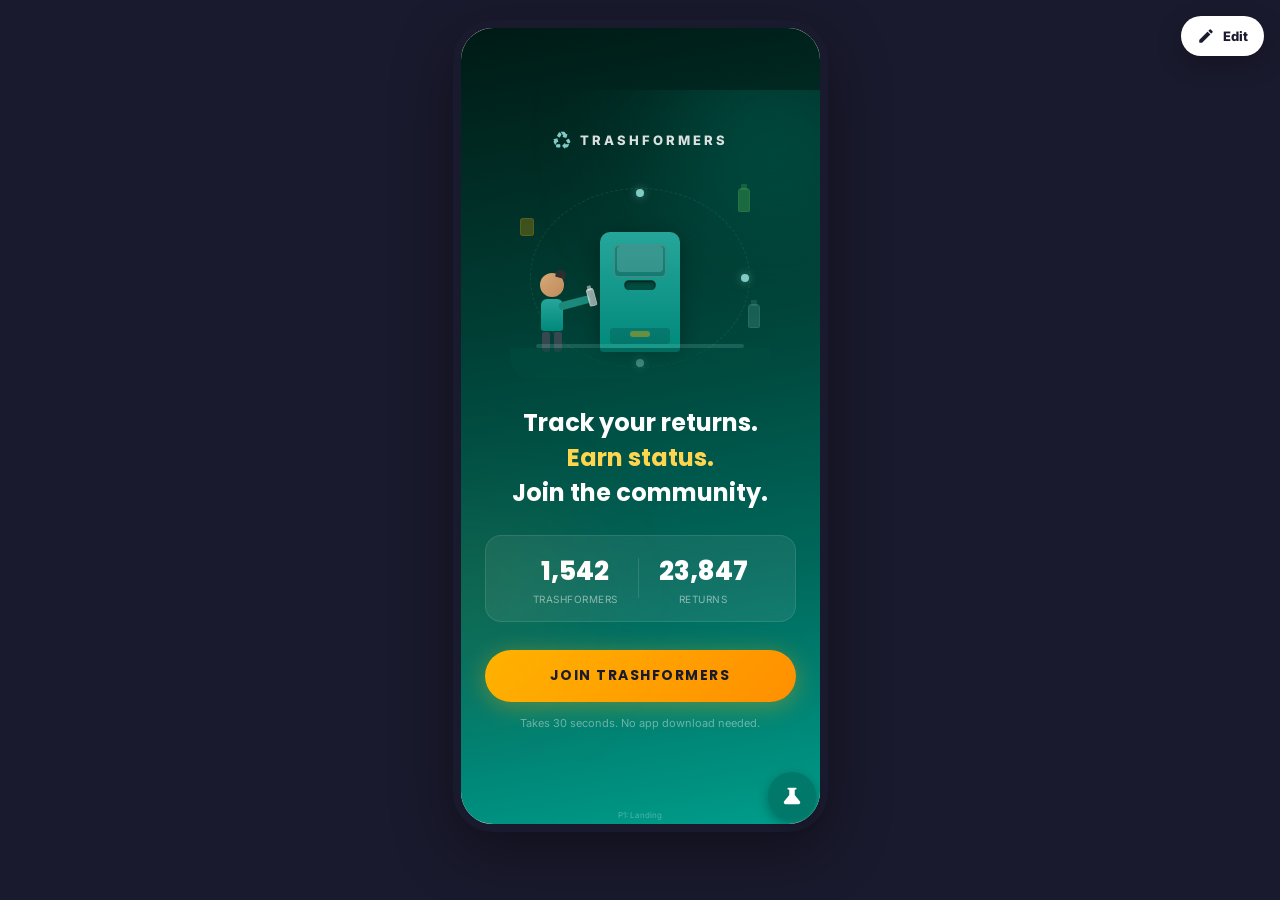
<file: mockup-puce.vercel.app/index.html>
<!DOCTYPE html>
<html lang="en">
<head>
<meta charset="UTF-8">
<meta name="viewport" content="width=device-width,initial-scale=1,maximum-scale=1,user-scalable=no,viewport-fit=cover">
<meta name="theme-color" content="#00796B">
<meta name="apple-mobile-web-app-capable" content="yes">
<meta name="apple-mobile-web-app-status-bar-style" content="black-translucent">
<title>Trashformers PWA — Mockup</title>
<link href="assets/fonts/inter-poppins.css" rel="stylesheet">
<link href="assets/fonts/material-icons-round.css" rel="stylesheet">
<style>
*{margin:0;padding:0;box-sizing:border-box}
:root{
--primary:#009D8B;--primary-dark:#00796B;--primary-light:#E0F2F1;
--bg:#EFF7F6;--white:#FFFFFF;
--text:#212121;--text-2:#757575;--text-on-primary:#FFFFFF;
--success:#009D8B;--warning:#E8A317;--error:#E53935;--error-bg:#FFEBEE;
--gold:#FFB300;--gold-light:#FFF8E1;--gold-bg:#FFF0C2;
--silver:#78909C;--silver-light:#ECEFF1;--silver-bg:#CFD8DC;
--bronze:#8D6E63;--bronze-light:#EFEBE9;--bronze-bg:#D7CCC8;
--platinum:#7E57C2;
--locked:#E0E0E0;--divider:#EEEEEE;
--earned-grad:linear-gradient(135deg,#B2DFDB,#E8F5E9);
--shadow:0 1px 3px rgba(0,0,0,.08);--shadow-up:0 4px 12px rgba(0,0,0,.15);
--radius:8px;--radius-sm:4px;
--nav-h:56px;--header-h:56px;
}
html,body{font-family:'Inter',system-ui,sans-serif;background:#1a1a2e;height:100%;overflow:hidden}
.mi{font-family:'Material Icons Round';font-weight:normal;font-style:normal;font-size:20px;display:inline-block;line-height:1;vertical-align:middle;-webkit-font-smoothing:antialiased}

/* Desktop: phone frame preview */
.phone-frame{position:relative;width:375px;height:812px;margin:20px auto;background:var(--bg);border-radius:40px;overflow:hidden;box-shadow:0 20px 60px rgba(0,0,0,.4);border:8px solid #1a1a2e}
/* Demo FAB — positioned to overlay on phone frame */
.demo-fab{position:fixed;bottom:80px;right:calc(50% - 375px/2 + 12px);z-index:1000}
/* Mobile: full-screen, no frame */
@media(max-width:420px){
  html,body{background:var(--bg)}
  .phone-frame{width:100%;height:100%;height:100dvh;border-radius:0;margin:0;border:0;box-shadow:none}
  .screen-label{display:none!important}
  .demo-fab{right:12px;bottom:72px}
  /* Safe area padding for notched phones */
  .header,.header-home{padding-top:env(safe-area-inset-top)}
  .bottom-nav{padding-bottom:env(safe-area-inset-bottom)}
  /* First screen (landing) needs top padding since no header */
  #p1 .content{padding-top:env(safe-area-inset-top)}
}


.screen{position:absolute;top:0;left:0;width:100%;height:100%;display:none;flex-direction:column;background:var(--bg);z-index:1}
.screen.active{display:flex;z-index:2}
.screen.slide-in{animation:slideIn .25s ease-out}
@keyframes slideIn{from{transform:translateX(100%)}to{transform:translateX(0)}}

.header{min-height:var(--header-h);background:var(--primary);display:flex;align-items:center;padding:0 16px;color:var(--text-on-primary);position:relative;z-index:10}
.header .back{width:32px;height:32px;display:flex;align-items:center;justify-content:center;cursor:pointer;border:0;background:0;color:#fff}
.header .title{flex:1;text-align:center;font-size:17px;font-weight:600}
.header .action{width:32px;height:32px;display:flex;align-items:center;justify-content:center;cursor:pointer}
.header-home{height:80px;min-height:80px;background:var(--primary);padding:12px 16px;display:flex;align-items:center;gap:12px;position:relative;z-index:10}
.header-home .avatar{width:40px;height:40px;border-radius:50%;background:var(--primary-dark);display:flex;align-items:center;justify-content:center;font-size:14px;font-weight:700;color:#fff;cursor:pointer;border:2px solid rgba(255,255,255,.3)}
.header-home .greeting{flex:1;color:#fff}
.header-home .greeting .name{font-size:16px;font-weight:600}
.header-home .greeting .sub{font-size:12px;opacity:.7}
.header-home .gear{cursor:pointer;color:#fff;opacity:.8}

.content{flex:1;overflow-y:auto;overflow-x:hidden;-webkit-overflow-scrolling:touch;position:relative}
.content-pad{padding:16px}

/* ===== Beach Waves — fixed to screen, not scroll container ===== */
.screen:not(#p1)::after{
  content:'';position:absolute;bottom:0;left:0;right:0;height:320px;pointer-events:none;z-index:3;
  background-image:url("data:image/svg+xml,%3Csvg xmlns='http://www.w3.org/2000/svg' viewBox='0 0 375 320' preserveAspectRatio='none'%3E%3Cpath d='M0,200 C60,175 130,215 200,185 C270,155 330,195 375,170 L375,320 L0,320Z' fill='%23009D8B' opacity='0.05'/%3E%3Cpath d='M0,230 C80,210 150,250 220,225 C290,200 340,240 375,215 L375,320 L0,320Z' fill='%23009D8B' opacity='0.07'/%3E%3Cpath d='M0,260 C50,245 110,270 190,255 C270,240 320,265 375,250 L375,320 L0,320Z' fill='%2300796B' opacity='0.1'/%3E%3Crect y='295' width='375' height='25' fill='%23C8AD7F' opacity='0.1'/%3E%3C/svg%3E");
  background-size:100% 100%;background-repeat:no-repeat;
}

.bottom-nav{height:var(--nav-h);min-height:var(--nav-h);background:var(--white);border-top:1px solid var(--divider);display:flex;z-index:20}
.bottom-nav .tab{flex:1;display:flex;flex-direction:column;align-items:center;justify-content:center;gap:2px;cursor:pointer;color:#BDBDBD;font-size:10px;font-weight:500;transition:.15s}
.bottom-nav .tab.active{color:var(--primary)}

.card{background:var(--white);border-radius:var(--radius);box-shadow:var(--shadow);padding:16px;margin-bottom:12px}
.card-row{display:flex;gap:12px;margin-bottom:12px}
.card-row .card{flex:1;margin-bottom:0}

.stat-card{display:flex;align-items:center;gap:12px}
.stat-icon{width:36px;height:36px;border-radius:50%;display:flex;align-items:center;justify-content:center}
.stat-icon.earn{background:#FFF3E0;color:var(--warning)}
.stat-icon.ret{background:#E8F5E9;color:#4CAF50}
.stat-label{font-size:12px;color:var(--text-2)}
.stat-num{font-size:22px;font-weight:700;color:var(--text)}

.progress{height:8px;background:var(--divider);border-radius:4px;overflow:hidden;margin:8px 0}
.progress .fill{height:100%;background:var(--primary);border-radius:4px;transition:width .6s ease-out}

.btn{width:100%;height:48px;border:none;border-radius:var(--radius-sm);background:var(--primary);color:var(--text-on-primary);font-family:inherit;font-size:14px;font-weight:600;letter-spacing:.5px;text-transform:uppercase;cursor:pointer;display:flex;align-items:center;justify-content:center;gap:8px;transition:.15s}
.btn:active{background:var(--primary-dark)}
.btn.disabled{opacity:.4;pointer-events:none}
.btn-outline{background:var(--white);color:var(--primary);border:2px solid var(--primary)}

.input-group{margin-bottom:16px}
.input-group label{display:block;font-size:12px;color:var(--text-2);margin-bottom:6px}
.input-field{width:100%;height:48px;border:1px solid var(--divider);border-radius:var(--radius-sm);padding:0 16px;font-family:inherit;font-size:16px;outline:none;transition:.15s}
.input-field:focus{border-color:var(--primary);border-width:2px;padding:0 15px}
.phone-input{display:flex}
.phone-input .prefix{height:48px;padding:0 12px;background:var(--bg);border:1px solid var(--divider);border-right:0;border-radius:var(--radius-sm) 0 0 var(--radius-sm);display:flex;align-items:center;font-size:15px;color:var(--text-2);font-weight:500}
.phone-input .input-field{border-radius:0 var(--radius-sm) var(--radius-sm) 0}

.otp-boxes{display:flex;gap:12px;justify-content:center;margin:24px 0}
.otp-box{width:48px;height:56px;border:1px solid var(--divider);border-radius:var(--radius-sm);text-align:center;font-size:24px;font-weight:700;font-family:inherit;outline:none}
.otp-box:focus{border:2px solid var(--primary)}

/* Transaction row */
.txn-row{padding:14px 16px;border-bottom:1px solid var(--divider);cursor:pointer;display:flex;flex-direction:column;gap:4px;background:var(--white)}
.txn-row:active{background:var(--bg)}
.txn-top{display:flex;justify-content:space-between;font-size:11px;color:var(--text-2)}
.txn-mid{display:flex;justify-content:space-between;align-items:center}
.txn-mid .loc{font-size:14px;font-weight:600;color:var(--text)}
.txn-mid .amt{font-size:14px;font-weight:700;color:var(--text);display:flex;align-items:center;gap:6px}
.txn-bot{display:flex;justify-content:space-between;align-items:center;font-size:12px;color:var(--text-2)}
.dot{width:8px;height:8px;border-radius:50%;display:inline-block}
.dot.s{background:var(--success)}.dot.p{background:var(--warning)}.dot.f{background:var(--error)}

/* Leaderboard */
.lb-row{display:flex;align-items:center;padding:14px 16px;gap:12px;border-bottom:1px solid var(--divider);cursor:pointer;background:var(--white);transition:.1s}
.lb-row:active{opacity:.9}
.lb-row.rank-1{background:linear-gradient(135deg,#FFF9C4 0%,#FFE082 100%);border-bottom:1px solid #FFD54F;border-left:4px solid var(--gold);box-shadow:0 2px 8px rgba(255,179,0,.2)}
.lb-row.rank-2{background:linear-gradient(135deg,#E8EAF6 0%,#C5CAE9 100%);border-bottom:1px solid #9FA8DA;border-left:4px solid #5C6BC0;box-shadow:0 2px 8px rgba(92,107,192,.15)}
.lb-row.rank-3{background:linear-gradient(135deg,#FBE9E7 0%,#FFCCBC 100%);border-bottom:1px solid #FFAB91;border-left:4px solid #FF7043;box-shadow:0 2px 8px rgba(255,112,67,.15)}
.lb-row.me{background:linear-gradient(135deg,#E0F2F1 0%,#B2DFDB 100%);border-left:4px solid var(--primary);border-bottom:1px solid var(--primary)}
.lb-rank{width:28px;font-size:16px;font-weight:800;color:var(--text-2);text-align:center}
.lb-row.rank-1 .lb-rank{color:var(--gold);font-size:18px}
.lb-row.rank-2 .lb-rank{color:var(--silver);font-size:17px}
.lb-row.rank-3 .lb-rank{color:var(--bronze);font-size:17px}
.lb-row.me .lb-rank{color:var(--primary)}
.lb-avatar{width:38px;height:38px;border-radius:50%;background:var(--primary-light);display:flex;align-items:center;justify-content:center;font-size:13px;font-weight:700;color:var(--primary)}
.lb-row.rank-1 .lb-avatar{background:var(--gold-bg);color:#795548;border:2px solid var(--gold)}
.lb-row.rank-2 .lb-avatar{background:#C5CAE9;color:#283593;border:2px solid #5C6BC0}
.lb-row.rank-3 .lb-avatar{background:#FFCCBC;color:#BF360C;border:2px solid #FF7043}
.lb-row.me .lb-avatar{background:var(--primary);color:#fff;border:2px solid var(--primary-dark)}
.lb-info{flex:1}
.lb-name{font-size:14px;font-weight:600;color:var(--text)}
.lb-row.me .lb-name{color:var(--primary);font-weight:700}
.lb-meta{font-size:11px;color:var(--text-2);display:flex;gap:6px;align-items:center;margin-top:2px}
.lb-pts{font-size:16px;font-weight:800;color:var(--text);text-align:right}
.lb-row.rank-1 .lb-pts{color:var(--gold);font-size:18px}
.lb-row.me .lb-pts{color:var(--primary)}

/* YOUR POSITION separator */
.lb-separator{padding:12px 16px;background:linear-gradient(135deg,var(--primary),var(--primary-dark));display:flex;align-items:center;gap:8px}
.lb-separator .sep-text{font-size:13px;font-weight:700;color:#fff;letter-spacing:1px;text-transform:uppercase}
.lb-separator .sep-line{flex:1;height:1px;background:rgba(255,255,255,.3)}

/* TOP 10 header */
.lb-section-header{padding:10px 16px;background:var(--white);border-bottom:2px solid var(--primary);display:flex;align-items:center;gap:8px}
.lb-section-header .lsh-text{font-size:14px;font-weight:800;color:var(--primary);letter-spacing:1px;text-transform:uppercase}

/* Medal icons */
.medal{width:18px;height:18px;border-radius:50%;display:inline-flex;align-items:center;justify-content:center;font-size:10px;font-weight:800;color:#fff;vertical-align:middle}
.medal.gold{background:linear-gradient(135deg,#FFB300,#FF8F00)}
.medal.silver{background:linear-gradient(135deg,#90A4AE,#607D8B)}
.medal.bronze{background:linear-gradient(135deg,#A1887F,#6D4C41)}
.medal.plat{background:linear-gradient(135deg,#7E57C2,#512DA8)}

/* Crown / Mayor badge */
.mayor-badge{display:inline-flex;align-items:center;gap:3px;background:linear-gradient(135deg,#FFF8E1,#FFE082);padding:1px 6px;border-radius:10px;font-size:10px;font-weight:700;color:#E65100}

/* Badge tiles */
.badge-grid{display:grid;grid-template-columns:repeat(3,1fr);gap:10px}
.badge-tile{background:var(--white);border:1px solid var(--divider);border-radius:var(--radius);padding:12px 6px;text-align:center;cursor:pointer;transition:.15s}
.badge-tile:active{background:var(--bg)}
.badge-tile.earned{border-color:var(--primary);background:var(--primary-light)}
.badge-tile .b-icon{width:36px;height:36px;border-radius:50%;display:flex;align-items:center;justify-content:center;margin:0 auto 6px}
.badge-tile.earned .b-icon{background:var(--primary);color:#fff}
.badge-tile.locked .b-icon{background:var(--locked);color:var(--text-2)}
.badge-tile .b-name{font-size:10px;font-weight:600;color:var(--text)}
.badge-tile .b-prog{font-size:9px;color:var(--text-2);margin-top:2px}
.badge-tile.earned .b-prog{color:var(--primary);font-weight:600}

/* Profile */
.profile-photo{width:80px;height:80px;border-radius:50%;background:linear-gradient(135deg,var(--primary),var(--primary-dark));display:flex;align-items:center;justify-content:center;margin:0 auto 12px;font-size:28px;font-weight:700;color:#fff;box-shadow:var(--shadow)}
.profile-name{text-align:center;font-size:20px;font-weight:700;color:var(--text)}
.level-pill{display:inline-flex;align-items:center;gap:6px;padding:4px 14px;border-radius:20px;font-size:13px;font-weight:600;margin:8px auto}
.level-pill.silver{background:#ECEFF1;color:#455A64}
.stats-row{display:flex;background:var(--white);border-radius:var(--radius);box-shadow:var(--shadow);margin:16px 0;overflow:hidden}
.stats-cell{flex:1;text-align:center;padding:14px 0;border-right:1px solid var(--divider)}
.stats-cell:last-child{border:0}
.stats-cell .num{font-size:22px;font-weight:700;color:var(--text)}
.stats-cell .lbl{font-size:11px;color:var(--text-2);margin-top:2px}

.toggle-row{display:flex;justify-content:space-between;align-items:center;padding:14px 0;border-bottom:1px solid var(--divider)}
.toggle{width:44px;height:24px;border-radius:12px;background:var(--divider);position:relative;cursor:pointer;transition:.2s}
.toggle.on{background:var(--primary)}
.toggle .knob{width:20px;height:20px;border-radius:50%;background:#fff;position:absolute;top:2px;left:2px;transition:.2s;box-shadow:0 1px 3px rgba(0,0,0,.2)}
.toggle.on .knob{left:22px}

.faq-item{background:var(--white);border-radius:var(--radius);margin-bottom:8px;overflow:hidden}
.faq-q{padding:14px 16px;font-size:14px;font-weight:600;color:var(--text);display:flex;justify-content:space-between;align-items:center;cursor:pointer}
.faq-a{padding:0 16px 14px;font-size:13px;color:var(--text-2);line-height:1.5;display:none}
.faq-item.open .faq-a{display:block}

.segment{display:flex;background:var(--divider);border-radius:20px;padding:3px;margin-bottom:12px}
.segment .seg-btn{flex:1;padding:8px 4px;text-align:center;border-radius:18px;font-size:12px;font-weight:600;color:var(--text-2);cursor:pointer;transition:.15s}
.segment .seg-btn.active{background:var(--primary);color:#fff}

.cat-scroll{display:flex;gap:10px;overflow-x:auto;padding-bottom:8px}
.cat-card{min-width:100px;background:var(--white);border-radius:var(--radius);box-shadow:var(--shadow);padding:12px;text-align:center;cursor:pointer;border:2px solid transparent;flex-shrink:0}
.cat-card.active{border-color:var(--primary)}

.mayor-card{background:var(--white);border-radius:var(--radius);box-shadow:var(--shadow);padding:16px;border-top:4px solid var(--gold);margin-bottom:12px;text-align:center}
.challenger-row{display:flex;align-items:center;gap:12px;padding:10px 0;border-bottom:1px solid var(--divider)}
.your-pos-card{background:var(--white);border-radius:var(--radius);box-shadow:var(--shadow);padding:16px;border-left:4px solid var(--primary);margin-bottom:12px}

.share-preview{margin:16px 0;border-radius:12px;overflow:hidden;box-shadow:var(--shadow-up)}
.share-card{background:linear-gradient(135deg,var(--primary),var(--primary-dark));padding:32px 24px;color:#fff;text-align:center}
.share-card .sc-logo{font-size:13px;font-weight:700;letter-spacing:2px;opacity:.8;margin-bottom:16px;display:flex;align-items:center;justify-content:center;gap:6px}
.share-card .sc-photo{width:80px;height:80px;border-radius:50%;background:rgba(255,255,255,.2);margin:0 auto 12px;display:flex;align-items:center;justify-content:center;font-size:32px;font-weight:700;border:3px solid rgba(255,255,255,.5)}
.share-card .sc-name{font-size:20px;font-weight:700;margin-bottom:6px}
.share-card .sc-level{font-size:14px;opacity:.8;margin-bottom:16px}
.share-card .sc-stats{display:flex;justify-content:center;gap:24px;margin-bottom:16px}
.share-card .sc-stat-n{font-size:24px;font-weight:700}
.share-card .sc-stat-l{font-size:10px;opacity:.7}
.share-card .sc-badges{display:flex;justify-content:center;gap:12px;margin-bottom:16px}
.share-card .sc-badges .sb{width:36px;height:36px;border-radius:50%;background:rgba(255,255,255,.2);display:flex;align-items:center;justify-content:center}
.share-card .sc-hash{font-size:16px;font-weight:700;opacity:.9}
.share-card .sc-url{font-size:10px;opacity:.4;margin-top:12px}

.toast{position:absolute;top:50px;left:16px;right:16px;background:var(--white);border-radius:var(--radius);box-shadow:var(--shadow-up);padding:12px 16px;display:flex;align-items:center;gap:12px;z-index:60;transform:translateY(-120%);transition:.3s ease-out;cursor:pointer}
.toast.show{transform:translateY(0)}

.celebration{position:absolute;top:0;left:0;width:100%;height:100%;background:var(--white);z-index:70;display:none;flex-direction:column;align-items:center;justify-content:center;padding:32px;text-align:center}
.celebration.show{display:flex}
.confetti{position:absolute;top:0;left:0;width:100%;height:100%;pointer-events:none;overflow:hidden}
.confetti span{position:absolute;width:8px;height:8px;border-radius:2px;animation:fall 2s ease-in forwards}
@keyframes fall{0%{opacity:1;transform:translateY(-20px) rotate(0)}100%{opacity:0;transform:translateY(700px) rotate(720deg)}}
.celeb-badge{margin-bottom:16px;animation:scaleUp .3s ease-out}
@keyframes scaleUp{0%{transform:scale(0)}80%{transform:scale(1.05)}100%{transform:scale(1)}}
.celeb-badge .cb-circle{width:96px;height:96px;border-radius:50%;background:linear-gradient(135deg,#90A4AE,#607D8B);display:flex;align-items:center;justify-content:center;margin:0 auto;box-shadow:0 4px 20px rgba(0,0,0,.15)}

.push-modal{position:absolute;top:0;left:0;width:100%;height:100%;display:none;align-items:center;justify-content:center;z-index:55}
.push-modal.show{display:flex}
.push-modal .overlay-backdrop{position:absolute;top:0;left:0;width:100%;height:100%;background:rgba(0,0,0,.5)}
.push-modal .modal-card{background:var(--white);border-radius:16px;padding:32px 24px;width:300px;text-align:center;box-shadow:var(--shadow-up);z-index:1;position:relative}

.pwa-banner{position:absolute;bottom:var(--nav-h);left:0;right:0;background:var(--white);box-shadow:var(--shadow-up);padding:12px 16px;display:none;align-items:center;gap:12px;z-index:30}
.pwa-banner.show{display:flex}

.text-center{text-align:center}
.text-teal{color:var(--primary)}
.text-2{color:var(--text-2)}
.text-err{color:var(--error)}
.mb-4{margin-bottom:4px}.mb-8{margin-bottom:8px}.mb-12{margin-bottom:12px}.mb-16{margin-bottom:16px}.mb-24{margin-bottom:24px}
.mt-8{margin-top:8px}.mt-16{margin-top:16px}
.fs-10{font-size:10px}.fs-11{font-size:11px}.fs-12{font-size:12px}.fs-13{font-size:13px}.fs-14{font-size:14px}.fs-16{font-size:16px}.fs-20{font-size:20px}
.fw-600{font-weight:600}.fw-700{font-weight:700}.fw-800{font-weight:800}
.link{color:var(--primary);cursor:pointer;font-size:14px}

/* ===== P1: Landing Page — Deep Ocean Eco ===== */
#p1{background:linear-gradient(170deg,#001A15 0%,#003D33 35%,#00695C 70%,#009D8B 100%)}
#p1 .content{display:flex;align-items:center;justify-content:center}
.p1-wrap{width:100%;padding:40px 24px 32px;text-align:center;position:relative;overflow:hidden}

/* Background orbs for depth */
.p1-wrap::before,.p1-wrap::after{content:'';position:absolute;border-radius:50%;filter:blur(70px);pointer-events:none}
.p1-wrap::before{width:200px;height:200px;background:rgba(0,191,165,.25);top:-60px;right:-50px}
.p1-wrap::after{width:160px;height:160px;background:rgba(255,179,0,.1);bottom:80px;left:-70px}

/* Brand mark */
.p1-brand{display:flex;align-items:center;justify-content:center;gap:8px;margin-bottom:28px;opacity:0;animation:p1Up .6s ease-out .2s forwards}
.p1-brand .mi{font-size:20px;color:#80CBC4}
.p1-brand-name{font-size:13px;font-weight:800;letter-spacing:3px;color:rgba(255,255,255,.85)}

/* Hero visual — CSS-only RVM scene */
.p1-scene{position:relative;width:260px;height:200px;margin:0 auto 28px;opacity:0;animation:p1Up .6s ease-out .4s forwards}

/* Ground / base */
.p1-ground{position:absolute;bottom:0;left:0;right:0;height:30px;background:rgba(0,77,64,.5);border-radius:0 0 20px 20px}
.p1-ground::before{content:'';position:absolute;top:-4px;left:10%;right:10%;height:4px;background:rgba(128,203,196,.2);border-radius:2px}

/* RVM Machine */
.p1-rvm{position:absolute;bottom:26px;left:50%;transform:translateX(-50%);width:80px;height:120px;background:linear-gradient(180deg,#26A69A,#00897B);border-radius:10px 10px 4px 4px;box-shadow:0 4px 20px rgba(0,0,0,.3)}
.p1-rvm::before{content:'';position:absolute;top:12px;left:50%;transform:translateX(-50%);width:50px;height:30px;background:rgba(0,0,0,.2);border-radius:6px;border:2px solid rgba(255,255,255,.15)}
.p1-rvm::after{content:'';position:absolute;top:50px;left:50%;transform:translateX(-50%);width:30px;height:8px;background:#004D40;border-radius:4px;box-shadow:inset 0 1px 3px rgba(0,0,0,.3)}
/* RVM slot opening — the insert hole */
.p1-rvm-slot{position:absolute;top:48px;left:50%;transform:translateX(-50%);width:32px;height:10px;background:#002B25;border-radius:5px;border:1px solid rgba(255,255,255,.1)}
/* RVM screen glow */
.p1-rvm-screen{position:absolute;top:14px;left:50%;transform:translateX(-50%);width:46px;height:26px;background:rgba(128,203,196,.3);border-radius:4px;animation:p1ScreenGlow 2s ease-in-out infinite}
/* RVM base tray */
.p1-rvm-tray{position:absolute;bottom:8px;left:50%;transform:translateX(-50%);width:60px;height:16px;background:rgba(0,0,0,.15);border-radius:3px}
.p1-rvm-tray::after{content:'';position:absolute;top:3px;left:50%;transform:translateX(-50%);width:20px;height:6px;background:rgba(255,179,0,.4);border-radius:3px}

/* Person — stylized stick figure */
.p1-person{position:absolute;bottom:26px;left:30px}
/* Head */
.p1-person-head{width:24px;height:24px;border-radius:50%;background:linear-gradient(135deg,#D7A876,#C08B5C);margin:0 auto 2px;position:relative}
.p1-person-head::after{content:'';position:absolute;top:-3px;right:-2px;width:10px;height:8px;background:#2E2E2E;border-radius:50% 50% 0 0;transform:rotate(15deg)}
/* Body */
.p1-person-body{width:22px;height:32px;background:linear-gradient(180deg,#26A69A,#00897B);border-radius:6px 6px 3px 3px;margin:0 auto;position:relative}
/* Arm reaching toward RVM */
.p1-person-arm{position:absolute;top:4px;right:-28px;width:32px;height:8px;background:#1B8A7A;border-radius:4px;transform:rotate(-15deg);transform-origin:left center}
/* Bottle in hand */
.p1-person-bottle{position:absolute;top:-6px;right:-6px;width:8px;height:18px;background:rgba(255,255,255,.6);border-radius:3px 3px 2px 2px;border:1px solid rgba(255,255,255,.3)}
.p1-person-bottle::before{content:'';position:absolute;top:-4px;left:50%;transform:translateX(-50%);width:4px;height:5px;background:rgba(255,255,255,.5);border-radius:1px 1px 0 0}
/* Legs */
.p1-person-legs{display:flex;gap:4px;justify-content:center;margin-top:1px}
.p1-person-leg{width:8px;height:20px;background:#37474F;border-radius:2px 2px 4px 4px}

/* Floating bottles/cans around scene */
.p1-fl{position:absolute;display:flex;align-items:center;justify-content:center}
.p1-fl-bottle{width:12px;height:24px;border-radius:4px 4px 2px 2px;position:relative}
.p1-fl-bottle::before{content:'';position:absolute;top:-5px;left:50%;transform:translateX(-50%);width:6px;height:6px;border-radius:1px 1px 0 0}
.p1-fl-can{width:14px;height:18px;border-radius:3px;position:relative}

.p1-fl-1{top:10px;right:20px;animation:p1Bob 2.5s ease-in-out infinite;opacity:.7}
.p1-fl-1 .p1-fl-bottle{background:rgba(76,175,80,.5);border:1px solid rgba(76,175,80,.3)}
.p1-fl-1 .p1-fl-bottle::before{background:rgba(76,175,80,.4)}

.p1-fl-2{top:40px;left:10px;animation:p1Bob 3s ease-in-out .7s infinite;opacity:.6}
.p1-fl-2 .p1-fl-can{background:rgba(255,179,0,.4);border:1px solid rgba(255,179,0,.3)}

.p1-fl-3{bottom:50px;right:10px;animation:p1Bob 3.5s ease-in-out 1.2s infinite;opacity:.5}
.p1-fl-3 .p1-fl-bottle{background:rgba(128,203,196,.4);border:1px solid rgba(128,203,196,.3)}
.p1-fl-3 .p1-fl-bottle::before{background:rgba(128,203,196,.3)}

/* Recycling arrows orbiting scene */
.p1-orbit{position:absolute;top:50%;left:50%;width:220px;height:180px;margin:-90px 0 0 -110px;border:1px dashed rgba(128,203,196,.12);border-radius:50%;animation:p1Spin 20s linear infinite}
.p1-orbit-dot{position:absolute;width:8px;height:8px;background:#80CBC4;border-radius:50%;box-shadow:0 0 8px rgba(128,203,196,.5)}
.p1-orbit-dot:nth-child(1){top:0;left:50%;margin-left:-4px}
.p1-orbit-dot:nth-child(2){bottom:0;left:50%;margin-left:-4px}
.p1-orbit-dot:nth-child(3){top:50%;right:0;margin-top:-4px}

@keyframes p1Spin{from{transform:rotate(0)}to{transform:rotate(360deg)}}
@keyframes p1ScreenGlow{0%,100%{opacity:.3}50%{opacity:.6}}

/* Headline */
.p1-headline{font-family:'Poppins',sans-serif;font-size:24px;font-weight:700;line-height:1.45;color:#fff;margin-bottom:24px}
.p1-headline span{display:block;opacity:0;animation:p1Up .5s ease-out forwards}
.p1-headline span:nth-child(1){animation-delay:.6s}
.p1-headline span:nth-child(2){animation-delay:.75s;color:#FFD54F}
.p1-headline span:nth-child(3){animation-delay:.9s}

/* Stats bar — frosted glass */
.p1-stats{display:flex;align-items:center;justify-content:center;gap:20px;margin-bottom:28px;padding:16px 20px;background:rgba(255,255,255,.07);border-radius:16px;border:1px solid rgba(255,255,255,.1);backdrop-filter:blur(8px);-webkit-backdrop-filter:blur(8px);opacity:0;animation:p1Up .5s ease-out 1.05s forwards}
.p1-stat{text-align:center}
.p1-stat-num{font-family:'Poppins',sans-serif;font-size:26px;font-weight:800;color:#fff}
.p1-stat-label{font-size:10px;color:rgba(255,255,255,.5);margin-top:2px;letter-spacing:.5px;text-transform:uppercase}
.p1-stat-div{width:1px;height:40px;background:rgba(255,255,255,.12)}

/* CTA button — gold gradient */
.p1-cta{width:100%;height:52px;border:none;border-radius:26px;background:linear-gradient(135deg,#FFB300,#FF8F00);color:#1a1a2e;font-family:'Poppins',sans-serif;font-size:14px;font-weight:700;letter-spacing:1.5px;text-transform:uppercase;cursor:pointer;box-shadow:0 4px 24px rgba(255,179,0,.35);opacity:0;animation:p1Up .5s ease-out 1.2s forwards;transition:transform .15s,box-shadow .15s}
.p1-cta:active{transform:scale(.97);box-shadow:0 2px 12px rgba(255,179,0,.25)}

/* Trust line */
.p1-trust{font-size:11px;color:rgba(255,255,255,.4);margin-top:14px;opacity:0;animation:p1Up .4s ease-out 1.4s forwards}

/* Animations */
@keyframes p1Up{from{opacity:0;transform:translateY(18px)}to{opacity:1;transform:translateY(0)}}
@keyframes p1Bob{0%,100%{transform:translateY(0)}50%{transform:translateY(-8px)}}
@keyframes p1Pulse{0%,100%{opacity:.2}50%{opacity:.35}}

/* ===== Global Poppins for headings/display ===== */
.header .title{font-family:'Poppins',sans-serif}
.profile-name{font-family:'Poppins',sans-serif}
.stat-num{font-family:'Poppins',sans-serif}
.stats-cell .num{font-family:'Poppins',sans-serif}
.lb-pts{font-family:'Poppins',sans-serif}
#p15 .fs-20.fw-700{font-family:'Poppins',sans-serif}
.celebration .celeb-text{font-family:'Poppins',sans-serif}

/* ===== P2: Registration — Phone illustration ===== */
#p2 .p2-phone-illust{position:relative;width:52px;height:80px;margin:0 auto 24px;display:flex;align-items:center;justify-content:center}
#p2 .p2-phone-body{width:42px;height:72px;background:linear-gradient(180deg,#26A69A,#00897B);border-radius:8px;display:flex;align-items:center;justify-content:center;box-shadow:0 4px 16px rgba(0,157,139,.3);position:relative;z-index:2}
#p2 .p2-phone-screen{width:34px;height:54px;background:rgba(0,0,0,.2);border-radius:4px;display:flex;align-items:center;justify-content:center}
#p2 .p2-phone-screen .mi{font-size:22px;color:rgba(255,255,255,.8)}
#p2 .p2-phone-notch{position:absolute;top:4px;left:50%;transform:translateX(-50%);width:16px;height:3px;background:rgba(0,0,0,.3);border-radius:2px}
/* Signal wave arcs */
#p2 .p2-wave{position:absolute;border:2px solid rgba(0,157,139,.3);border-left:0;border-radius:0 50% 50% 0;z-index:1}
#p2 .p2-wave-1{width:14px;height:28px;top:50%;right:-16px;margin-top:-14px;animation:p2Wave 1.8s ease-out infinite}
#p2 .p2-wave-2{width:22px;height:44px;top:50%;right:-26px;margin-top:-22px;animation:p2Wave 1.8s ease-out .4s infinite}
#p2 .p2-wave-3{width:30px;height:60px;top:50%;right:-36px;margin-top:-30px;animation:p2Wave 1.8s ease-out .8s infinite}
@keyframes p2Wave{0%{opacity:0;transform:scale(.8)}30%{opacity:.7}100%{opacity:0;transform:scale(1.1)}}

/* ===== P3: OTP — Shield/verification illustration ===== */
#p3 .p3-shield-illust{position:relative;width:72px;height:72px;margin:0 auto 20px;display:flex;align-items:center;justify-content:center}
#p3 .p3-shield{width:52px;height:60px;background:linear-gradient(180deg,#26A69A,#00897B);clip-path:polygon(50% 0%,100% 15%,100% 60%,50% 100%,0% 60%,0% 15%);display:flex;align-items:center;justify-content:center;position:relative;z-index:2;box-shadow:0 4px 16px rgba(0,157,139,.3)}
#p3 .p3-shield-inner{width:40px;height:46px;background:rgba(0,0,0,.15);clip-path:polygon(50% 0%,100% 15%,100% 60%,50% 100%,0% 60%,0% 15%);display:flex;align-items:center;justify-content:center}
#p3 .p3-shield-inner .mi{font-size:20px;color:#fff}
#p3 .p3-pulse-ring{position:absolute;top:50%;left:50%;width:66px;height:66px;margin:-33px 0 0 -33px;border:2px solid rgba(0,157,139,.3);border-radius:50%;animation:p3Pulse 2s ease-out infinite;z-index:1}
#p3 .p3-pulse-ring-2{position:absolute;top:50%;left:50%;width:80px;height:80px;margin:-40px 0 0 -40px;border:2px solid rgba(0,157,139,.15);border-radius:50%;animation:p3Pulse 2s ease-out .5s infinite;z-index:1}
@keyframes p3Pulse{0%{transform:scale(.85);opacity:.6}100%{transform:scale(1.2);opacity:0}}

/* ===== P4: UPI Linking — Connected link illustration ===== */
#p4 .p4-link-illust{display:flex;align-items:center;justify-content:center;gap:0;margin:0 auto 12px;position:relative;width:200px;height:60px}
#p4 .p4-circle{width:44px;height:44px;border-radius:50%;display:flex;align-items:center;justify-content:center;z-index:2}
#p4 .p4-circle-upi{background:linear-gradient(135deg,#5C6BC0,#3949AB);box-shadow:0 3px 12px rgba(92,107,192,.3)}
#p4 .p4-circle-upi .mi{font-size:20px;color:#fff}
#p4 .p4-circle-bottle{background:linear-gradient(135deg,#26A69A,#00897B);box-shadow:0 3px 12px rgba(0,157,139,.3)}
#p4 .p4-circle-bottle .mi{font-size:20px;color:#fff}
#p4 .p4-dash-line{flex:1;height:2px;background:repeating-linear-gradient(90deg,var(--primary) 0,var(--primary) 6px,transparent 6px,transparent 12px);margin:0 -4px;z-index:1;max-width:80px}
#p4 .p4-glow-check{animation:p4Glow 2s ease-in-out infinite}
@keyframes p4Glow{0%,100%{filter:drop-shadow(0 0 4px rgba(0,157,139,.2))}50%{filter:drop-shadow(0 0 12px rgba(0,157,139,.5))}}

/* ===== P6: Transaction Detail — Animated status icon ===== */
#p6 .p6-status-circle{position:relative;width:72px;height:72px;margin:0 auto}
#p6 .p6-status-circle svg{width:72px;height:72px}
#p6 .p6-status-circle .p6-ring{fill:none;stroke:var(--success);stroke-width:3;stroke-linecap:round;stroke-dasharray:190;stroke-dashoffset:190;animation:p6DrawRing .8s ease-out forwards}
#p6 .p6-status-circle .p6-check{fill:none;stroke:var(--success);stroke-width:3;stroke-linecap:round;stroke-linejoin:round;stroke-dasharray:36;stroke-dashoffset:36;animation:p6DrawCheck .4s ease-out .7s forwards}
@keyframes p6DrawRing{to{stroke-dashoffset:0}}
@keyframes p6DrawCheck{to{stroke-dashoffset:0}}
/* Shimmer on earned pill */
#p6 .p6-earned-pill{position:relative;overflow:hidden;display:inline-block;padding:8px 32px;background:var(--earned-grad);border-radius:24px;margin-bottom:24px}
#p6 .p6-earned-pill::after{content:'';position:absolute;top:0;left:-100%;width:60%;height:100%;background:linear-gradient(90deg,transparent,rgba(255,255,255,.35),transparent);animation:p6Shimmer 3s ease-in-out infinite}
@keyframes p6Shimmer{0%{left:-100%}50%,100%{left:150%}}

/* ===== P11: Badge Detail — Sunburst rays ===== */
#p11 .p11-sunburst{position:relative;width:120px;height:120px;margin:0 auto 16px;display:flex;align-items:center;justify-content:center}
#p11 .p11-rays{position:absolute;top:0;left:0;width:120px;height:120px;animation:p11Spin 30s linear infinite}
#p11 .p11-ray{position:absolute;top:50%;left:50%;width:4px;height:56px;margin-left:-2px;margin-top:-56px;background:rgba(0,157,139,.12);border-radius:2px;transform-origin:center bottom}
#p11 .p11-ray:nth-child(1){transform:rotate(0)}
#p11 .p11-ray:nth-child(2){transform:rotate(30deg)}
#p11 .p11-ray:nth-child(3){transform:rotate(60deg)}
#p11 .p11-ray:nth-child(4){transform:rotate(90deg)}
#p11 .p11-ray:nth-child(5){transform:rotate(120deg)}
#p11 .p11-ray:nth-child(6){transform:rotate(150deg)}
#p11 .p11-ray:nth-child(7){transform:rotate(180deg)}
#p11 .p11-ray:nth-child(8){transform:rotate(210deg)}
#p11 .p11-ray:nth-child(9){transform:rotate(240deg)}
#p11 .p11-ray:nth-child(10){transform:rotate(270deg)}
#p11 .p11-ray:nth-child(11){transform:rotate(300deg)}
#p11 .p11-ray:nth-child(12){transform:rotate(330deg)}
@keyframes p11Spin{from{transform:rotate(0)}to{transform:rotate(360deg)}}
#p11 .p11-badge-icon{width:96px;height:96px;border-radius:50%;display:flex;align-items:center;justify-content:center;position:relative;z-index:2}
#p11 .p11-badge-icon.earned{box-shadow:0 0 0 4px rgba(255,179,0,.25),0 0 20px rgba(255,179,0,.15)}
#p11 .p11-badge-icon.earned .p11-glow-ring{position:absolute;top:-6px;left:-6px;right:-6px;bottom:-6px;border-radius:50%;border:2px solid rgba(255,179,0,.35);animation:p11GlowPulse 2s ease-in-out infinite}
@keyframes p11GlowPulse{0%,100%{opacity:.3;transform:scale(1)}50%{opacity:.7;transform:scale(1.06)}}

/* ===== P12: Collection Point — Mini RVM ===== */
#p12 .p12-mini-rvm{display:inline-flex;align-items:flex-end;width:32px;height:42px;position:relative;vertical-align:middle;margin-right:6px}
#p12 .p12-rvm-box{width:28px;height:38px;background:linear-gradient(180deg,#26A69A,#00897B);border-radius:4px 4px 2px 2px;position:relative}
#p12 .p12-rvm-screen{position:absolute;top:5px;left:50%;transform:translateX(-50%);width:18px;height:10px;background:rgba(0,0,0,.2);border-radius:2px;animation:p1ScreenGlow 2s ease-in-out infinite}
#p12 .p12-rvm-slot{position:absolute;top:18px;left:50%;transform:translateX(-50%);width:14px;height:4px;background:#004D40;border-radius:2px}
#p12 .p12-rvm-tray{position:absolute;bottom:3px;left:50%;transform:translateX(-50%);width:22px;height:6px;background:rgba(0,0,0,.12);border-radius:1px}

/* ===== Celebration — Enhanced ===== */
.celebration .celeb-badge .cb-glow-ring{position:absolute;top:-10px;left:-10px;right:-10px;bottom:-10px;border-radius:50%;border:3px solid rgba(0,157,139,.25);animation:celebGlowPulse 2s ease-in-out infinite}
.celebration .celeb-badge .cb-glow-ring-2{position:absolute;top:-20px;left:-20px;right:-20px;bottom:-20px;border-radius:50%;border:2px solid rgba(0,157,139,.12);animation:celebGlowPulse 2s ease-in-out .5s infinite}
@keyframes celebGlowPulse{0%,100%{opacity:.2;transform:scale(1)}50%{opacity:.6;transform:scale(1.05)}}
.celebration .celeb-badge{position:relative;margin-bottom:16px}

/* ===== Toasts — Enhanced ===== */
.toast{border-radius:12px;box-shadow:0 6px 20px rgba(0,0,0,.12);overflow:hidden}
#toastBadge{border-left:3px solid transparent;border-image:linear-gradient(180deg,#009D8B,#00695C) 1}
#toastMayor{border-left:3px solid transparent;border-image:linear-gradient(180deg,#FFB300,#FF8F00) 1}

/* ===== Push Modal — Animated bell ===== */
#pushModal .p-bell-anim{display:inline-block;animation:pushBellSwing 2.5s ease-in-out infinite;transform-origin:top center}
@keyframes pushBellSwing{0%,100%{transform:rotate(0)}10%{transform:rotate(14deg)}20%{transform:rotate(-12deg)}30%{transform:rotate(8deg)}40%{transform:rotate(-4deg)}50%,100%{transform:rotate(0)}}
/* ===== Tvastr embedded editor ===== */
.tvastr-editor-toggle{position:fixed;top:16px;right:16px;z-index:3000;height:40px;border:0;border-radius:20px;background:#fff;color:#1a1a2e;box-shadow:0 8px 24px rgba(0,0,0,.25);font-family:Inter,system-ui,sans-serif;font-size:13px;font-weight:800;padding:0 16px;display:flex;align-items:center;gap:8px;cursor:pointer}
.tvastr-editor-toggle .mi{font-size:18px}
.tvastr-editor-toggle.is-on{background:#111827;color:#fff}
.tvastr-editor-bar{position:fixed;top:64px;left:50%;transform:translateX(-50%);z-index:3000;width:min(760px,calc(100vw - 24px));min-height:48px;border-radius:8px;background:#111827;color:#fff;box-shadow:0 12px 32px rgba(0,0,0,.32);display:none;align-items:center;gap:10px;padding:8px 10px;font-family:Inter,system-ui,sans-serif}
body.tvastr-editing .tvastr-editor-bar{display:flex}
.tvastr-editor-bar .tvastr-pill{display:inline-flex;align-items:center;gap:6px;height:30px;padding:0 10px;border-radius:999px;background:rgba(255,255,255,.1);font-size:12px;font-weight:700;white-space:nowrap}
.tvastr-editor-bar .tvastr-spacer{flex:1}
.tvastr-editor-bar button,.tvastr-editor-panel button{border:0;border-radius:6px;background:#fff;color:#111827;font-family:Inter,system-ui,sans-serif;font-size:12px;font-weight:800;min-height:30px;padding:0 10px;cursor:pointer}
.tvastr-editor-bar button.secondary,.tvastr-editor-panel button.secondary{background:#273244;color:#fff}
.tvastr-editor-bar button.danger,.tvastr-editor-panel button.danger{background:#B42318;color:#fff}
.tvastr-editor-bar button:disabled,.tvastr-editor-panel button:disabled{opacity:.4;cursor:not-allowed}
.tvastr-editor-panel{position:fixed;top:124px;right:16px;bottom:16px;z-index:3000;width:310px;display:none;overflow:auto;border-radius:8px;background:#fff;color:#111827;box-shadow:0 16px 40px rgba(0,0,0,.35);font-family:Inter,system-ui,sans-serif}
body.tvastr-editing .tvastr-editor-panel{display:block}
.tvastr-panel-head{position:sticky;top:0;background:#fff;border-bottom:1px solid #E5E7EB;padding:14px 14px 10px;z-index:1}
.tvastr-panel-title{font-size:14px;font-weight:800;margin-bottom:4px}
.tvastr-panel-subtitle{font-size:11px;color:#667085;line-height:1.35;word-break:break-word}
.tvastr-panel-section{border-bottom:1px solid #E5E7EB;padding:12px 14px}
.tvastr-section-title{font-size:11px;font-weight:800;letter-spacing:.04em;text-transform:uppercase;color:#667085;margin-bottom:8px}
.tvastr-field{display:flex;flex-direction:column;gap:5px;margin-bottom:10px}
.tvastr-field:last-child{margin-bottom:0}
.tvastr-field label{font-size:11px;font-weight:700;color:#344054}
.tvastr-field input,.tvastr-field textarea,.tvastr-field select{width:100%;border:1px solid #D0D5DD;border-radius:6px;background:#fff;color:#111827;font-family:Inter,system-ui,sans-serif;font-size:12px;padding:8px;outline:none}
.tvastr-field textarea{min-height:72px;resize:vertical;line-height:1.35}
.tvastr-row{display:flex;gap:8px;align-items:center}
.tvastr-row>*{flex:1}
.tvastr-actions{display:grid;grid-template-columns:repeat(2,1fr);gap:8px}
.tvastr-empty{font-size:12px;line-height:1.45;color:#667085}
.tvastr-scope{font-size:11px;color:#667085;background:#F2F4F7;border-radius:6px;padding:8px;line-height:1.4}
.tvastr-validation{font-size:12px;line-height:1.45;color:#344054}
.tvastr-validation.is-ok{color:#067647}
.tvastr-validation.is-warn{color:#B54708}
.tvastr-export-note{font-size:11px;line-height:1.4;color:#667085;margin-top:8px}
.tvastr-hovered{box-shadow:inset 0 0 0 2px rgba(0,157,139,.45)!important}
.tvastr-selected{box-shadow:inset 0 0 0 3px #2563EB,0 0 0 2px rgba(255,255,255,.9)!important}
.tvastr-hidden-by-editor{display:none!important}
body.tvastr-editing #app{outline:2px solid rgba(255,255,255,.18);outline-offset:6px}
body.tvastr-editing [contenteditable="true"]{outline:2px solid #2563EB;outline-offset:2px;border-radius:4px}
@media(max-width:860px){
  .tvastr-editor-bar{left:12px;right:12px;transform:none;width:auto;top:58px}
  .tvastr-editor-panel{left:12px;right:12px;bottom:12px;top:auto;width:auto;max-height:46vh}
  body.tvastr-editing .demo-fab{display:none}
}
</style>
</head>
<body>
<div class="phone-frame" id="app">

  <!-- ==================== P1: LANDING ==================== -->
  <div class="screen active" id="p1">
    <div class="content">
      <div class="p1-wrap">
        <!-- Brand -->
        <div class="p1-brand">
          <span class="mi">recycling</span>
          <span class="p1-brand-name">TRASHFORMERS</span>
        </div>

        <!-- Hero — CSS illustration of person at RVM -->
        <div class="p1-scene">
          <!-- Orbiting dots -->
          <div class="p1-orbit"><div class="p1-orbit-dot"></div><div class="p1-orbit-dot"></div><div class="p1-orbit-dot"></div></div>
          <!-- Floating bottles -->
          <div class="p1-fl p1-fl-1"><div class="p1-fl-bottle"></div></div>
          <div class="p1-fl p1-fl-2"><div class="p1-fl-can"></div></div>
          <div class="p1-fl p1-fl-3"><div class="p1-fl-bottle"></div></div>
          <!-- Person -->
          <div class="p1-person">
            <div class="p1-person-head"></div>
            <div class="p1-person-body">
              <div class="p1-person-arm"><div class="p1-person-bottle"></div></div>
            </div>
            <div class="p1-person-legs"><div class="p1-person-leg"></div><div class="p1-person-leg"></div></div>
          </div>
          <!-- RVM Machine -->
          <div class="p1-rvm">
            <div class="p1-rvm-screen"></div>
            <div class="p1-rvm-slot"></div>
            <div class="p1-rvm-tray"></div>
          </div>
          <!-- Ground -->
          <div class="p1-ground"></div>
        </div>

        <!-- Headline -->
        <div class="p1-headline">
          <span>Track your returns.</span>
          <span>Earn status.</span>
          <span>Join the community.</span>
        </div>

        <!-- Stats -->
        <div class="p1-stats">
          <div class="p1-stat">
            <div class="p1-stat-num">1,542</div>
            <div class="p1-stat-label">Trashformers</div>
          </div>
          <div class="p1-stat-div"></div>
          <div class="p1-stat">
            <div class="p1-stat-num">23,847</div>
            <div class="p1-stat-label">Returns</div>
          </div>
        </div>

        <!-- CTA -->
        <button class="p1-cta" onclick="go('p2')">JOIN TRASHFORMERS</button>
        <div class="p1-trust">Takes 30 seconds. No app download needed.</div>
      </div>
    </div>
  </div>

  <!-- ==================== P2: REGISTRATION ==================== -->
  <div class="screen" id="p2">
    <div class="header"><div class="back" onclick="go('p1')"><span class="mi">arrow_back</span></div><div class="title">Join Trashformers</div><div style="width:32px"></div></div>
    <div class="content">
      <div style="padding:40px 24px;text-align:center">
        <div class="p2-phone-illust">
          <div class="p2-phone-body"><div class="p2-phone-notch"></div><div class="p2-phone-screen"><span class="mi">smartphone</span></div></div>
          <div class="p2-wave p2-wave-1"></div>
          <div class="p2-wave p2-wave-2"></div>
          <div class="p2-wave p2-wave-3"></div>
        </div>
        <div class="fs-16 fw-600 mb-16" style="color:var(--text)">Enter your mobile number</div>
        <div class="phone-input mb-16"><div class="prefix">+91</div><input class="input-field" type="tel" placeholder="98765 43210" maxlength="10"></div>
        <button class="btn mb-16" onclick="go('p3')">SEND OTP</button>
        <div class="fs-12 text-2">We'll send a verification code to this number</div>
        <div style="position:absolute;bottom:32px;left:24px;right:24px;font-size:10px;color:var(--text-2)">By continuing, you agree to our <span class="text-teal">Terms</span> & <span class="text-teal">Privacy Policy</span></div>
      </div>
    </div>
  </div>

  <!-- ==================== P3: OTP ==================== -->
  <div class="screen" id="p3">
    <div class="header"><div class="back" onclick="go('p2')"><span class="mi">arrow_back</span></div><div class="title">Verify Your Number</div><div style="width:32px"></div></div>
    <div class="content">
      <div style="padding:40px 24px;text-align:center">
        <div class="p3-shield-illust">
          <div class="p3-shield"><div class="p3-shield-inner"><span class="mi">lock</span></div></div>
          <div class="p3-pulse-ring"></div>
          <div class="p3-pulse-ring-2"></div>
        </div>
        <div class="fs-14 text-2 mb-8">Enter the code sent to</div>
        <div class="fs-14 fw-600 mb-24" style="color:var(--text)">+91 98765 43210 <span class="text-teal link" onclick="go('p2')">Edit</span></div>
        <div class="otp-boxes"><input class="otp-box" maxlength="1" value="4"><input class="otp-box" maxlength="1" value="7"><input class="otp-box" maxlength="1" value="2"><input class="otp-box" maxlength="1" value="9"></div>
        <button class="btn mb-24" onclick="go('p4')">VERIFY</button>
        <div class="fs-13 text-2">Didn't receive the code?</div>
        <div class="fs-13 text-teal mt-8" style="cursor:pointer">Resend OTP</div>
      </div>
    </div>
  </div>

  <!-- ==================== P4: UPI LINKING ==================== -->
  <div class="screen" id="p4">
    <div class="header"><div class="back" onclick="go('p3')"><span class="mi">arrow_back</span></div><div class="title">Link Your Returns</div><div style="width:32px"></div></div>
    <div class="content">
      <div style="padding:24px">
        <div class="card" style="text-align:center;border-left:4px solid var(--success)">
          <div class="p4-link-illust">
            <div class="p4-circle p4-circle-upi"><span class="mi">account_balance_wallet</span></div>
            <div class="p4-dash-line"></div>
            <div class="p4-circle p4-circle-bottle"><span class="mi">recycling</span></div>
          </div>
          <span class="mi p4-glow-check" style="font-size:36px;color:var(--success);display:block;margin-bottom:8px">check_circle</span>
          <div class="fs-16 fw-600 mb-8">We found your returns!</div>
          <div style="display:flex;justify-content:center;gap:24px">
            <div><div class="fs-20 fw-700 text-teal">3</div><div class="fs-12 text-2">containers</div></div>
            <div><div class="fs-20 fw-700 text-teal">&#8377; 11</div><div class="fs-12 text-2">deposit earned</div></div>
          </div>
        </div>
        <div class="fs-13 text-2 mb-16">Link your UPI ID to see the full history and connect future returns.</div>
        <div class="input-group"><label>UPI ID</label><input class="input-field" placeholder="yourname@upi" value="mohan.k@paytm"></div>
        <button class="btn mb-16" onclick="go('p5')">LINK & CONTINUE</button>
        <div class="text-center"><span class="link" onclick="go('p5')">Skip for now <span class="mi" style="font-size:14px">arrow_forward</span></span></div>
      </div>
    </div>
  </div>

  <!-- ==================== P5: HOME ==================== -->
  <div class="screen" id="p5">
    <div class="header-home">
      <div class="avatar" onclick="switchTab('profile')">MK</div>
      <div class="greeting"><div class="name">Hello, Mohan K.</div><div class="sub">Your Impact</div></div>
      <div class="gear" onclick="go('p14')"><span class="mi" style="color:#fff">settings</span></div>
    </div>
    <div class="content">
      <div class="content-pad">
        <div class="card-row">
          <div class="card stat-card"><div class="stat-icon earn"><span class="mi" style="font-size:18px">currency_rupee</span></div><div><div class="stat-label">Total Earned</div><div class="stat-num">&#8377; 156</div></div></div>
          <div class="card stat-card"><div class="stat-icon ret"><span class="mi" style="font-size:18px">recycling</span></div><div><div class="stat-label">Containers</div><div class="stat-num">34</div></div></div>
        </div>
        <!-- Level -->
        <div class="card">
          <div style="display:flex;align-items:center;gap:8px;margin-bottom:4px">
            <span class="medal silver"><span class="mi" style="font-size:12px">star</span></span>
            <span class="fs-14 fw-600">Silver Trashformer</span>
            <span class="fs-12 text-2" style="margin-left:auto">142 / 200</span>
          </div>
          <div class="progress"><div class="fill" style="width:71%"></div></div>
          <div class="fs-12 text-teal">58 points to Gold</div>
        </div>
        <!-- Leaderboard teaser -->
        <div class="card" onclick="window.location.href='leaderboard.html'" style="cursor:pointer">
          <div style="display:flex;justify-content:space-between;align-items:center">
            <div><div class="fs-14 fw-600"><span class="mi" style="font-size:18px;color:var(--gold);vertical-align:middle">emoji_events</span> You're #34 in Goa</div><div class="fs-12 text-2 mt-8">2 spots behind Raj P.</div></div>
            <span class="fs-12 text-teal">View <span class="mi" style="font-size:14px">chevron_right</span></span>
          </div>
        </div>
        <!-- Recent badge -->
        <div class="card" style="border-left:4px solid var(--primary);position:relative" id="badgeCard" onclick="go('p10')">
          <div style="position:absolute;top:8px;right:12px;cursor:pointer;color:var(--text-2)" onclick="event.stopPropagation();document.getElementById('badgeCard').style.display='none'"><span class="mi" style="font-size:18px">close</span></div>
          <div style="display:flex;align-items:center;gap:12px">
            <span class="mi" style="font-size:28px;color:var(--primary)">workspace_premium</span>
            <div><div class="fs-14 fw-600">You earned "Explorer"!</div><div class="fs-12 text-2">Returned at 3 locations</div></div>
          </div>
        </div>
        <!-- Transactions -->
        <div style="display:flex;justify-content:space-between;align-items:center;margin-bottom:8px">
          <div class="fs-16 fw-600">All Transactions</div>
          <span class="mi text-teal" style="cursor:pointer">refresh</span>
        </div>
        <div class="card" style="padding:0;overflow:hidden">
          <div class="txn-row" onclick="go('p6')"><div class="txn-top"><span>19 May &middot; 3:23 pm</span><span>#TXN05192500003219</span></div><div class="txn-mid"><span class="loc">Unique Collections</span><span class="amt"><span class="dot s"></span> &#8377; 5</span></div><div class="txn-bot"><span>1 item</span><span class="mi" style="font-size:16px;color:var(--text-2)">chevron_right</span></div></div>
          <div class="txn-row" onclick="go('p6')"><div class="txn-top"><span>19 May &middot; 3:21 pm</span><span>#TXN05192500003217</span></div><div class="txn-mid"><span class="loc">Unique Collections</span><span class="amt"><span class="dot s"></span> &#8377; 5</span></div><div class="txn-bot"><span>1 item</span><span class="mi" style="font-size:16px;color:var(--text-2)">chevron_right</span></div></div>
          <div class="txn-row" onclick="go('p6')"><div class="txn-top"><span>13 May &middot; 4:25 pm</span><span>#TXN05132500003176</span></div><div class="txn-mid"><span class="loc">sahosa</span><span class="amt"><span class="dot f"></span> &#8377; 5</span></div><div class="txn-bot"><span>1 item &middot; <span class="text-err">Failed</span></span><span class="mi" style="font-size:16px;color:var(--text-2)">chevron_right</span></div></div>
          <div class="txn-row" onclick="go('p6')"><div class="txn-top"><span>13 May &middot; 12:15 pm</span><span>#TXN05132500003144</span></div><div class="txn-mid"><span class="loc">Calangute RVM</span><span class="amt"><span class="dot p"></span> &#8377; 2</span></div><div class="txn-bot"><span>1 item &middot; <span style="color:var(--warning)">Pending</span></span><span class="mi" style="font-size:16px;color:var(--text-2)">chevron_right</span></div></div>
          <div class="txn-row" onclick="go('p6')"><div class="txn-top"><span>10 May &middot; 11:45 am</span><span>#TXN05102500003098</span></div><div class="txn-mid"><span class="loc">Panjim Depot</span><span class="amt"><span class="dot s"></span> &#8377; 10</span></div><div class="txn-bot"><span>2 items</span><span class="mi" style="font-size:16px;color:var(--text-2)">chevron_right</span></div></div>
        </div>
      </div>
    </div>
    <div class="pwa-banner" id="pwaBanner"><span class="mi" style="font-size:28px;color:var(--primary)">add_to_home_screen</span><div style="flex:1;font-size:13px;color:var(--text)">Add Trashformers to your home screen</div><div style="font-size:12px;font-weight:600;color:var(--primary);cursor:pointer">Add</div><span class="mi" style="font-size:18px;color:var(--text-2);cursor:pointer" onclick="document.getElementById('pwaBanner').classList.remove('show')">close</span></div>
    <div class="bottom-nav">
      <div class="tab active" onclick="switchTab('home')"><span class="mi">home</span>Home</div>
      <div class="tab" onclick="window.location.href='leaderboard.html'"><span class="mi">leaderboard</span>Leaderboard</div>
      <div class="tab" onclick="switchTab('profile')"><span class="mi">person</span>Profile</div>
    </div>
  </div>

  <!-- ==================== P6: TRANSACTION DETAIL ==================== -->
  <div class="screen" id="p6">
    <div class="header"><div class="back" onclick="goBack()"><span class="mi">arrow_back</span></div><div class="title">Transaction Details</div><div style="width:32px"></div></div>
    <div class="content">
      <div style="padding:32px 24px;text-align:center">
        <div class="p6-status-circle">
          <svg viewBox="0 0 72 72">
            <circle class="p6-ring" cx="36" cy="36" r="30" transform="rotate(-90 36 36)"/>
            <polyline class="p6-check" points="22,36 32,46 50,28"/>
          </svg>
        </div>
        <div class="fs-14 text-2 mb-8 mt-8">You've earned</div>
        <div class="p6-earned-pill"><span style="font-size:28px;font-weight:700;font-family:'Poppins',sans-serif">&#8377; 5</span></div>
        <div class="fs-16 fw-600 mb-12">Summary</div>
        <div class="fs-13 text-2 mb-8">Date: 19 May 2025 &middot; 3:03 pm</div>
        <div class="fs-13 text-2 mb-16">Unique Collections</div>
        <div style="display:flex;justify-content:space-between;padding:0 16px;margin-bottom:4px" class="fs-13"><span>&#8377; 5 x <span class="text-teal" style="text-decoration:underline;cursor:pointer">1 units</span></span><span>&#8377; 5</span></div>
        <div style="background:var(--bg);padding:10px 16px;border-radius:var(--radius-sm);display:flex;justify-content:space-between;margin-bottom:16px" class="fs-14 fw-600"><span>Amount</span><span>&#8377; 5</span></div>
        <div class="card" style="text-align:left;font-size:12px;margin-bottom:16px"><table width="100%" style="border-collapse:collapse"><thead><tr style="color:var(--text-2);border-bottom:1px solid var(--divider)"><th style="padding:6px 4px;font-weight:600;text-align:left">Material</th><th style="padding:6px 4px;font-weight:600">Content</th><th style="padding:6px 4px;font-weight:600">Cap (ML)</th><th style="padding:6px 4px;font-weight:600">Qty</th></tr></thead><tbody><tr><td style="padding:8px 4px">Glass</td><td style="padding:8px 4px;text-align:center">Liquor</td><td style="padding:8px 4px;text-align:center">750 ml</td><td style="padding:8px 4px;text-align:center">1</td></tr><tr style="border-top:1px solid var(--divider);font-weight:600"><td colspan="3" style="padding:8px 4px">Total</td><td style="padding:8px 4px;text-align:center">1</td></tr></tbody></table></div>
        <div class="card" style="border-left:4px solid var(--primary);text-align:left"><div class="fs-14 fw-600"><span class="mi" style="font-size:16px;color:var(--primary);vertical-align:middle">stars</span> Points earned: +5</div><div class="fs-12 text-teal mt-8">(+5 weekly bonus!)</div></div>
        <div class="mt-16"><span class="link">I didn't receive my refund! Call us.</span></div>
      </div>
    </div>
    <div class="bottom-nav"><div class="tab active" onclick="switchTab('home')"><span class="mi">home</span>Home</div><div class="tab" onclick="window.location.href='leaderboard.html'"><span class="mi">leaderboard</span>Leaderboard</div><div class="tab" onclick="switchTab('profile')"><span class="mi">person</span>Profile</div></div>
  </div>

  <!-- ==================== P7: PROFILE ==================== -->
  <div class="screen" id="p7">
    <div class="header"><div style="width:32px"></div><div class="title">My Profile</div><div class="action" onclick="go('p14')"><span class="mi">settings</span></div><div class="action" onclick="go('p8')"><span class="mi">edit</span></div></div>
    <div class="content">
      <div style="padding:24px 16px;text-align:center">
        <div class="profile-photo">MK</div>
        <div class="profile-name mb-8">Mohan K.</div>
        <div style="display:flex;justify-content:center"><div class="level-pill silver"><span class="medal silver"><span class="mi" style="font-size:12px">star</span></span> Silver Trashformer</div></div>
        <div class="stats-row">
          <div class="stats-cell"><div class="num">34</div><div class="lbl">Returns</div></div>
          <div class="stats-cell"><div class="num">142</div><div class="lbl">Points</div></div>
          <div class="stats-cell"><div class="num">5</div><div class="lbl">Badges</div></div>
        </div>
        <div style="text-align:left;margin-bottom:16px">
          <div class="fs-14 fw-600 mb-8"><span class="mi" style="font-size:18px;color:var(--gold);vertical-align:middle">local_activity</span> Mayor of:</div>
          <div class="fs-13"><span class="text-teal link" onclick="go('p12')">Calangute RVM</span> &middot; <span class="text-teal link" onclick="go('p12')">Panjim Depot</span></div>
        </div>
        <div style="text-align:left;margin-bottom:16px">
          <div class="fs-16 fw-600 mb-12">Badges</div>
          <div class="badge-grid">
            <div class="badge-tile earned" onclick="go('p11')"><div class="b-icon"><span class="mi" style="font-size:18px">water_drop</span></div><span class="b-name">First Drop</span><span class="b-prog"><span class="mi" style="font-size:10px">check</span></span></div>
            <div class="badge-tile earned" onclick="go('p11')"><div class="b-icon"><span class="mi" style="font-size:18px">celebration</span></div><span class="b-name">Ten Down</span><span class="b-prog"><span class="mi" style="font-size:10px">check</span></span></div>
            <div class="badge-tile locked" onclick="go('p11')"><div class="b-icon"><span class="mi" style="font-size:18px">emoji_events</span></div><span class="b-name">Half Century</span><span class="b-prog">34/50</span></div>
            <div class="badge-tile locked" onclick="go('p11')"><div class="b-icon"><span class="mi" style="font-size:18px">military_tech</span></div><span class="b-name">Century Club</span><span class="b-prog">34/100</span></div>
            <div class="badge-tile locked" onclick="go('p11')"><div class="b-icon"><span class="mi" style="font-size:18px">fitness_center</span></div><span class="b-name">500 Strong</span><span class="b-prog">34/500</span></div>
            <div class="badge-tile earned" onclick="go('p11')"><div class="b-icon"><span class="mi" style="font-size:18px">explore</span></div><span class="b-name">Explorer</span><span class="b-prog"><span class="mi" style="font-size:10px">check</span></span></div>
            <div class="badge-tile locked" onclick="go('p11')"><div class="b-icon"><span class="mi" style="font-size:18px">hiking</span></div><span class="b-name">Wanderer</span><span class="b-prog">3/5</span></div>
            <div class="badge-tile locked" onclick="go('p11')"><div class="b-icon"><span class="mi" style="font-size:18px">public</span></div><span class="b-name">All-Goa</span><span class="b-prog">N only</span></div>
            <div class="badge-tile earned" onclick="go('p11')"><div class="b-icon"><span class="mi" style="font-size:18px">local_fire_department</span></div><span class="b-name">Week Warrior</span><span class="b-prog"><span class="mi" style="font-size:10px">check</span></span></div>
            <div class="badge-tile locked" onclick="go('p11')"><div class="b-icon"><span class="mi" style="font-size:18px">calendar_month</span></div><span class="b-name">Month Master</span><span class="b-prog">4/12 wk</span></div>
            <div class="badge-tile earned" onclick="go('p11')"><div class="b-icon"><span class="mi" style="font-size:18px">bolt</span></div><span class="b-name">Early Adopter</span><span class="b-prog"><span class="mi" style="font-size:10px">check</span></span></div>
            <div class="badge-tile locked" onclick="go('p11')"><div class="b-icon"><span class="mi" style="font-size:18px">local_bar</span></div><span class="b-name">Glass Act</span><span class="b-prog">8/20</span></div>
            <div class="badge-tile locked" onclick="go('p11')"><div class="b-icon"><span class="mi" style="font-size:18px">recycling</span></div><span class="b-name">PET Project</span><span class="b-prog">12/20</span></div>
          </div>
        </div>
        <div class="fs-12 text-2 mb-16">Member since: March 2026</div>
        <button class="btn" onclick="go('p13')"><span class="mi" style="font-size:18px">share</span> SHARE MY PROFILE</button>
      </div>
    </div>
    <div class="bottom-nav"><div class="tab" onclick="switchTab('home')"><span class="mi">home</span>Home</div><div class="tab" onclick="window.location.href='leaderboard.html'"><span class="mi">leaderboard</span>Leaderboard</div><div class="tab active" onclick="switchTab('profile')"><span class="mi">person</span>Profile</div></div>
  </div>

  <!-- ==================== P8: PROFILE EDIT ==================== -->
  <div class="screen" id="p8">
    <div class="header"><div class="back" onclick="goBack()"><span class="mi">arrow_back</span></div><div class="title">Edit Profile</div><div class="action" style="font-size:14px;font-weight:600" onclick="goBack()">Save</div></div>
    <div class="content">
      <div style="padding:32px 24px;text-align:center">
        <div class="profile-photo" style="width:100px;height:100px;font-size:36px;position:relative;margin-bottom:8px">MK<div style="position:absolute;bottom:0;right:0;width:28px;height:28px;background:var(--primary);border-radius:50%;display:flex;align-items:center;justify-content:center;border:2px solid #fff"><span class="mi" style="font-size:14px;color:#fff">photo_camera</span></div></div>
        <div class="fs-12 text-2 mb-24">Tap to change photo</div>
        <div class="input-group" style="text-align:left"><label>Display Name</label><input class="input-field" value="Mohan K."><div style="text-align:right;font-size:10px;color:var(--text-2);margin-top:4px">8 / 30</div></div>
      </div>
    </div>
    <div class="bottom-nav"><div class="tab" onclick="switchTab('home')"><span class="mi">home</span>Home</div><div class="tab" onclick="window.location.href='leaderboard.html'"><span class="mi">leaderboard</span>Leaderboard</div><div class="tab active" onclick="switchTab('profile')"><span class="mi">person</span>Profile</div></div>
  </div>

  <!-- ==================== P9: LEADERBOARD ==================== -->
  <div class="screen" id="p9">
    <div class="header"><div style="width:32px"></div><div class="title">Leaderboard</div><div style="width:32px"></div></div>
    <div class="content">
      <div style="padding:12px 16px 0">
        <div class="segment"><div class="seg-btn active">All Goa</div></div>
        <div class="segment"><div class="seg-btn active">All Time</div><div class="seg-btn">This Month</div><div class="seg-btn">This Week</div></div>
      </div>
      <!-- TOP 10 header -->
      <div class="lb-section-header"><span class="mi" style="font-size:20px;color:var(--primary)">emoji_events</span><span class="lsh-text">Top 10</span></div>
      <!-- Leaderboard rows -->
      <div class="lb-row rank-1"><div class="lb-rank">1</div><div class="lb-avatar">RK</div><div class="lb-info"><div class="lb-name">Ravi K.</div><div class="lb-meta"><span class="medal gold"><span class="mi" style="font-size:10px">star</span></span><span style="font-size:10px;font-weight:600;color:#E65100">Gold</span><span class="mayor-badge"><span class="mi" style="font-size:10px">local_activity</span>Mayor(3)</span></div></div><div class="lb-pts">847</div></div>
      <div class="lb-row rank-2"><div class="lb-rank">2</div><div class="lb-avatar">PS</div><div class="lb-info"><div class="lb-name">Priya S.</div><div class="lb-meta"><span class="medal silver"><span class="mi" style="font-size:10px">star</span></span><span style="font-size:10px;font-weight:600;color:#455A64">Silver</span></div></div><div class="lb-pts">612</div></div>
      <div class="lb-row rank-3"><div class="lb-rank">3</div><div class="lb-avatar">MD</div><div class="lb-info"><div class="lb-name">Mohan D.</div><div class="lb-meta"><span class="medal silver"><span class="mi" style="font-size:10px">star</span></span><span style="font-size:10px;font-weight:600;color:#455A64">Silver</span><span class="mayor-badge"><span class="mi" style="font-size:10px">local_activity</span>Mayor(1)</span></div></div><div class="lb-pts">589</div></div>
      <div class="lb-row"><div class="lb-rank">4</div><div class="lb-avatar">AV</div><div class="lb-info"><div class="lb-name">Anita V.</div><div class="lb-meta"><span class="medal silver"><span class="mi" style="font-size:10px">star</span></span><span style="font-size:10px">Silver</span></div></div><div class="lb-pts">423</div></div>
      <div class="lb-row"><div class="lb-rank">5</div><div class="lb-avatar">SK</div><div class="lb-info"><div class="lb-name">Suresh K.</div><div class="lb-meta"><span class="medal bronze"><span class="mi" style="font-size:10px">star</span></span><span style="font-size:10px">Bronze</span></div></div><div class="lb-pts">312</div></div>
      <!-- YOUR POSITION separator -->
      <div class="lb-separator"><div class="sep-line"></div><span class="mi" style="font-size:18px;color:#fff">my_location</span><span class="sep-text">Your Position</span><div class="sep-line"></div></div>
      <!-- Neighbourhood -->
      <div class="lb-row"><div class="lb-rank">31</div><div class="lb-avatar">DT</div><div class="lb-info"><div class="lb-name">Deepak T.</div><div class="lb-meta"><span class="medal bronze"><span class="mi" style="font-size:10px">star</span></span><span style="font-size:10px">Bronze</span></div></div><div class="lb-pts">156</div></div>
      <div class="lb-row"><div class="lb-rank">32</div><div class="lb-avatar">SM</div><div class="lb-info"><div class="lb-name">Sunita M.</div><div class="lb-meta"><span class="medal bronze"><span class="mi" style="font-size:10px">star</span></span><span style="font-size:10px">Bronze</span></div></div><div class="lb-pts">148</div></div>
      <div class="lb-row"><div class="lb-rank">33</div><div class="lb-avatar">RP</div><div class="lb-info"><div class="lb-name">Raj P.</div><div class="lb-meta"><span class="medal bronze"><span class="mi" style="font-size:10px">star</span></span><span style="font-size:10px">Bronze</span></div></div><div class="lb-pts">145</div></div>
      <div class="lb-row me"><div class="lb-rank"><span class="mi" style="font-size:14px">play_arrow</span> 34</div><div class="lb-avatar">MK</div><div class="lb-info"><div class="lb-name">You</div><div class="lb-meta"><span class="medal silver"><span class="mi" style="font-size:10px">star</span></span><span style="font-size:10px;font-weight:600;color:var(--primary)">Silver</span><span class="mayor-badge"><span class="mi" style="font-size:10px">local_activity</span>Mayor(2)</span></div></div><div class="lb-pts">142</div></div>
      <div class="lb-row"><div class="lb-rank">35</div><div class="lb-avatar">KR</div><div class="lb-info"><div class="lb-name">Kamla R.</div><div class="lb-meta"><span class="medal bronze"><span class="mi" style="font-size:10px">star</span></span><span style="font-size:10px">Bronze</span></div></div><div class="lb-pts">139</div></div>
      <div class="lb-row"><div class="lb-rank">36</div><div class="lb-avatar">VS</div><div class="lb-info"><div class="lb-name">Vinod S.</div><div class="lb-meta"><span class="medal bronze"><span class="mi" style="font-size:10px">star</span></span><span style="font-size:10px">Bronze</span></div></div><div class="lb-pts">135</div></div>
      <div class="lb-row"><div class="lb-rank">37</div><div class="lb-avatar">AT</div><div class="lb-info"><div class="lb-name">Anonymous</div><div class="lb-meta"><span class="medal bronze"><span class="mi" style="font-size:10px">star</span></span><span style="font-size:10px">Bronze</span></div></div><div class="lb-pts">131</div></div>
    </div>
    <div class="bottom-nav"><div class="tab" onclick="switchTab('home')"><span class="mi">home</span>Home</div><div class="tab active" onclick="window.location.href='leaderboard.html'"><span class="mi">leaderboard</span>Leaderboard</div><div class="tab" onclick="switchTab('profile')"><span class="mi">person</span>Profile</div></div>
  </div>

  <!-- ==================== P10: BADGE COLLECTION ==================== -->
  <div class="screen" id="p10">
    <div class="header"><div class="back" onclick="goBack()"><span class="mi">arrow_back</span></div><div class="title">Badges</div><div style="width:32px"></div></div>
    <div class="content"><div class="content-pad">
      <div class="text-center mb-16"><span class="fs-16 fw-600"><span class="text-teal">5</span> / 13 badges earned</span></div>
      <div class="fs-12 text-2 fw-700 mb-8" style="text-transform:uppercase;letter-spacing:.5px">Milestone</div>
      <div class="badge-grid mb-16">
        <div class="badge-tile earned" onclick="go('p11')"><div class="b-icon"><span class="mi" style="font-size:18px">water_drop</span></div><span class="b-name">First Drop</span><span class="b-prog"><span class="mi" style="font-size:10px">check</span></span></div>
        <div class="badge-tile earned" onclick="go('p11')"><div class="b-icon"><span class="mi" style="font-size:18px">celebration</span></div><span class="b-name">Ten Down</span><span class="b-prog"><span class="mi" style="font-size:10px">check</span></span></div>
        <div class="badge-tile locked" onclick="go('p11')"><div class="b-icon"><span class="mi" style="font-size:18px">emoji_events</span></div><span class="b-name">Half Century</span><span class="b-prog">34/50</span></div>
        <div class="badge-tile locked" onclick="go('p11')"><div class="b-icon"><span class="mi" style="font-size:18px">military_tech</span></div><span class="b-name">Century Club</span><span class="b-prog">34/100</span></div>
        <div class="badge-tile locked" onclick="go('p11')"><div class="b-icon"><span class="mi" style="font-size:18px">fitness_center</span></div><span class="b-name">500 Strong</span><span class="b-prog">34/500</span></div>
      </div>
      <div class="fs-12 text-2 fw-700 mb-8" style="text-transform:uppercase;letter-spacing:.5px;border-top:1px solid var(--divider);padding-top:12px">Location</div>
      <div class="badge-grid mb-16">
        <div class="badge-tile earned" onclick="go('p11')"><div class="b-icon"><span class="mi" style="font-size:18px">explore</span></div><span class="b-name">Explorer</span><span class="b-prog"><span class="mi" style="font-size:10px">check</span></span></div>
        <div class="badge-tile locked" onclick="go('p11')"><div class="b-icon"><span class="mi" style="font-size:18px">hiking</span></div><span class="b-name">Wanderer</span><span class="b-prog">3/5</span></div>
        <div class="badge-tile locked" onclick="go('p11')"><div class="b-icon"><span class="mi" style="font-size:18px">public</span></div><span class="b-name">All-Goa</span><span class="b-prog">N only</span></div>
      </div>
      <div class="fs-12 text-2 fw-700 mb-8" style="text-transform:uppercase;letter-spacing:.5px;border-top:1px solid var(--divider);padding-top:12px">Streak</div>
      <div class="badge-grid mb-16">
        <div class="badge-tile earned" onclick="go('p11')"><div class="b-icon"><span class="mi" style="font-size:18px">local_fire_department</span></div><span class="b-name">Week Warrior</span><span class="b-prog"><span class="mi" style="font-size:10px">check</span></span></div>
        <div class="badge-tile locked" onclick="go('p11')"><div class="b-icon"><span class="mi" style="font-size:18px">calendar_month</span></div><span class="b-name">Month Master</span><span class="b-prog">4/12 wk</span></div>
      </div>
      <div class="fs-12 text-2 fw-700 mb-8" style="text-transform:uppercase;letter-spacing:.5px;border-top:1px solid var(--divider);padding-top:12px">Special</div>
      <div class="badge-grid mb-16">
        <div class="badge-tile earned" onclick="go('p11')"><div class="b-icon"><span class="mi" style="font-size:18px">bolt</span></div><span class="b-name">Early Adopter</span><span class="b-prog"><span class="mi" style="font-size:10px">check</span></span></div>
        <div class="badge-tile locked" onclick="go('p11')"><div class="b-icon"><span class="mi" style="font-size:18px">local_bar</span></div><span class="b-name">Glass Act</span><span class="b-prog">8/20</span></div>
        <div class="badge-tile locked" onclick="go('p11')"><div class="b-icon"><span class="mi" style="font-size:18px">recycling</span></div><span class="b-name">PET Project</span><span class="b-prog">12/20</span></div>
      </div>
    </div></div>
    <div class="bottom-nav"><div class="tab" onclick="switchTab('home')"><span class="mi">home</span>Home</div><div class="tab" onclick="window.location.href='leaderboard.html'"><span class="mi">leaderboard</span>Leaderboard</div><div class="tab active" onclick="switchTab('profile')"><span class="mi">person</span>Profile</div></div>
  </div>

  <!-- ==================== P11: BADGE DETAIL ==================== -->
  <div class="screen" id="p11">
    <div class="header"><div class="back" onclick="goBack()"><span class="mi">arrow_back</span></div><div class="title">Badge Detail</div><div style="width:32px"></div></div>
    <div class="content">
      <div style="padding:40px 24px;text-align:center">
        <div class="p11-sunburst">
          <div class="p11-rays"><div class="p11-ray"></div><div class="p11-ray"></div><div class="p11-ray"></div><div class="p11-ray"></div><div class="p11-ray"></div><div class="p11-ray"></div><div class="p11-ray"></div><div class="p11-ray"></div><div class="p11-ray"></div><div class="p11-ray"></div><div class="p11-ray"></div><div class="p11-ray"></div></div>
          <div class="p11-badge-icon" style="background:var(--locked)"><span class="mi" style="font-size:48px;color:var(--text-2)">emoji_events</span></div>
        </div>
        <div class="fs-20 fw-700 mb-8">Half Century</div>
        <div class="fs-12 text-2 mb-16">&mdash; Milestone &mdash;</div>
        <div class="fs-14 mb-16" style="color:var(--text)">Return 50 containers</div>
        <div style="max-width:240px;margin:0 auto"><div class="progress"><div class="fill" style="width:68%"></div></div><div class="fs-12 text-2">34/50 &mdash; 16 more to go!</div></div>
      </div>
    </div>
    <div class="bottom-nav"><div class="tab" onclick="switchTab('home')"><span class="mi">home</span>Home</div><div class="tab" onclick="window.location.href='leaderboard.html'"><span class="mi">leaderboard</span>Leaderboard</div><div class="tab active" onclick="switchTab('profile')"><span class="mi">person</span>Profile</div></div>
  </div>

  <!-- ==================== P12: COLLECTION POINT ==================== -->
  <div class="screen" id="p12">
    <div class="header"><div class="back" onclick="goBack()"><span class="mi">arrow_back</span></div><div class="title">Calangute RVM</div><div style="width:32px"></div></div>
    <div class="content"><div class="content-pad">
      <div class="fs-13 text-2 mb-16" style="display:flex;align-items:center;gap:6px"><div class="p12-mini-rvm"><div class="p12-rvm-box"><div class="p12-rvm-screen"></div><div class="p12-rvm-slot"></div><div class="p12-rvm-tray"></div></div></div><span class="mi text-teal" style="font-size:18px">location_on</span> Calangute Beach Road, Goa</div>
      <div class="mayor-card">
        <span class="mi" style="font-size:36px;color:var(--gold)">local_activity</span>
        <div class="fs-12 fw-700 mb-8" style="color:var(--gold);text-transform:uppercase;letter-spacing:1px">MAYOR</div>
        <div style="width:48px;height:48px;border-radius:50%;background:linear-gradient(135deg,var(--primary),var(--primary-dark));margin:0 auto 8px;display:flex;align-items:center;justify-content:center;font-size:18px;font-weight:700;color:#fff">RK</div>
        <div class="fs-16 fw-600 mb-4">Ravi K.</div>
        <div class="fs-12 text-2"><span class="medal gold"><span class="mi" style="font-size:10px">star</span></span> Gold &middot; 23 returns (last 30 days)</div>
      </div>
      <div class="card">
        <div class="fs-14 fw-600 mb-12">Challengers</div>
        <div class="challenger-row"><div class="lb-rank">2</div><div class="lb-avatar" style="width:32px;height:32px;font-size:11px">PS</div><div class="lb-info"><div class="lb-name fs-13">Priya S.</div></div><div class="fs-13 text-2">19 returns</div></div>
        <div class="challenger-row" style="border:0"><div class="lb-rank">3</div><div class="lb-avatar" style="width:32px;height:32px;font-size:11px">MD</div><div class="lb-info"><div class="lb-name fs-13">Mohan D.</div></div><div class="fs-13 text-2">15 returns</div></div>
      </div>
      <div class="your-pos-card">
        <div class="fs-14 fw-600 mb-8">Your Position</div>
        <div class="fs-16 fw-700 mb-4">#5 &middot; 11 returns</div>
        <div class="progress"><div class="fill" style="width:48%"></div></div>
        <div class="fs-13 text-teal mt-8">12 more returns to become Mayor of Calangute RVM</div>
      </div>
    </div></div>
    <div class="bottom-nav"><div class="tab" onclick="switchTab('home')"><span class="mi">home</span>Home</div><div class="tab" onclick="window.location.href='leaderboard.html'"><span class="mi">leaderboard</span>Leaderboard</div><div class="tab active" onclick="switchTab('profile')"><span class="mi">person</span>Profile</div></div>
  </div>

  <!-- ==================== P13: SHARE CARD ==================== -->
  <div class="screen" id="p13">
    <div class="header"><div class="back" onclick="goBack()"><span class="mi">arrow_back</span></div><div class="title">Share Card</div><div style="width:32px"></div></div>
    <div class="content"><div class="content-pad">
      <div class="segment"><div class="seg-btn active" onclick="this.parentElement.querySelector('.active')?.classList.remove('active');this.classList.add('active')">Square (1:1)</div><div class="seg-btn" onclick="this.parentElement.querySelector('.active')?.classList.remove('active');this.classList.add('active')">Story (9:16)</div></div>
      <div class="share-preview"><div class="share-card">
        <div class="sc-logo"><span class="mi" style="font-size:16px">recycling</span> TRASHFORMERS</div>
        <div class="sc-photo">MK</div>
        <div class="sc-name">Mohan K.</div>
        <div class="sc-level"><span class="medal silver" style="border:1px solid rgba(255,255,255,.3)"><span class="mi" style="font-size:10px">star</span></span> Silver Trashformer</div>
        <div class="sc-stats"><div><div class="sc-stat-n">34</div><div class="sc-stat-l">containers</div></div><div><div class="sc-stat-n">142</div><div class="sc-stat-l">points</div></div></div>
        <div class="sc-badges"><div class="sb"><span class="mi" style="font-size:18px">water_drop</span></div><div class="sb"><span class="mi" style="font-size:18px">celebration</span></div><div class="sb"><span class="mi" style="font-size:18px">explore</span></div></div>
        <div class="sc-hash">#TrashIsCash</div>
        <div class="sc-url">trashformers.recykal.com</div>
      </div></div>
      <div style="display:flex;gap:12px"><button class="btn btn-outline" style="flex:1"><span class="mi" style="font-size:18px">download</span> Download</button><button class="btn" style="flex:1"><span class="mi" style="font-size:18px">share</span> Share</button></div>
    </div></div>
    <div class="bottom-nav"><div class="tab" onclick="switchTab('home')"><span class="mi">home</span>Home</div><div class="tab" onclick="window.location.href='leaderboard.html'"><span class="mi">leaderboard</span>Leaderboard</div><div class="tab active" onclick="switchTab('profile')"><span class="mi">person</span>Profile</div></div>
  </div>

  <!-- ==================== P14: SETTINGS ==================== -->
  <div class="screen" id="p14">
    <div class="header"><div class="back" onclick="goBack()"><span class="mi">arrow_back</span></div><div class="title">Settings</div><div style="width:32px"></div></div>
    <div class="content"><div class="content-pad">
      <div class="fs-12 text-2 fw-700 mb-8" style="text-transform:uppercase;letter-spacing:.5px">Account</div>
      <div class="card mb-16"><div class="fs-14"><span class="mi" style="font-size:16px;vertical-align:middle;color:var(--text-2)">phone</span> +91 98765 43210</div></div>
      <div class="fs-12 text-2 fw-700 mb-8" style="text-transform:uppercase;letter-spacing:.5px">UPI IDs</div>
      <div class="card mb-16">
        <div style="display:flex;justify-content:space-between;align-items:center;padding-bottom:10px;border-bottom:1px solid var(--divider);margin-bottom:10px"><span class="fs-14">mohan.k@paytm</span><span style="background:var(--primary-light);color:var(--primary);font-size:10px;font-weight:600;padding:2px 8px;border-radius:10px">Primary</span></div>
        <div style="display:flex;justify-content:space-between;align-items:center;margin-bottom:12px"><span class="fs-14">9876543210@bank</span></div>
        <div class="text-teal fs-14" style="cursor:pointer"><span class="mi" style="font-size:16px;vertical-align:middle">add_circle</span> Add UPI ID</div>
      </div>
      <div class="fs-12 text-2 fw-700 mb-8" style="text-transform:uppercase;letter-spacing:.5px">Notifications</div>
      <div class="card mb-16">
        <div class="toggle-row"><span class="label fs-14">Push notifications</span><div class="toggle on" onclick="this.classList.toggle('on')"><div class="knob"></div></div></div>
        <div class="toggle-row" style="border:0"><span class="label fs-14">Weekly summary</span><div class="toggle on" onclick="this.classList.toggle('on')"><div class="knob"></div></div></div>
      </div>
      <div class="fs-12 text-2 fw-700 mb-8" style="text-transform:uppercase;letter-spacing:.5px">Privacy</div>
      <div class="card mb-16"><div class="toggle-row" style="border:0"><span class="label fs-14">Show name on leaderboard</span><div class="toggle on" onclick="this.classList.toggle('on')"><div class="knob"></div></div></div></div>
      <div class="fs-12 text-2 fw-700 mb-8" style="text-transform:uppercase;letter-spacing:.5px">Support</div>
      <div class="card mb-16" style="padding:0">
        <div style="padding:14px 16px;border-bottom:1px solid var(--divider);display:flex;justify-content:space-between;cursor:pointer" onclick="go('p15')"><span class="fs-14">Help & FAQs</span><span class="mi text-2" style="font-size:18px">chevron_right</span></div>
        <div style="padding:14px 16px;display:flex;justify-content:space-between;cursor:pointer"><span class="fs-14">About Trashformers</span><span class="mi text-2" style="font-size:18px">chevron_right</span></div>
      </div>
      <div class="text-center mt-16"><span class="text-err fs-14" style="cursor:pointer"><span class="mi" style="font-size:16px;vertical-align:middle">delete_forever</span> Delete my account</span></div>
    </div></div>
    <div class="bottom-nav"><div class="tab" onclick="switchTab('home')"><span class="mi">home</span>Home</div><div class="tab" onclick="window.location.href='leaderboard.html'"><span class="mi">leaderboard</span>Leaderboard</div><div class="tab active" onclick="switchTab('profile')"><span class="mi">person</span>Profile</div></div>
  </div>

  <!-- ==================== P15: FAQs ==================== -->
  <div class="screen" id="p15">
    <div class="header"><div class="back" onclick="goBack()"><span class="mi">arrow_back</span></div><div class="title">FAQs</div><div style="width:32px"></div></div>
    <div class="content"><div class="content-pad">
      <div class="fs-20 fw-700 mb-16">How can we help you?</div>
      <div class="cat-scroll mb-16">
        <div class="cat-card"><span class="mi" style="font-size:28px;color:var(--primary);display:block;margin-bottom:4px">public</span><div style="font-size:11px;color:var(--text-2)">DRS?</div></div>
        <div class="cat-card active"><span class="mi" style="font-size:28px;color:var(--primary);display:block;margin-bottom:4px">recycling</span><div style="font-size:11px;color:var(--text-2)">Trashformers?</div></div>
        <div class="cat-card"><span class="mi" style="font-size:28px;color:var(--primary);display:block;margin-bottom:4px">inventory_2</span><div style="font-size:11px;color:var(--text-2)">Returns?</div></div>
        <div class="cat-card"><span class="mi" style="font-size:28px;color:var(--primary);display:block;margin-bottom:4px">workspace_premium</span><div style="font-size:11px;color:var(--text-2)">Rewards?</div></div>
      </div>
      <div style="display:flex;justify-content:space-between;align-items:center;margin-bottom:12px"><div class="fs-16 fw-600">Top Questions</div><span class="text-teal fs-13" style="cursor:pointer">View all</span></div>
      <div class="faq-item open" onclick="this.classList.toggle('open')"><div class="faq-q">What is Trashformers?<span class="mi" style="font-size:18px">remove</span></div><div class="faq-a">Trashformers is a community programme for people who return containers under Goa's Deposit Refund System. You earn points, badges, and status for every container you return.</div></div>
      <div class="faq-item" onclick="this.classList.toggle('open')"><div class="faq-q">How do I earn points?<span class="mi" style="font-size:18px">add</span></div><div class="faq-a">Every container return earns points equal to the deposit value. Bonus: +5 for the first return of the week, +10 for returning at a new location.</div></div>
      <div class="faq-item" onclick="this.classList.toggle('open')"><div class="faq-q">What are levels?<span class="mi" style="font-size:18px">add</span></div><div class="faq-a">There are 5 levels: Trashformer &rarr; Bronze (50 pts) &rarr; Silver (200 pts) &rarr; Gold (1,000 pts) &rarr; Platinum (5,000 pts). You keep your level permanently.</div></div>
      <div class="faq-item" onclick="this.classList.toggle('open')"><div class="faq-q">How does Mayor work?<span class="mi" style="font-size:18px">add</span></div><div class="faq-a">The person with the most returns at a collection point in the last 30 days is the Mayor. You can see how many more returns you need to become Mayor.</div></div>
      <div class="faq-item" onclick="this.classList.toggle('open')"><div class="faq-q">Is my data safe?<span class="mi" style="font-size:18px">add</span></div><div class="faq-a">We collect only your phone number and optional display name/photo. You can delete your account at any time from Settings.</div></div>
    </div></div>
    <div class="bottom-nav"><div class="tab" onclick="switchTab('home')"><span class="mi">home</span>Home</div><div class="tab" onclick="window.location.href='leaderboard.html'"><span class="mi">leaderboard</span>Leaderboard</div><div class="tab active" onclick="switchTab('profile')"><span class="mi">person</span>Profile</div></div>
  </div>

  <!-- TOASTS -->
  <div class="toast" id="toastBadge" style="display:none"><span class="mi" style="font-size:28px;color:var(--primary)">workspace_premium</span><div style="flex:1"><div class="fs-14 fw-600">You earned "Explorer"!</div><div class="fs-12 text-2">Returned at 3 locations</div></div></div>
  <div class="toast" id="toastMayor" style="display:none"><span class="mi" style="font-size:28px;color:var(--gold)">local_activity</span><div style="flex:1"><div class="fs-14 fw-600">You're now Mayor of Calangute RVM!</div></div></div>

  <!-- PUSH MODAL -->
  <div class="push-modal" id="pushModal">
    <div class="overlay-backdrop" onclick="closePush()"></div>
    <div class="modal-card">
      <span class="mi p-bell-anim" style="font-size:48px;color:var(--primary);display:block;margin-bottom:12px">notifications_active</span>
      <h3 style="font-family:'Poppins',sans-serif;font-size:16px;font-weight:600;margin-bottom:8px">Get notified when you earn rewards?</h3>
      <p style="font-size:13px;color:var(--text-2);margin-bottom:20px;line-height:1.4">We'll tell you when you earn a badge, level up, or become Mayor.</p>
      <button class="btn" onclick="closePush()">ALLOW</button>
      <div style="font-size:13px;color:var(--text-2);cursor:pointer;margin-top:12px" onclick="closePush()">Not now</div>
    </div>
  </div>

  <!-- CELEBRATION -->
  <div class="celebration" id="celebration">
    <div class="confetti" id="confettiContainer"></div>
    <div class="celeb-badge"><div class="cb-glow-ring"></div><div class="cb-glow-ring-2"></div><div class="cb-circle"><span class="mi" style="font-size:48px;color:#fff">star</span></div></div>
    <div class="celeb-text" style="font-family:'Poppins',sans-serif;font-size:22px;font-weight:700;color:var(--text);margin-bottom:8px">You're now a Silver Trashformer!</div>
    <div style="font-size:14px;color:var(--text-2);margin-bottom:32px">142 points earned. Keep going &mdash; Gold is at 1,000.</div>
    <button class="btn" style="width:auto;padding:0 48px" onclick="closeCeleb()">AWESOME!</button>
    <div class="mt-16"><span class="link" onclick="closeCeleb();go('p13')">Share this milestone <span class="mi" style="font-size:14px">arrow_forward</span></span></div>
  </div>

  <div class="screen-label" style="position:absolute;bottom:4px;left:0;right:0;text-align:center;font-size:8px;color:rgba(255,255,255,.3);z-index:100;pointer-events:none" id="screenLabel">P1: Landing</div>
</div>

<script type="application/json" id="tvastr-context">
{
  "mockupId": "trashformers-index-local",
  "artifactProtocol": {
    "formatVersion": "0.1",
    "rules": [
      "Preserve stable IDs",
      "Update DOM and context together",
      "Append audit events for meaningful edits",
      "Only edit the active screen/state/variant by default"
    ]
  },
  "activeView": {
    "flowId": "flow_trashformers",
    "screenId": "p1",
    "variantId": "state_default",
    "viewport": "mobile"
  },
  "flows": [
    {
      "id": "flow_trashformers",
      "name": "Trashformers PWA",
      "screenIds": ["p1", "p2", "p3", "p4", "p5", "p6", "p7", "p8", "p9", "p10", "p11", "p12", "p13", "p14", "p15"]
    }
  ],
  "screens": [
    {"id": "p1", "name": "Landing", "variants": [{"id": "state_default", "type": "state", "name": "Default"}]},
    {"id": "p2", "name": "Registration", "variants": [{"id": "state_default", "type": "state", "name": "Default"}]},
    {"id": "p3", "name": "OTP", "variants": [{"id": "state_default", "type": "state", "name": "Default"}]},
    {"id": "p4", "name": "UPI Link", "variants": [{"id": "state_default", "type": "state", "name": "Default"}]},
    {"id": "p5", "name": "Home", "variants": [{"id": "state_default", "type": "state", "name": "Default"}]},
    {"id": "p6", "name": "Transaction Detail", "variants": [{"id": "state_default", "type": "state", "name": "Default"}]},
    {"id": "p7", "name": "Profile", "variants": [{"id": "state_default", "type": "state", "name": "Default"}]},
    {"id": "p8", "name": "Profile Edit", "variants": [{"id": "state_default", "type": "state", "name": "Default"}]},
    {"id": "p9", "name": "Leaderboard", "variants": [{"id": "state_default", "type": "state", "name": "Default"}]},
    {"id": "p10", "name": "Badges", "variants": [{"id": "state_default", "type": "state", "name": "Default"}]},
    {"id": "p11", "name": "Badge Detail", "variants": [{"id": "state_default", "type": "state", "name": "Default"}]},
    {"id": "p12", "name": "Collection Point", "variants": [{"id": "state_default", "type": "state", "name": "Default"}]},
    {"id": "p13", "name": "Share Card", "variants": [{"id": "state_default", "type": "state", "name": "Default"}]},
    {"id": "p14", "name": "Settings", "variants": [{"id": "state_default", "type": "state", "name": "Default"}]},
    {"id": "p15", "name": "FAQs", "variants": [{"id": "state_default", "type": "state", "name": "Default"}]}
  ],
  "components": [],
  "auditLog": []
}
</script>

<button id="tvastrEditToggle" class="tvastr-editor-toggle" data-tvastr-editor>
  <span class="mi">edit</span>
  <span>Edit</span>
</button>

<div id="tvastrEditorBar" class="tvastr-editor-bar" data-tvastr-editor>
  <span class="tvastr-pill"><span class="mi">layers</span><span id="tvastrActiveView">P1: Landing</span></span>
  <span class="tvastr-pill"><span class="mi">radio_button_checked</span><span>Default state</span></span>
  <span class="tvastr-pill" id="tvastrDirtyPill"><span class="mi">check_circle</span><span>Saved locally</span></span>
  <span class="tvastr-spacer"></span>
  <button type="button" class="secondary" id="tvastrUndoBtn">Undo</button>
  <button type="button" id="tvastrExportBtn">Export HTML</button>
</div>

<aside id="tvastrEditorPanel" class="tvastr-editor-panel" data-tvastr-editor aria-label="Tvastr editor panel">
  <div class="tvastr-panel-head">
    <div class="tvastr-panel-title" id="tvastrPanelTitle">Nothing selected</div>
    <div class="tvastr-panel-subtitle" id="tvastrPanelSubtitle">Turn on edit mode, then click a visible mockup element.</div>
  </div>
  <div id="tvastrPanelBody">
    <div class="tvastr-panel-section">
      <div class="tvastr-empty">Select a heading, button, input, card, section, or row to edit copy, layout, and style.</div>
    </div>
  </div>
</aside>

<!-- Demo FAB: tap to expand demo controls on any device -->
<div id="demoFab" class="demo-fab">
  <div id="demoMenu" style="display:none;flex-direction:column;gap:6px;margin-bottom:10px">
    <button onclick="showToast('toastBadge');toggleDemo()" style="padding:8px 14px;border-radius:20px;border:none;background:var(--primary);color:#fff;font-size:12px;font-weight:600;cursor:pointer;font-family:Inter;box-shadow:0 2px 8px rgba(0,0,0,.3);white-space:nowrap">Badge Toast</button>
    <button onclick="showToast('toastMayor');toggleDemo()" style="padding:8px 14px;border-radius:20px;border:none;background:var(--primary);color:#fff;font-size:12px;font-weight:600;cursor:pointer;font-family:Inter;box-shadow:0 2px 8px rgba(0,0,0,.3);white-space:nowrap">Mayor Toast</button>
    <button onclick="showCeleb();toggleDemo()" style="padding:8px 14px;border-radius:20px;border:none;background:var(--primary);color:#fff;font-size:12px;font-weight:600;cursor:pointer;font-family:Inter;box-shadow:0 2px 8px rgba(0,0,0,.3);white-space:nowrap">Level Up!</button>
    <button onclick="showPush();toggleDemo()" style="padding:8px 14px;border-radius:20px;border:none;background:var(--primary);color:#fff;font-size:12px;font-weight:600;cursor:pointer;font-family:Inter;box-shadow:0 2px 8px rgba(0,0,0,.3);white-space:nowrap">Push Prompt</button>
    <button onclick="showPWA();toggleDemo()" style="padding:8px 14px;border-radius:20px;border:none;background:var(--primary);color:#fff;font-size:12px;font-weight:600;cursor:pointer;font-family:Inter;box-shadow:0 2px 8px rgba(0,0,0,.3);white-space:nowrap">PWA Banner</button>
  </div>
  <button onclick="toggleDemo()" id="demoFabBtn" style="width:48px;height:48px;border-radius:50%;border:none;background:var(--primary-dark,#00796B);color:#fff;font-size:22px;cursor:pointer;box-shadow:0 4px 12px rgba(0,0,0,.3);display:flex;align-items:center;justify-content:center;font-family:'Material Icons Round';transition:transform .2s">science</button>
</div>

<script>
const history=[];
const tabScreens={home:'p5',leaderboard:'p9',profile:'p7'};
const screenNames={p1:'P1: Landing',p2:'P2: Registration',p3:'P3: OTP',p4:'P4: UPI Link',p5:'P5: Home',p6:'P6: Transaction Detail',p7:'P7: Profile',p8:'P8: Profile Edit',p9:'P9: Leaderboard',p10:'P10: Badges',p11:'P11: Badge Detail',p12:'P12: Collection Point',p13:'P13: Share Card',p14:'P14: Settings',p15:'P15: FAQs'};
function go(id){const cur=document.querySelector('.screen.active');if(cur)cur.classList.remove('active');history.push(cur?cur.id:null);const next=document.getElementById(id);next.classList.add('active','slide-in');setTimeout(()=>next.classList.remove('slide-in'),250);document.getElementById('screenLabel').textContent=screenNames[id]||id}
function goBack(){const prev=history.pop();if(!prev)return;document.querySelector('.screen.active')?.classList.remove('active');document.getElementById(prev).classList.add('active');document.getElementById('screenLabel').textContent=screenNames[prev]||prev}
function switchTab(tab){const id=tabScreens[tab];const cur=document.querySelector('.screen.active');if(cur&&cur.id===id)return;cur?.classList.remove('active');history.length=0;document.getElementById(id).classList.add('active');document.querySelectorAll('.bottom-nav').forEach(nav=>{nav.querySelectorAll('.tab').forEach((t,i)=>{t.classList.toggle('active',['home','leaderboard','profile'][i]===tab)})});document.getElementById('screenLabel').textContent=screenNames[id]||id}
function showToast(id){const t=document.getElementById(id);t.style.display='flex';t.classList.add('show');setTimeout(()=>{t.classList.remove('show');setTimeout(()=>t.style.display='none',300)},4000)}
function showPush(){document.getElementById('pushModal').classList.add('show')}
function closePush(){document.getElementById('pushModal').classList.remove('show')}
function showCeleb(){const c=document.getElementById('celebration');const ct=document.getElementById('confettiContainer');ct.innerHTML='';const cols=['#FFB300','#FFD54F','#009D8B','#26A69A','#80CBC4','#00897B'];for(let i=0;i<50;i++){const s=document.createElement('span');s.style.left=Math.random()*100+'%';s.style.background=cols[Math.floor(Math.random()*cols.length)];s.style.animationDelay=Math.random()+'s';s.style.width=(4+Math.random()*8)+'px';s.style.height=(4+Math.random()*8)+'px';ct.appendChild(s)}c.classList.add('show')}
function closeCeleb(){document.getElementById('celebration').classList.remove('show')}
function showPWA(){document.getElementById('pwaBanner').classList.add('show')}
function toggleDemo(){const m=document.getElementById('demoMenu');const b=document.getElementById('demoFabBtn');if(m.style.display==='flex'){m.style.display='none';b.style.transform='rotate(0)'}else{m.style.display='flex';b.style.transform='rotate(45deg)'}}
</script>
<script>
(() => {
  const app = document.getElementById('app');
  const contextScript = document.getElementById('tvastr-context');
  const toggle = document.getElementById('tvastrEditToggle');
  const activeViewEl = document.getElementById('tvastrActiveView');
  const dirtyPill = document.getElementById('tvastrDirtyPill');
  const undoBtn = document.getElementById('tvastrUndoBtn');
  const exportBtn = document.getElementById('tvastrExportBtn');
  const panelTitle = document.getElementById('tvastrPanelTitle');
  const panelSubtitle = document.getElementById('tvastrPanelSubtitle');
  const panelBody = document.getElementById('tvastrPanelBody');

  const state = {
    editing: false,
    selected: null,
    hovered: null,
    undoStack: [],
    dirty: false,
    inlineElement: null,
    inlineOriginal: null,
    fieldUndoKey: null
  };

  const selectableSelector = [
    '[data-component-id]',
    '.screen',
    '.header',
    '.header-home',
    '.title',
    '.content-pad',
    '.card',
    '.card-row',
    '.stat-card',
    '.txn-row',
    '.lb-row',
    '.badge-tile',
    '.btn',
    '.p1-cta',
    '.input-group',
    '.input-field',
    '.otp-box',
    '.tab',
    '.segment',
    '.seg-btn',
    '.faq-item',
    '.faq-q',
    '.faq-a',
    '.share-card',
    '.modal-card',
    '.toast',
    '.pwa-banner',
    '.profile-name',
    '.profile-photo',
    '.level-pill',
    '.mayor-card',
    '.your-pos-card'
  ].join(',');

  const textLikeSelector = [
    'button',
    'label',
    '.title',
    '.name',
    '.sub',
    '.profile-name',
    '.stat-label',
    '.stat-num',
    '.lb-name',
    '.lb-pts',
    '.loc',
    '.amt',
    '.b-name',
    '.b-prog',
    '.seg-btn',
    '.faq-q',
    '.faq-a',
    '.p1-trust',
    '.p1-headline span',
    '[class*="fs-"]'
  ].join(',');

  function readContext() {
    try {
      return JSON.parse(contextScript.textContent);
    } catch (error) {
      return { mockupId: 'trashformers-index-local', activeView: {}, screens: [], components: [], auditLog: [] };
    }
  }

  function writeContext(context) {
    contextScript.textContent = '\n' + JSON.stringify(context, null, 2) + '\n';
  }

  function getScreenName(id) {
    const context = readContext();
    const screen = (context.screens || []).find(item => item.id === id);
    return screen ? screen.name : id;
  }

  function activeScreen() {
    return document.querySelector('.screen.active') || document.querySelector('.screen');
  }

  function updateActiveView() {
    const screen = activeScreen();
    if (!screen) return;
    const context = readContext();
    context.activeView = {
      ...(context.activeView || {}),
      flowId: 'flow_trashformers',
      screenId: screen.id,
      variantId: 'state_default',
      viewport: 'mobile'
    };
    writeContext(context);
    activeViewEl.textContent = `${screen.id.toUpperCase()}: ${getScreenName(screen.id)}`;
  }

  function setDirty(isDirty, label) {
    state.dirty = isDirty;
    dirtyPill.innerHTML = isDirty
      ? '<span class="mi">edit_note</span><span>Unsaved changes</span>'
      : '<span class="mi">check_circle</span><span>' + (label || 'Saved locally') + '</span>';
  }

  function updateUndoState() {
    undoBtn.disabled = state.undoStack.length === 0;
  }

  function recordUndo() {
    state.undoStack.push({
      appHtml: app.innerHTML,
      context: contextScript.textContent
    });
    if (state.undoStack.length > 30) state.undoStack.shift();
    updateUndoState();
  }

  function appendAudit(summary, target, patch) {
    const context = readContext();
    const auditLog = Array.isArray(context.auditLog) ? context.auditLog : [];
    auditLog.push({
      eventId: 'evt_' + Date.now().toString(36),
      timestamp: new Date().toISOString(),
      sourcePrimitive: 'offline-embedded-editor',
      summary,
      target: target ? {
        screenId: activeScreen()?.id || null,
        componentId: target.dataset.componentId || null,
        element: describeElement(target)
      } : null,
      patch
    });
    context.auditLog = auditLog;
    writeContext(context);
  }

  function mutate(summary, fn, patch) {
    if (!state.selected && !fn) return;
    recordUndo();
    fn();
    updateMappedComponent(state.selected, patch || {});
    appendAudit(summary, state.selected, patch || {});
    updateActiveView();
    setDirty(true);
    renderPanel();
  }

  function undo() {
    const snapshot = state.undoStack.pop();
    if (!snapshot) return;
    clearSelection();
    app.innerHTML = snapshot.appHtml;
    contextScript.textContent = snapshot.context;
    updateActiveView();
    setDirty(true, 'Undo applied');
    updateUndoState();
    renderPanel();
  }

  function isEditorNode(node) {
    return !!node.closest?.('[data-tvastr-editor]');
  }

  function isLeafTextElement(node) {
    return node.nodeType === 1 &&
      !node.classList.contains('mi') &&
      node.childElementCount === 0 &&
      node.textContent.trim().length > 0;
  }

  function closestSelectable(target) {
    let node = target.nodeType === 1 ? target : target.parentElement;
    while (node && node !== document.body) {
      if (isEditorNode(node)) return null;
      if (node === app) return activeScreen();
      if (node.matches?.(selectableSelector) || isLeafTextElement(node)) return node;
      node = node.parentElement;
    }
    return null;
  }

  function clearHover() {
    if (state.hovered) state.hovered.classList.remove('tvastr-hovered');
    state.hovered = null;
  }

  function clearSelection() {
    stopInlineEdit(true);
    if (state.selected) state.selected.classList.remove('tvastr-selected');
    state.selected = null;
  }

  function selectElement(element) {
    clearSelection();
    state.selected = element;
    element.classList.add('tvastr-selected');
    ensureEditorId(element);
    renderPanel();
  }

  function ensureEditorId(element) {
    if (!element.dataset.tvastrEid) {
      element.dataset.tvastrEid = 'el_' + Math.random().toString(36).slice(2, 9);
    }
    return element.dataset.tvastrEid;
  }

  function ensureComponentId(element) {
    if (element.classList.contains('screen')) return element.id;
    if (!element.dataset.componentId) {
      const base = inferType(element).toLowerCase().replace(/[^a-z0-9]+/g, '_');
      element.dataset.componentId = 'cmp_' + base + '_' + Math.random().toString(36).slice(2, 8);
    }
    return element.dataset.componentId;
  }

  function inferType(element) {
    if (!element) return 'None';
    if (element.classList.contains('screen')) return 'Screen';
    if (element.matches('button,.btn,.p1-cta')) return 'Button';
    if (element.matches('input,.input-field,.otp-box')) return 'Input';
    if (element.classList.contains('card')) return 'Card';
    if (element.classList.contains('txn-row')) return 'Transaction row';
    if (element.classList.contains('lb-row')) return 'Leaderboard row';
    if (element.classList.contains('badge-tile')) return 'Badge tile';
    if (element.classList.contains('tab')) return 'Nav tab';
    if (element.classList.contains('header') || element.classList.contains('header-home')) return 'Header';
    if (element.classList.contains('modal-card')) return 'Modal';
    if (canEditText(element)) return 'Text';
    return element.tagName ? element.tagName.toLowerCase() : 'Element';
  }

  function describeElement(element) {
    if (!element) return 'No selection';
    const id = element.dataset.componentId || element.id || element.dataset.tvastrEid || '';
    return `${inferType(element)}${id ? ' / ' + id : ''}`;
  }

  function canEditText(element) {
    if (!element) return false;
    if (element.matches('input,textarea')) return true;
    if (element.classList.contains('mi')) return false;
    if (element.matches(textLikeSelector)) return true;
    return element.childElementCount === 0 && element.textContent.trim().length > 0;
  }

  function getDirectText(element) {
    if (element.matches('input,textarea')) return element.value || '';
    const direct = Array.from(element.childNodes)
      .filter(node => node.nodeType === Node.TEXT_NODE)
      .map(node => node.nodeValue)
      .join('')
      .trim();
    return direct || element.textContent.trim();
  }

  function setDirectText(element, value) {
    if (element.matches('input,textarea')) {
      element.value = value;
      return;
    }
    const textNode = Array.from(element.childNodes).find(node => node.nodeType === Node.TEXT_NODE && node.nodeValue.trim().length > 0);
    if (textNode) {
      const leading = textNode.nodeValue.match(/^\s*/)?.[0] || '';
      const trailing = textNode.nodeValue.match(/\s*$/)?.[0] || '';
      textNode.nodeValue = leading + value + trailing;
      return;
    }
    if (element.childElementCount === 0) {
      element.textContent = value;
    }
  }

  function updateMappedComponent(element, patch) {
    if (!element || element.classList.contains('screen')) return;
    const componentId = ensureComponentId(element);
    const context = readContext();
    context.components = Array.isArray(context.components) ? context.components : [];
    let component = context.components.find(item => item.id === componentId);
    if (!component) {
      component = {
        id: componentId,
        name: describeElement(element),
        type: inferType(element),
        screenId: activeScreen()?.id || null,
        variantId: 'state_default'
      };
      context.components.push(component);
    }
    component.screenId = activeScreen()?.id || component.screenId;
    component.variantId = 'state_default';
    component.lastEditedAt = new Date().toISOString();
    if (patch.copy !== undefined) component.copy = patch.copy;
    if (patch.placeholder !== undefined) component.placeholder = patch.placeholder;
    if (patch.layout) component.layout = { ...(component.layout || {}), ...patch.layout };
    if (patch.style) component.style = { ...(component.style || {}), ...patch.style };
    if (patch.visibility !== undefined) component.visibility = patch.visibility;
    writeContext(context);
  }

  function rgbToHex(value, fallback) {
    if (!value || value === 'transparent' || value === 'rgba(0, 0, 0, 0)') return fallback || '#ffffff';
    if (value.startsWith('#')) return value;
    const nums = value.match(/\d+/g);
    if (!nums || nums.length < 3) return fallback || '#ffffff';
    return '#' + nums.slice(0, 3).map(num => Number(num).toString(16).padStart(2, '0')).join('');
  }

  function pxToNumber(value) {
    const num = parseFloat(value);
    return Number.isFinite(num) ? String(Math.round(num)) : '';
  }

  function escapeHtml(value) {
    return String(value ?? '').replace(/[&<>"']/g, char => ({
      '&': '&amp;',
      '<': '&lt;',
      '>': '&gt;',
      '"': '&quot;',
      "'": '&#39;'
    })[char]);
  }

  function renderPanel() {
    const element = state.selected;
    if (!element) {
      panelTitle.textContent = 'Nothing selected';
      panelSubtitle.textContent = 'Click a visible mockup element to edit it.';
      panelBody.innerHTML = '<div class="tvastr-panel-section"><div class="tvastr-empty">Selection, copy, layout, and style edits apply to the active screen/state only.</div></div>';
      return;
    }

    const computed = getComputedStyle(element);
    const id = element.dataset.componentId || element.id || element.dataset.tvastrEid || 'unmapped';
    const textEditable = canEditText(element);
    const isInput = element.matches('input,textarea');
    panelTitle.textContent = inferType(element);
    panelSubtitle.textContent = `${id} | ${activeScreen()?.id || 'unknown'} / default`;

    const copySection = textEditable ? `
      <div class="tvastr-panel-section">
        <div class="tvastr-section-title">Copy</div>
        <div class="tvastr-field">
          <label>${isInput ? 'Value' : 'Text'}</label>
          <textarea id="tvText">${escapeHtml(getDirectText(element))}</textarea>
        </div>
        ${isInput ? `<div class="tvastr-field"><label>Placeholder</label><input id="tvPlaceholder" value="${escapeHtml(element.getAttribute('placeholder') || '')}"></div>` : ''}
        ${!isInput ? '<button type="button" class="secondary" id="tvInline">Inline edit</button>' : ''}
      </div>` : `
      <div class="tvastr-panel-section">
        <div class="tvastr-section-title">Copy</div>
        <div class="tvastr-empty">This selection is a container. Pick a text node, button, label, or input to edit copy.</div>
      </div>`;

    panelBody.innerHTML = `
      <div class="tvastr-panel-section">
        <div class="tvastr-section-title">Selection</div>
        <div class="tvastr-scope">Scope: active screen/state only. No cross-variant propagation is applied silently.</div>
      </div>
      ${copySection}
      <div class="tvastr-panel-section">
        <div class="tvastr-section-title">Layout</div>
        <div class="tvastr-actions">
          <button type="button" class="secondary" id="tvMoveUp">Move up</button>
          <button type="button" class="secondary" id="tvMoveDown">Move down</button>
          <button type="button" class="secondary" id="tvDuplicate">Duplicate</button>
          <button type="button" class="danger" id="tvDelete">Delete</button>
        </div>
        <div class="tvastr-row" style="margin-top:10px">
          <div class="tvastr-field"><label>Margin</label><input id="tvMargin" type="number" value="${pxToNumber(computed.marginTop)}"></div>
          <div class="tvastr-field"><label>Padding</label><input id="tvPadding" type="number" value="${pxToNumber(computed.paddingTop)}"></div>
          <div class="tvastr-field"><label>Gap</label><input id="tvGap" type="number" value="${pxToNumber(computed.gap)}"></div>
        </div>
        <div class="tvastr-row">
          <div class="tvastr-field"><label>Width</label><input id="tvWidth" placeholder="auto" value="${element.style.width || ''}"></div>
          <div class="tvastr-field"><label>Min height</label><input id="tvMinHeight" placeholder="auto" value="${element.style.minHeight || ''}"></div>
        </div>
        <div class="tvastr-row">
          <div class="tvastr-field"><label>Text align</label><select id="tvTextAlign"><option value="">Default</option><option value="left">Left</option><option value="center">Center</option><option value="right">Right</option></select></div>
          <div class="tvastr-field"><label>Direction</label><select id="tvDirection"><option value="">Default</option><option value="row">Row</option><option value="column">Column</option></select></div>
        </div>
      </div>
      <div class="tvastr-panel-section">
        <div class="tvastr-section-title">Style</div>
        <div class="tvastr-row">
          <div class="tvastr-field"><label>Text</label><input id="tvColor" type="color" value="${rgbToHex(computed.color, '#212121')}"></div>
          <div class="tvastr-field"><label>Fill</label><input id="tvBg" type="color" value="${rgbToHex(computed.backgroundColor, '#ffffff')}"></div>
          <div class="tvastr-field"><label>Border</label><input id="tvBorder" type="color" value="${rgbToHex(computed.borderColor, '#eeeeee')}"></div>
        </div>
        <div class="tvastr-row">
          <div class="tvastr-field"><label>Font size</label><input id="tvFontSize" type="number" value="${pxToNumber(computed.fontSize)}"></div>
          <div class="tvastr-field"><label>Weight</label><select id="tvWeight"><option value="">Default</option><option value="400">400</option><option value="500">500</option><option value="600">600</option><option value="700">700</option><option value="800">800</option></select></div>
        </div>
        <div class="tvastr-row">
          <div class="tvastr-field"><label>Radius</label><input id="tvRadius" type="number" value="${pxToNumber(computed.borderRadius)}"></div>
          <div class="tvastr-field"><label>Opacity</label><input id="tvOpacity" type="number" min="0" max="1" step=".05" value="${computed.opacity}"></div>
        </div>
        <div class="tvastr-field"><label>Shadow</label><select id="tvShadow"><option value="">Default</option><option value="none">None</option><option value="var(--shadow)">Soft</option><option value="var(--shadow-up)">Raised</option></select></div>
        <button type="button" class="secondary" id="tvClearStyles">Clear editor style overrides</button>
      </div>
      <div class="tvastr-panel-section">
        <div class="tvastr-section-title">Validation</div>
        <div id="tvValidation" class="tvastr-validation">${escapeHtml(validateArtifact().message)}</div>
      </div>`;

    const textAlign = panelBody.querySelector('#tvTextAlign');
    if (textAlign) textAlign.value = element.style.textAlign || '';
    const direction = panelBody.querySelector('#tvDirection');
    if (direction) direction.value = element.style.flexDirection || '';
    const weight = panelBody.querySelector('#tvWeight');
    if (weight) weight.value = element.style.fontWeight || '';
    const shadow = panelBody.querySelector('#tvShadow');
    if (shadow) shadow.value = element.style.boxShadow || '';

    bindPanelControls(element);
  }

  function bindPanelControls(element) {
    const byId = id => panelBody.querySelector('#' + id);

    byId('tvText')?.addEventListener('input', event => {
      const value = event.target.value;
      if (state.fieldUndoKey !== 'copy') {
        recordUndo();
        state.fieldUndoKey = 'copy';
      }
      setDirectText(element, value);
      updateMappedComponent(element, { copy: value });
      setDirty(true);
    });

    byId('tvText')?.addEventListener('change', event => {
      state.fieldUndoKey = null;
      appendAudit('Updated copy', element, { copy: event.target.value });
    });

    byId('tvPlaceholder')?.addEventListener('input', event => {
      const value = event.target.value;
      if (state.fieldUndoKey !== 'placeholder') {
        recordUndo();
        state.fieldUndoKey = 'placeholder';
      }
      element.setAttribute('placeholder', value);
      updateMappedComponent(element, { placeholder: value });
      setDirty(true);
    });

    byId('tvPlaceholder')?.addEventListener('change', event => {
      state.fieldUndoKey = null;
      appendAudit('Updated placeholder', element, { placeholder: event.target.value });
    });

    byId('tvInline')?.addEventListener('click', () => startInlineEdit(element));
    byId('tvMoveUp')?.addEventListener('click', () => moveElement(element, -1));
    byId('tvMoveDown')?.addEventListener('click', () => moveElement(element, 1));
    byId('tvDuplicate')?.addEventListener('click', () => duplicateElement(element));
    byId('tvDelete')?.addEventListener('click', () => deleteElement(element));

    bindStyleInput('tvMargin', value => {
      element.style.margin = value ? value + 'px' : '';
      return { layout: { margin: element.style.margin } };
    }, 'Changed margin');
    bindStyleInput('tvPadding', value => {
      element.style.padding = value ? value + 'px' : '';
      return { layout: { padding: element.style.padding } };
    }, 'Changed padding');
    bindStyleInput('tvGap', value => {
      element.style.gap = value ? value + 'px' : '';
      return { layout: { gap: element.style.gap } };
    }, 'Changed gap');
    bindStyleInput('tvWidth', value => {
      element.style.width = value;
      return { layout: { width: value } };
    }, 'Changed width');
    bindStyleInput('tvMinHeight', value => {
      element.style.minHeight = value;
      return { layout: { minHeight: value } };
    }, 'Changed min height');
    bindStyleInput('tvTextAlign', value => {
      element.style.textAlign = value;
      return { layout: { textAlign: value } };
    }, 'Changed text alignment');
    bindStyleInput('tvDirection', value => {
      if (value) {
        element.style.display = 'flex';
        element.style.flexDirection = value;
      } else {
        element.style.flexDirection = '';
      }
      return { layout: { flexDirection: value } };
    }, 'Changed layout direction');
    bindStyleInput('tvColor', value => {
      element.style.color = value;
      return { style: { color: value } };
    }, 'Changed text color');
    bindStyleInput('tvBg', value => {
      element.style.backgroundColor = value;
      return { style: { backgroundColor: value } };
    }, 'Changed background color');
    bindStyleInput('tvBorder', value => {
      element.style.borderColor = value;
      if (!element.style.borderStyle) element.style.borderStyle = 'solid';
      if (!element.style.borderWidth) element.style.borderWidth = '1px';
      return { style: { borderColor: value } };
    }, 'Changed border color');
    bindStyleInput('tvFontSize', value => {
      element.style.fontSize = value ? value + 'px' : '';
      return { style: { fontSize: element.style.fontSize } };
    }, 'Changed font size');
    bindStyleInput('tvWeight', value => {
      element.style.fontWeight = value;
      return { style: { fontWeight: value } };
    }, 'Changed font weight');
    bindStyleInput('tvRadius', value => {
      element.style.borderRadius = value ? value + 'px' : '';
      return { style: { borderRadius: element.style.borderRadius } };
    }, 'Changed radius');
    bindStyleInput('tvOpacity', value => {
      element.style.opacity = value;
      return { style: { opacity: value } };
    }, 'Changed opacity');
    bindStyleInput('tvShadow', value => {
      element.style.boxShadow = value;
      return { style: { boxShadow: value } };
    }, 'Changed shadow');

    byId('tvClearStyles')?.addEventListener('click', () => {
      mutate('Cleared editor style overrides', () => {
        ['color','backgroundColor','borderColor','borderStyle','borderWidth','fontSize','fontWeight','borderRadius','boxShadow','opacity','margin','padding','gap','width','minHeight','textAlign','flexDirection'].forEach(prop => {
          element.style[prop] = '';
        });
      }, { style: { cleared: true } });
    });
  }

  function bindStyleInput(id, apply, summary) {
    const input = panelBody.querySelector('#' + id);
    if (!input) return;
    const applyValue = event => {
      const value = event.target.value;
      if (state.fieldUndoKey !== id) {
        recordUndo();
        state.fieldUndoKey = id;
      }
      const patch = apply(value);
      updateMappedComponent(state.selected, patch);
      setDirty(true);
    };
    input.addEventListener('input', applyValue);
    input.addEventListener('change', event => {
      const value = event.target.value;
      const patch = apply(value);
      updateMappedComponent(state.selected, patch);
      appendAudit(summary, state.selected, patch);
      updateActiveView();
      state.fieldUndoKey = null;
      setDirty(true);
      renderPanel();
    });
  }

  function moveElement(element, direction) {
    const sibling = direction < 0 ? element.previousElementSibling : element.nextElementSibling;
    if (!sibling) return;
    mutate(direction < 0 ? 'Moved element up' : 'Moved element down', () => {
      if (direction < 0) element.parentElement.insertBefore(element, sibling);
      else element.parentElement.insertBefore(sibling, element);
    }, { layout: { orderChanged: true } });
  }

  function duplicateElement(element) {
    mutate('Duplicated element', () => {
      const clone = element.cloneNode(true);
      clone.classList.remove('tvastr-selected', 'tvastr-hovered');
      clone.removeAttribute('id');
      clone.querySelectorAll('[id]').forEach(node => node.removeAttribute('id'));
      clone.removeAttribute('data-component-id');
      clone.querySelectorAll('[data-component-id]').forEach(node => node.removeAttribute('data-component-id'));
      element.after(clone);
      selectElement(clone);
    }, { layout: { duplicated: true } });
  }

  function deleteElement(element) {
    if (element.classList.contains('screen')) return;
    mutate('Deleted element', () => {
      const nextSelection = element.parentElement;
      element.remove();
      clearSelection();
      if (nextSelection && nextSelection !== app) selectElement(nextSelection);
    }, { visibility: 'deleted' });
  }

  function startInlineEdit(element) {
    if (!canEditText(element) || element.matches('input,textarea')) return;
    stopInlineEdit(true);
    recordUndo();
    state.inlineElement = element;
    state.inlineOriginal = getDirectText(element);
    element.setAttribute('contenteditable', 'true');
    element.focus();
    const range = document.createRange();
    range.selectNodeContents(element);
    const selection = window.getSelection();
    selection.removeAllRanges();
    selection.addRange(range);
  }

  function stopInlineEdit(cancel) {
    if (!state.inlineElement) return;
    const element = state.inlineElement;
    element.removeAttribute('contenteditable');
    window.getSelection()?.removeAllRanges();
    if (cancel) {
      setDirectText(element, state.inlineOriginal || '');
    } else {
      updateMappedComponent(element, { copy: getDirectText(element) });
      appendAudit('Inline edited copy', element, { copy: getDirectText(element) });
      setDirty(true);
    }
    state.inlineElement = null;
    state.inlineOriginal = null;
    renderPanel();
  }

  function validateArtifact() {
    try {
      const context = readContext();
      const active = context.activeView || {};
      if (!document.getElementById(active.screenId)) return { ok: false, message: 'Warning: active screen is missing from the DOM.' };
      const ids = Array.from(document.querySelectorAll('[data-component-id]')).map(node => node.dataset.componentId);
      const duplicates = ids.filter((id, index) => ids.indexOf(id) !== index);
      if (duplicates.length) return { ok: false, message: 'Warning: duplicate component IDs found.' };
      return { ok: true, message: 'Context parses and the active screen exists.' };
    } catch (error) {
      return { ok: false, message: 'Warning: tvastr-context JSON is not parseable.' };
    }
  }

  function exportHtml() {
    updateActiveView();
    const validation = validateArtifact();
    const clone = document.documentElement.cloneNode(true);
    clone.querySelector('body')?.classList.remove('tvastr-editing');
    clone.querySelector('#tvastrEditToggle')?.classList.remove('is-on');
    clone.querySelectorAll('.tvastr-selected,.tvastr-hovered').forEach(node => node.classList.remove('tvastr-selected', 'tvastr-hovered'));
    clone.querySelectorAll('[contenteditable]').forEach(node => node.removeAttribute('contenteditable'));
    const html = '<!DOCTYPE html>\n' + clone.outerHTML;
    const blob = new Blob([html], { type: 'text/html' });
    const link = document.createElement('a');
    link.href = URL.createObjectURL(blob);
    link.download = 'trashformers-edited.mockup.html';
    document.body.appendChild(link);
    link.click();
    link.remove();
    URL.revokeObjectURL(link.href);
    setDirty(false, validation.ok ? 'Exported' : 'Exported with warnings');
  }

  function setEditing(enabled) {
    state.editing = enabled;
    document.body.classList.toggle('tvastr-editing', enabled);
    toggle.classList.toggle('is-on', enabled);
    toggle.querySelector('span:last-child').textContent = enabled ? 'Review' : 'Edit';
    if (!enabled) {
      clearHover();
      clearSelection();
      renderPanel();
    }
    updateActiveView();
  }

  app.addEventListener('pointermove', event => {
    if (!state.editing) return;
    const target = closestSelectable(event.target);
    if (target === state.hovered || target === state.selected) return;
    clearHover();
    if (target) {
      state.hovered = target;
      target.classList.add('tvastr-hovered');
    }
  });

  app.addEventListener('pointerleave', clearHover);

  app.addEventListener('click', event => {
    if (!state.editing) return;
    const target = closestSelectable(event.target);
    if (!target) return;
    event.preventDefault();
    event.stopPropagation();
    selectElement(target);
  }, true);

  document.addEventListener('keydown', event => {
    if (!state.editing) return;
    if (event.key === 'Escape') {
      if (state.inlineElement) stopInlineEdit(true);
      else clearSelection();
      renderPanel();
    }
    if ((event.metaKey || event.ctrlKey) && event.key.toLowerCase() === 'z') {
      event.preventDefault();
      undo();
    }
  });

  document.addEventListener('focusout', event => {
    if (state.inlineElement && event.target === state.inlineElement) {
      stopInlineEdit(false);
    }
  });

  toggle.addEventListener('click', () => setEditing(!state.editing));
  undoBtn.addEventListener('click', undo);
  exportBtn.addEventListener('click', exportHtml);

  const originalGo = window.go;
  const originalGoBack = window.goBack;
  const originalSwitchTab = window.switchTab;
  if (typeof originalGo === 'function') window.go = function(id) { originalGo(id); setTimeout(updateActiveView, 0); };
  if (typeof originalGoBack === 'function') window.goBack = function() { originalGoBack(); setTimeout(updateActiveView, 0); };
  if (typeof originalSwitchTab === 'function') window.switchTab = function(tab) { originalSwitchTab(tab); setTimeout(updateActiveView, 0); };

  updateActiveView();
  updateUndoState();
  renderPanel();
})();
</script>
</body>
</html>
</file>
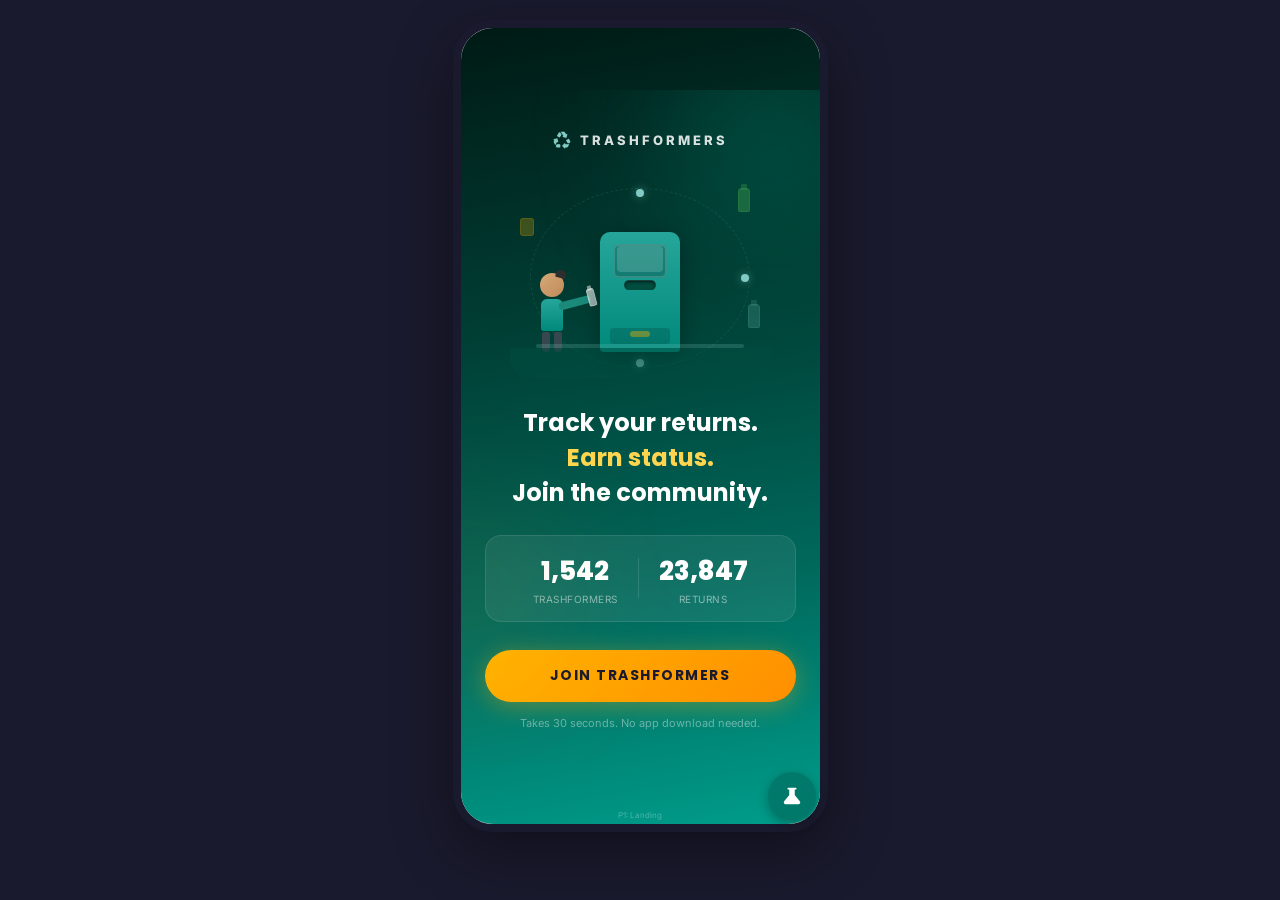
<file: mockup-puce.vercel.app/original/index.html>
<!DOCTYPE html>
<html lang="en">
<head>
<meta charset="UTF-8">
<meta name="viewport" content="width=device-width,initial-scale=1,maximum-scale=1,user-scalable=no,viewport-fit=cover">
<meta name="theme-color" content="#00796B">
<meta name="apple-mobile-web-app-capable" content="yes">
<meta name="apple-mobile-web-app-status-bar-style" content="black-translucent">
<title>Trashformers PWA — Mockup</title>
<link href="https://fonts.googleapis.com/css2?family=Inter:wght@400;500;600;700;800&family=Poppins:wght@400;500;600;700;800&display=swap" rel="stylesheet">
<link href="https://fonts.googleapis.com/icon?family=Material+Icons+Round" rel="stylesheet">
<style>
*{margin:0;padding:0;box-sizing:border-box}
:root{
--primary:#009D8B;--primary-dark:#00796B;--primary-light:#E0F2F1;
--bg:#EFF7F6;--white:#FFFFFF;
--text:#212121;--text-2:#757575;--text-on-primary:#FFFFFF;
--success:#009D8B;--warning:#E8A317;--error:#E53935;--error-bg:#FFEBEE;
--gold:#FFB300;--gold-light:#FFF8E1;--gold-bg:#FFF0C2;
--silver:#78909C;--silver-light:#ECEFF1;--silver-bg:#CFD8DC;
--bronze:#8D6E63;--bronze-light:#EFEBE9;--bronze-bg:#D7CCC8;
--platinum:#7E57C2;
--locked:#E0E0E0;--divider:#EEEEEE;
--earned-grad:linear-gradient(135deg,#B2DFDB,#E8F5E9);
--shadow:0 1px 3px rgba(0,0,0,.08);--shadow-up:0 4px 12px rgba(0,0,0,.15);
--radius:8px;--radius-sm:4px;
--nav-h:56px;--header-h:56px;
}
html,body{font-family:'Inter',system-ui,sans-serif;background:#1a1a2e;height:100%;overflow:hidden}
.mi{font-family:'Material Icons Round';font-weight:normal;font-style:normal;font-size:20px;display:inline-block;line-height:1;vertical-align:middle;-webkit-font-smoothing:antialiased}

/* Desktop: phone frame preview */
.phone-frame{position:relative;width:375px;height:812px;margin:20px auto;background:var(--bg);border-radius:40px;overflow:hidden;box-shadow:0 20px 60px rgba(0,0,0,.4);border:8px solid #1a1a2e}
/* Demo FAB — positioned to overlay on phone frame */
.demo-fab{position:fixed;bottom:80px;right:calc(50% - 375px/2 + 12px);z-index:1000}
/* Mobile: full-screen, no frame */
@media(max-width:420px){
  html,body{background:var(--bg)}
  .phone-frame{width:100%;height:100%;height:100dvh;border-radius:0;margin:0;border:0;box-shadow:none}
  .screen-label{display:none!important}
  .demo-fab{right:12px;bottom:72px}
  /* Safe area padding for notched phones */
  .header,.header-home{padding-top:env(safe-area-inset-top)}
  .bottom-nav{padding-bottom:env(safe-area-inset-bottom)}
  /* First screen (landing) needs top padding since no header */
  #p1 .content{padding-top:env(safe-area-inset-top)}
}


.screen{position:absolute;top:0;left:0;width:100%;height:100%;display:none;flex-direction:column;background:var(--bg);z-index:1}
.screen.active{display:flex;z-index:2}
.screen.slide-in{animation:slideIn .25s ease-out}
@keyframes slideIn{from{transform:translateX(100%)}to{transform:translateX(0)}}

.header{min-height:var(--header-h);background:var(--primary);display:flex;align-items:center;padding:0 16px;color:var(--text-on-primary);position:relative;z-index:10}
.header .back{width:32px;height:32px;display:flex;align-items:center;justify-content:center;cursor:pointer;border:0;background:0;color:#fff}
.header .title{flex:1;text-align:center;font-size:17px;font-weight:600}
.header .action{width:32px;height:32px;display:flex;align-items:center;justify-content:center;cursor:pointer}
.header-home{height:80px;min-height:80px;background:var(--primary);padding:12px 16px;display:flex;align-items:center;gap:12px;position:relative;z-index:10}
.header-home .avatar{width:40px;height:40px;border-radius:50%;background:var(--primary-dark);display:flex;align-items:center;justify-content:center;font-size:14px;font-weight:700;color:#fff;cursor:pointer;border:2px solid rgba(255,255,255,.3)}
.header-home .greeting{flex:1;color:#fff}
.header-home .greeting .name{font-size:16px;font-weight:600}
.header-home .greeting .sub{font-size:12px;opacity:.7}
.header-home .gear{cursor:pointer;color:#fff;opacity:.8}

.content{flex:1;overflow-y:auto;overflow-x:hidden;-webkit-overflow-scrolling:touch;position:relative}
.content-pad{padding:16px}

/* ===== Beach Waves — fixed to screen, not scroll container ===== */
.screen:not(#p1)::after{
  content:'';position:absolute;bottom:0;left:0;right:0;height:320px;pointer-events:none;z-index:3;
  background-image:url("data:image/svg+xml,%3Csvg xmlns='http://www.w3.org/2000/svg' viewBox='0 0 375 320' preserveAspectRatio='none'%3E%3Cpath d='M0,200 C60,175 130,215 200,185 C270,155 330,195 375,170 L375,320 L0,320Z' fill='%23009D8B' opacity='0.05'/%3E%3Cpath d='M0,230 C80,210 150,250 220,225 C290,200 340,240 375,215 L375,320 L0,320Z' fill='%23009D8B' opacity='0.07'/%3E%3Cpath d='M0,260 C50,245 110,270 190,255 C270,240 320,265 375,250 L375,320 L0,320Z' fill='%2300796B' opacity='0.1'/%3E%3Crect y='295' width='375' height='25' fill='%23C8AD7F' opacity='0.1'/%3E%3C/svg%3E");
  background-size:100% 100%;background-repeat:no-repeat;
}

.bottom-nav{height:var(--nav-h);min-height:var(--nav-h);background:var(--white);border-top:1px solid var(--divider);display:flex;z-index:20}
.bottom-nav .tab{flex:1;display:flex;flex-direction:column;align-items:center;justify-content:center;gap:2px;cursor:pointer;color:#BDBDBD;font-size:10px;font-weight:500;transition:.15s}
.bottom-nav .tab.active{color:var(--primary)}

.card{background:var(--white);border-radius:var(--radius);box-shadow:var(--shadow);padding:16px;margin-bottom:12px}
.card-row{display:flex;gap:12px;margin-bottom:12px}
.card-row .card{flex:1;margin-bottom:0}

.stat-card{display:flex;align-items:center;gap:12px}
.stat-icon{width:36px;height:36px;border-radius:50%;display:flex;align-items:center;justify-content:center}
.stat-icon.earn{background:#FFF3E0;color:var(--warning)}
.stat-icon.ret{background:#E8F5E9;color:#4CAF50}
.stat-label{font-size:12px;color:var(--text-2)}
.stat-num{font-size:22px;font-weight:700;color:var(--text)}

.progress{height:8px;background:var(--divider);border-radius:4px;overflow:hidden;margin:8px 0}
.progress .fill{height:100%;background:var(--primary);border-radius:4px;transition:width .6s ease-out}

.btn{width:100%;height:48px;border:none;border-radius:var(--radius-sm);background:var(--primary);color:var(--text-on-primary);font-family:inherit;font-size:14px;font-weight:600;letter-spacing:.5px;text-transform:uppercase;cursor:pointer;display:flex;align-items:center;justify-content:center;gap:8px;transition:.15s}
.btn:active{background:var(--primary-dark)}
.btn.disabled{opacity:.4;pointer-events:none}
.btn-outline{background:var(--white);color:var(--primary);border:2px solid var(--primary)}

.input-group{margin-bottom:16px}
.input-group label{display:block;font-size:12px;color:var(--text-2);margin-bottom:6px}
.input-field{width:100%;height:48px;border:1px solid var(--divider);border-radius:var(--radius-sm);padding:0 16px;font-family:inherit;font-size:16px;outline:none;transition:.15s}
.input-field:focus{border-color:var(--primary);border-width:2px;padding:0 15px}
.phone-input{display:flex}
.phone-input .prefix{height:48px;padding:0 12px;background:var(--bg);border:1px solid var(--divider);border-right:0;border-radius:var(--radius-sm) 0 0 var(--radius-sm);display:flex;align-items:center;font-size:15px;color:var(--text-2);font-weight:500}
.phone-input .input-field{border-radius:0 var(--radius-sm) var(--radius-sm) 0}

.otp-boxes{display:flex;gap:12px;justify-content:center;margin:24px 0}
.otp-box{width:48px;height:56px;border:1px solid var(--divider);border-radius:var(--radius-sm);text-align:center;font-size:24px;font-weight:700;font-family:inherit;outline:none}
.otp-box:focus{border:2px solid var(--primary)}

/* Transaction row */
.txn-row{padding:14px 16px;border-bottom:1px solid var(--divider);cursor:pointer;display:flex;flex-direction:column;gap:4px;background:var(--white)}
.txn-row:active{background:var(--bg)}
.txn-top{display:flex;justify-content:space-between;font-size:11px;color:var(--text-2)}
.txn-mid{display:flex;justify-content:space-between;align-items:center}
.txn-mid .loc{font-size:14px;font-weight:600;color:var(--text)}
.txn-mid .amt{font-size:14px;font-weight:700;color:var(--text);display:flex;align-items:center;gap:6px}
.txn-bot{display:flex;justify-content:space-between;align-items:center;font-size:12px;color:var(--text-2)}
.dot{width:8px;height:8px;border-radius:50%;display:inline-block}
.dot.s{background:var(--success)}.dot.p{background:var(--warning)}.dot.f{background:var(--error)}

/* Leaderboard */
.lb-row{display:flex;align-items:center;padding:14px 16px;gap:12px;border-bottom:1px solid var(--divider);cursor:pointer;background:var(--white);transition:.1s}
.lb-row:active{opacity:.9}
.lb-row.rank-1{background:linear-gradient(135deg,#FFF9C4 0%,#FFE082 100%);border-bottom:1px solid #FFD54F;border-left:4px solid var(--gold);box-shadow:0 2px 8px rgba(255,179,0,.2)}
.lb-row.rank-2{background:linear-gradient(135deg,#E8EAF6 0%,#C5CAE9 100%);border-bottom:1px solid #9FA8DA;border-left:4px solid #5C6BC0;box-shadow:0 2px 8px rgba(92,107,192,.15)}
.lb-row.rank-3{background:linear-gradient(135deg,#FBE9E7 0%,#FFCCBC 100%);border-bottom:1px solid #FFAB91;border-left:4px solid #FF7043;box-shadow:0 2px 8px rgba(255,112,67,.15)}
.lb-row.me{background:linear-gradient(135deg,#E0F2F1 0%,#B2DFDB 100%);border-left:4px solid var(--primary);border-bottom:1px solid var(--primary)}
.lb-rank{width:28px;font-size:16px;font-weight:800;color:var(--text-2);text-align:center}
.lb-row.rank-1 .lb-rank{color:var(--gold);font-size:18px}
.lb-row.rank-2 .lb-rank{color:var(--silver);font-size:17px}
.lb-row.rank-3 .lb-rank{color:var(--bronze);font-size:17px}
.lb-row.me .lb-rank{color:var(--primary)}
.lb-avatar{width:38px;height:38px;border-radius:50%;background:var(--primary-light);display:flex;align-items:center;justify-content:center;font-size:13px;font-weight:700;color:var(--primary)}
.lb-row.rank-1 .lb-avatar{background:var(--gold-bg);color:#795548;border:2px solid var(--gold)}
.lb-row.rank-2 .lb-avatar{background:#C5CAE9;color:#283593;border:2px solid #5C6BC0}
.lb-row.rank-3 .lb-avatar{background:#FFCCBC;color:#BF360C;border:2px solid #FF7043}
.lb-row.me .lb-avatar{background:var(--primary);color:#fff;border:2px solid var(--primary-dark)}
.lb-info{flex:1}
.lb-name{font-size:14px;font-weight:600;color:var(--text)}
.lb-row.me .lb-name{color:var(--primary);font-weight:700}
.lb-meta{font-size:11px;color:var(--text-2);display:flex;gap:6px;align-items:center;margin-top:2px}
.lb-pts{font-size:16px;font-weight:800;color:var(--text);text-align:right}
.lb-row.rank-1 .lb-pts{color:var(--gold);font-size:18px}
.lb-row.me .lb-pts{color:var(--primary)}

/* YOUR POSITION separator */
.lb-separator{padding:12px 16px;background:linear-gradient(135deg,var(--primary),var(--primary-dark));display:flex;align-items:center;gap:8px}
.lb-separator .sep-text{font-size:13px;font-weight:700;color:#fff;letter-spacing:1px;text-transform:uppercase}
.lb-separator .sep-line{flex:1;height:1px;background:rgba(255,255,255,.3)}

/* TOP 10 header */
.lb-section-header{padding:10px 16px;background:var(--white);border-bottom:2px solid var(--primary);display:flex;align-items:center;gap:8px}
.lb-section-header .lsh-text{font-size:14px;font-weight:800;color:var(--primary);letter-spacing:1px;text-transform:uppercase}

/* Medal icons */
.medal{width:18px;height:18px;border-radius:50%;display:inline-flex;align-items:center;justify-content:center;font-size:10px;font-weight:800;color:#fff;vertical-align:middle}
.medal.gold{background:linear-gradient(135deg,#FFB300,#FF8F00)}
.medal.silver{background:linear-gradient(135deg,#90A4AE,#607D8B)}
.medal.bronze{background:linear-gradient(135deg,#A1887F,#6D4C41)}
.medal.plat{background:linear-gradient(135deg,#7E57C2,#512DA8)}

/* Crown / Mayor badge */
.mayor-badge{display:inline-flex;align-items:center;gap:3px;background:linear-gradient(135deg,#FFF8E1,#FFE082);padding:1px 6px;border-radius:10px;font-size:10px;font-weight:700;color:#E65100}

/* Badge tiles */
.badge-grid{display:grid;grid-template-columns:repeat(3,1fr);gap:10px}
.badge-tile{background:var(--white);border:1px solid var(--divider);border-radius:var(--radius);padding:12px 6px;text-align:center;cursor:pointer;transition:.15s}
.badge-tile:active{background:var(--bg)}
.badge-tile.earned{border-color:var(--primary);background:var(--primary-light)}
.badge-tile .b-icon{width:36px;height:36px;border-radius:50%;display:flex;align-items:center;justify-content:center;margin:0 auto 6px}
.badge-tile.earned .b-icon{background:var(--primary);color:#fff}
.badge-tile.locked .b-icon{background:var(--locked);color:var(--text-2)}
.badge-tile .b-name{font-size:10px;font-weight:600;color:var(--text)}
.badge-tile .b-prog{font-size:9px;color:var(--text-2);margin-top:2px}
.badge-tile.earned .b-prog{color:var(--primary);font-weight:600}

/* Profile */
.profile-photo{width:80px;height:80px;border-radius:50%;background:linear-gradient(135deg,var(--primary),var(--primary-dark));display:flex;align-items:center;justify-content:center;margin:0 auto 12px;font-size:28px;font-weight:700;color:#fff;box-shadow:var(--shadow)}
.profile-name{text-align:center;font-size:20px;font-weight:700;color:var(--text)}
.level-pill{display:inline-flex;align-items:center;gap:6px;padding:4px 14px;border-radius:20px;font-size:13px;font-weight:600;margin:8px auto}
.level-pill.silver{background:#ECEFF1;color:#455A64}
.stats-row{display:flex;background:var(--white);border-radius:var(--radius);box-shadow:var(--shadow);margin:16px 0;overflow:hidden}
.stats-cell{flex:1;text-align:center;padding:14px 0;border-right:1px solid var(--divider)}
.stats-cell:last-child{border:0}
.stats-cell .num{font-size:22px;font-weight:700;color:var(--text)}
.stats-cell .lbl{font-size:11px;color:var(--text-2);margin-top:2px}

.toggle-row{display:flex;justify-content:space-between;align-items:center;padding:14px 0;border-bottom:1px solid var(--divider)}
.toggle{width:44px;height:24px;border-radius:12px;background:var(--divider);position:relative;cursor:pointer;transition:.2s}
.toggle.on{background:var(--primary)}
.toggle .knob{width:20px;height:20px;border-radius:50%;background:#fff;position:absolute;top:2px;left:2px;transition:.2s;box-shadow:0 1px 3px rgba(0,0,0,.2)}
.toggle.on .knob{left:22px}

.faq-item{background:var(--white);border-radius:var(--radius);margin-bottom:8px;overflow:hidden}
.faq-q{padding:14px 16px;font-size:14px;font-weight:600;color:var(--text);display:flex;justify-content:space-between;align-items:center;cursor:pointer}
.faq-a{padding:0 16px 14px;font-size:13px;color:var(--text-2);line-height:1.5;display:none}
.faq-item.open .faq-a{display:block}

.segment{display:flex;background:var(--divider);border-radius:20px;padding:3px;margin-bottom:12px}
.segment .seg-btn{flex:1;padding:8px 4px;text-align:center;border-radius:18px;font-size:12px;font-weight:600;color:var(--text-2);cursor:pointer;transition:.15s}
.segment .seg-btn.active{background:var(--primary);color:#fff}

.cat-scroll{display:flex;gap:10px;overflow-x:auto;padding-bottom:8px}
.cat-card{min-width:100px;background:var(--white);border-radius:var(--radius);box-shadow:var(--shadow);padding:12px;text-align:center;cursor:pointer;border:2px solid transparent;flex-shrink:0}
.cat-card.active{border-color:var(--primary)}

.mayor-card{background:var(--white);border-radius:var(--radius);box-shadow:var(--shadow);padding:16px;border-top:4px solid var(--gold);margin-bottom:12px;text-align:center}
.challenger-row{display:flex;align-items:center;gap:12px;padding:10px 0;border-bottom:1px solid var(--divider)}
.your-pos-card{background:var(--white);border-radius:var(--radius);box-shadow:var(--shadow);padding:16px;border-left:4px solid var(--primary);margin-bottom:12px}

.share-preview{margin:16px 0;border-radius:12px;overflow:hidden;box-shadow:var(--shadow-up)}
.share-card{background:linear-gradient(135deg,var(--primary),var(--primary-dark));padding:32px 24px;color:#fff;text-align:center}
.share-card .sc-logo{font-size:13px;font-weight:700;letter-spacing:2px;opacity:.8;margin-bottom:16px;display:flex;align-items:center;justify-content:center;gap:6px}
.share-card .sc-photo{width:80px;height:80px;border-radius:50%;background:rgba(255,255,255,.2);margin:0 auto 12px;display:flex;align-items:center;justify-content:center;font-size:32px;font-weight:700;border:3px solid rgba(255,255,255,.5)}
.share-card .sc-name{font-size:20px;font-weight:700;margin-bottom:6px}
.share-card .sc-level{font-size:14px;opacity:.8;margin-bottom:16px}
.share-card .sc-stats{display:flex;justify-content:center;gap:24px;margin-bottom:16px}
.share-card .sc-stat-n{font-size:24px;font-weight:700}
.share-card .sc-stat-l{font-size:10px;opacity:.7}
.share-card .sc-badges{display:flex;justify-content:center;gap:12px;margin-bottom:16px}
.share-card .sc-badges .sb{width:36px;height:36px;border-radius:50%;background:rgba(255,255,255,.2);display:flex;align-items:center;justify-content:center}
.share-card .sc-hash{font-size:16px;font-weight:700;opacity:.9}
.share-card .sc-url{font-size:10px;opacity:.4;margin-top:12px}

.toast{position:absolute;top:50px;left:16px;right:16px;background:var(--white);border-radius:var(--radius);box-shadow:var(--shadow-up);padding:12px 16px;display:flex;align-items:center;gap:12px;z-index:60;transform:translateY(-120%);transition:.3s ease-out;cursor:pointer}
.toast.show{transform:translateY(0)}

.celebration{position:absolute;top:0;left:0;width:100%;height:100%;background:var(--white);z-index:70;display:none;flex-direction:column;align-items:center;justify-content:center;padding:32px;text-align:center}
.celebration.show{display:flex}
.confetti{position:absolute;top:0;left:0;width:100%;height:100%;pointer-events:none;overflow:hidden}
.confetti span{position:absolute;width:8px;height:8px;border-radius:2px;animation:fall 2s ease-in forwards}
@keyframes fall{0%{opacity:1;transform:translateY(-20px) rotate(0)}100%{opacity:0;transform:translateY(700px) rotate(720deg)}}
.celeb-badge{margin-bottom:16px;animation:scaleUp .3s ease-out}
@keyframes scaleUp{0%{transform:scale(0)}80%{transform:scale(1.05)}100%{transform:scale(1)}}
.celeb-badge .cb-circle{width:96px;height:96px;border-radius:50%;background:linear-gradient(135deg,#90A4AE,#607D8B);display:flex;align-items:center;justify-content:center;margin:0 auto;box-shadow:0 4px 20px rgba(0,0,0,.15)}

.push-modal{position:absolute;top:0;left:0;width:100%;height:100%;display:none;align-items:center;justify-content:center;z-index:55}
.push-modal.show{display:flex}
.push-modal .overlay-backdrop{position:absolute;top:0;left:0;width:100%;height:100%;background:rgba(0,0,0,.5)}
.push-modal .modal-card{background:var(--white);border-radius:16px;padding:32px 24px;width:300px;text-align:center;box-shadow:var(--shadow-up);z-index:1;position:relative}

.pwa-banner{position:absolute;bottom:var(--nav-h);left:0;right:0;background:var(--white);box-shadow:var(--shadow-up);padding:12px 16px;display:none;align-items:center;gap:12px;z-index:30}
.pwa-banner.show{display:flex}

.text-center{text-align:center}
.text-teal{color:var(--primary)}
.text-2{color:var(--text-2)}
.text-err{color:var(--error)}
.mb-4{margin-bottom:4px}.mb-8{margin-bottom:8px}.mb-12{margin-bottom:12px}.mb-16{margin-bottom:16px}.mb-24{margin-bottom:24px}
.mt-8{margin-top:8px}.mt-16{margin-top:16px}
.fs-10{font-size:10px}.fs-11{font-size:11px}.fs-12{font-size:12px}.fs-13{font-size:13px}.fs-14{font-size:14px}.fs-16{font-size:16px}.fs-20{font-size:20px}
.fw-600{font-weight:600}.fw-700{font-weight:700}.fw-800{font-weight:800}
.link{color:var(--primary);cursor:pointer;font-size:14px}

/* ===== P1: Landing Page — Deep Ocean Eco ===== */
#p1{background:linear-gradient(170deg,#001A15 0%,#003D33 35%,#00695C 70%,#009D8B 100%)}
#p1 .content{display:flex;align-items:center;justify-content:center}
.p1-wrap{width:100%;padding:40px 24px 32px;text-align:center;position:relative;overflow:hidden}

/* Background orbs for depth */
.p1-wrap::before,.p1-wrap::after{content:'';position:absolute;border-radius:50%;filter:blur(70px);pointer-events:none}
.p1-wrap::before{width:200px;height:200px;background:rgba(0,191,165,.25);top:-60px;right:-50px}
.p1-wrap::after{width:160px;height:160px;background:rgba(255,179,0,.1);bottom:80px;left:-70px}

/* Brand mark */
.p1-brand{display:flex;align-items:center;justify-content:center;gap:8px;margin-bottom:28px;opacity:0;animation:p1Up .6s ease-out .2s forwards}
.p1-brand .mi{font-size:20px;color:#80CBC4}
.p1-brand-name{font-size:13px;font-weight:800;letter-spacing:3px;color:rgba(255,255,255,.85)}

/* Hero visual — CSS-only RVM scene */
.p1-scene{position:relative;width:260px;height:200px;margin:0 auto 28px;opacity:0;animation:p1Up .6s ease-out .4s forwards}

/* Ground / base */
.p1-ground{position:absolute;bottom:0;left:0;right:0;height:30px;background:rgba(0,77,64,.5);border-radius:0 0 20px 20px}
.p1-ground::before{content:'';position:absolute;top:-4px;left:10%;right:10%;height:4px;background:rgba(128,203,196,.2);border-radius:2px}

/* RVM Machine */
.p1-rvm{position:absolute;bottom:26px;left:50%;transform:translateX(-50%);width:80px;height:120px;background:linear-gradient(180deg,#26A69A,#00897B);border-radius:10px 10px 4px 4px;box-shadow:0 4px 20px rgba(0,0,0,.3)}
.p1-rvm::before{content:'';position:absolute;top:12px;left:50%;transform:translateX(-50%);width:50px;height:30px;background:rgba(0,0,0,.2);border-radius:6px;border:2px solid rgba(255,255,255,.15)}
.p1-rvm::after{content:'';position:absolute;top:50px;left:50%;transform:translateX(-50%);width:30px;height:8px;background:#004D40;border-radius:4px;box-shadow:inset 0 1px 3px rgba(0,0,0,.3)}
/* RVM slot opening — the insert hole */
.p1-rvm-slot{position:absolute;top:48px;left:50%;transform:translateX(-50%);width:32px;height:10px;background:#002B25;border-radius:5px;border:1px solid rgba(255,255,255,.1)}
/* RVM screen glow */
.p1-rvm-screen{position:absolute;top:14px;left:50%;transform:translateX(-50%);width:46px;height:26px;background:rgba(128,203,196,.3);border-radius:4px;animation:p1ScreenGlow 2s ease-in-out infinite}
/* RVM base tray */
.p1-rvm-tray{position:absolute;bottom:8px;left:50%;transform:translateX(-50%);width:60px;height:16px;background:rgba(0,0,0,.15);border-radius:3px}
.p1-rvm-tray::after{content:'';position:absolute;top:3px;left:50%;transform:translateX(-50%);width:20px;height:6px;background:rgba(255,179,0,.4);border-radius:3px}

/* Person — stylized stick figure */
.p1-person{position:absolute;bottom:26px;left:30px}
/* Head */
.p1-person-head{width:24px;height:24px;border-radius:50%;background:linear-gradient(135deg,#D7A876,#C08B5C);margin:0 auto 2px;position:relative}
.p1-person-head::after{content:'';position:absolute;top:-3px;right:-2px;width:10px;height:8px;background:#2E2E2E;border-radius:50% 50% 0 0;transform:rotate(15deg)}
/* Body */
.p1-person-body{width:22px;height:32px;background:linear-gradient(180deg,#26A69A,#00897B);border-radius:6px 6px 3px 3px;margin:0 auto;position:relative}
/* Arm reaching toward RVM */
.p1-person-arm{position:absolute;top:4px;right:-28px;width:32px;height:8px;background:#1B8A7A;border-radius:4px;transform:rotate(-15deg);transform-origin:left center}
/* Bottle in hand */
.p1-person-bottle{position:absolute;top:-6px;right:-6px;width:8px;height:18px;background:rgba(255,255,255,.6);border-radius:3px 3px 2px 2px;border:1px solid rgba(255,255,255,.3)}
.p1-person-bottle::before{content:'';position:absolute;top:-4px;left:50%;transform:translateX(-50%);width:4px;height:5px;background:rgba(255,255,255,.5);border-radius:1px 1px 0 0}
/* Legs */
.p1-person-legs{display:flex;gap:4px;justify-content:center;margin-top:1px}
.p1-person-leg{width:8px;height:20px;background:#37474F;border-radius:2px 2px 4px 4px}

/* Floating bottles/cans around scene */
.p1-fl{position:absolute;display:flex;align-items:center;justify-content:center}
.p1-fl-bottle{width:12px;height:24px;border-radius:4px 4px 2px 2px;position:relative}
.p1-fl-bottle::before{content:'';position:absolute;top:-5px;left:50%;transform:translateX(-50%);width:6px;height:6px;border-radius:1px 1px 0 0}
.p1-fl-can{width:14px;height:18px;border-radius:3px;position:relative}

.p1-fl-1{top:10px;right:20px;animation:p1Bob 2.5s ease-in-out infinite;opacity:.7}
.p1-fl-1 .p1-fl-bottle{background:rgba(76,175,80,.5);border:1px solid rgba(76,175,80,.3)}
.p1-fl-1 .p1-fl-bottle::before{background:rgba(76,175,80,.4)}

.p1-fl-2{top:40px;left:10px;animation:p1Bob 3s ease-in-out .7s infinite;opacity:.6}
.p1-fl-2 .p1-fl-can{background:rgba(255,179,0,.4);border:1px solid rgba(255,179,0,.3)}

.p1-fl-3{bottom:50px;right:10px;animation:p1Bob 3.5s ease-in-out 1.2s infinite;opacity:.5}
.p1-fl-3 .p1-fl-bottle{background:rgba(128,203,196,.4);border:1px solid rgba(128,203,196,.3)}
.p1-fl-3 .p1-fl-bottle::before{background:rgba(128,203,196,.3)}

/* Recycling arrows orbiting scene */
.p1-orbit{position:absolute;top:50%;left:50%;width:220px;height:180px;margin:-90px 0 0 -110px;border:1px dashed rgba(128,203,196,.12);border-radius:50%;animation:p1Spin 20s linear infinite}
.p1-orbit-dot{position:absolute;width:8px;height:8px;background:#80CBC4;border-radius:50%;box-shadow:0 0 8px rgba(128,203,196,.5)}
.p1-orbit-dot:nth-child(1){top:0;left:50%;margin-left:-4px}
.p1-orbit-dot:nth-child(2){bottom:0;left:50%;margin-left:-4px}
.p1-orbit-dot:nth-child(3){top:50%;right:0;margin-top:-4px}

@keyframes p1Spin{from{transform:rotate(0)}to{transform:rotate(360deg)}}
@keyframes p1ScreenGlow{0%,100%{opacity:.3}50%{opacity:.6}}

/* Headline */
.p1-headline{font-family:'Poppins',sans-serif;font-size:24px;font-weight:700;line-height:1.45;color:#fff;margin-bottom:24px}
.p1-headline span{display:block;opacity:0;animation:p1Up .5s ease-out forwards}
.p1-headline span:nth-child(1){animation-delay:.6s}
.p1-headline span:nth-child(2){animation-delay:.75s;color:#FFD54F}
.p1-headline span:nth-child(3){animation-delay:.9s}

/* Stats bar — frosted glass */
.p1-stats{display:flex;align-items:center;justify-content:center;gap:20px;margin-bottom:28px;padding:16px 20px;background:rgba(255,255,255,.07);border-radius:16px;border:1px solid rgba(255,255,255,.1);backdrop-filter:blur(8px);-webkit-backdrop-filter:blur(8px);opacity:0;animation:p1Up .5s ease-out 1.05s forwards}
.p1-stat{text-align:center}
.p1-stat-num{font-family:'Poppins',sans-serif;font-size:26px;font-weight:800;color:#fff}
.p1-stat-label{font-size:10px;color:rgba(255,255,255,.5);margin-top:2px;letter-spacing:.5px;text-transform:uppercase}
.p1-stat-div{width:1px;height:40px;background:rgba(255,255,255,.12)}

/* CTA button — gold gradient */
.p1-cta{width:100%;height:52px;border:none;border-radius:26px;background:linear-gradient(135deg,#FFB300,#FF8F00);color:#1a1a2e;font-family:'Poppins',sans-serif;font-size:14px;font-weight:700;letter-spacing:1.5px;text-transform:uppercase;cursor:pointer;box-shadow:0 4px 24px rgba(255,179,0,.35);opacity:0;animation:p1Up .5s ease-out 1.2s forwards;transition:transform .15s,box-shadow .15s}
.p1-cta:active{transform:scale(.97);box-shadow:0 2px 12px rgba(255,179,0,.25)}

/* Trust line */
.p1-trust{font-size:11px;color:rgba(255,255,255,.4);margin-top:14px;opacity:0;animation:p1Up .4s ease-out 1.4s forwards}

/* Animations */
@keyframes p1Up{from{opacity:0;transform:translateY(18px)}to{opacity:1;transform:translateY(0)}}
@keyframes p1Bob{0%,100%{transform:translateY(0)}50%{transform:translateY(-8px)}}
@keyframes p1Pulse{0%,100%{opacity:.2}50%{opacity:.35}}

/* ===== Global Poppins for headings/display ===== */
.header .title{font-family:'Poppins',sans-serif}
.profile-name{font-family:'Poppins',sans-serif}
.stat-num{font-family:'Poppins',sans-serif}
.stats-cell .num{font-family:'Poppins',sans-serif}
.lb-pts{font-family:'Poppins',sans-serif}
#p15 .fs-20.fw-700{font-family:'Poppins',sans-serif}
.celebration .celeb-text{font-family:'Poppins',sans-serif}

/* ===== P2: Registration — Phone illustration ===== */
#p2 .p2-phone-illust{position:relative;width:52px;height:80px;margin:0 auto 24px;display:flex;align-items:center;justify-content:center}
#p2 .p2-phone-body{width:42px;height:72px;background:linear-gradient(180deg,#26A69A,#00897B);border-radius:8px;display:flex;align-items:center;justify-content:center;box-shadow:0 4px 16px rgba(0,157,139,.3);position:relative;z-index:2}
#p2 .p2-phone-screen{width:34px;height:54px;background:rgba(0,0,0,.2);border-radius:4px;display:flex;align-items:center;justify-content:center}
#p2 .p2-phone-screen .mi{font-size:22px;color:rgba(255,255,255,.8)}
#p2 .p2-phone-notch{position:absolute;top:4px;left:50%;transform:translateX(-50%);width:16px;height:3px;background:rgba(0,0,0,.3);border-radius:2px}
/* Signal wave arcs */
#p2 .p2-wave{position:absolute;border:2px solid rgba(0,157,139,.3);border-left:0;border-radius:0 50% 50% 0;z-index:1}
#p2 .p2-wave-1{width:14px;height:28px;top:50%;right:-16px;margin-top:-14px;animation:p2Wave 1.8s ease-out infinite}
#p2 .p2-wave-2{width:22px;height:44px;top:50%;right:-26px;margin-top:-22px;animation:p2Wave 1.8s ease-out .4s infinite}
#p2 .p2-wave-3{width:30px;height:60px;top:50%;right:-36px;margin-top:-30px;animation:p2Wave 1.8s ease-out .8s infinite}
@keyframes p2Wave{0%{opacity:0;transform:scale(.8)}30%{opacity:.7}100%{opacity:0;transform:scale(1.1)}}

/* ===== P3: OTP — Shield/verification illustration ===== */
#p3 .p3-shield-illust{position:relative;width:72px;height:72px;margin:0 auto 20px;display:flex;align-items:center;justify-content:center}
#p3 .p3-shield{width:52px;height:60px;background:linear-gradient(180deg,#26A69A,#00897B);clip-path:polygon(50% 0%,100% 15%,100% 60%,50% 100%,0% 60%,0% 15%);display:flex;align-items:center;justify-content:center;position:relative;z-index:2;box-shadow:0 4px 16px rgba(0,157,139,.3)}
#p3 .p3-shield-inner{width:40px;height:46px;background:rgba(0,0,0,.15);clip-path:polygon(50% 0%,100% 15%,100% 60%,50% 100%,0% 60%,0% 15%);display:flex;align-items:center;justify-content:center}
#p3 .p3-shield-inner .mi{font-size:20px;color:#fff}
#p3 .p3-pulse-ring{position:absolute;top:50%;left:50%;width:66px;height:66px;margin:-33px 0 0 -33px;border:2px solid rgba(0,157,139,.3);border-radius:50%;animation:p3Pulse 2s ease-out infinite;z-index:1}
#p3 .p3-pulse-ring-2{position:absolute;top:50%;left:50%;width:80px;height:80px;margin:-40px 0 0 -40px;border:2px solid rgba(0,157,139,.15);border-radius:50%;animation:p3Pulse 2s ease-out .5s infinite;z-index:1}
@keyframes p3Pulse{0%{transform:scale(.85);opacity:.6}100%{transform:scale(1.2);opacity:0}}

/* ===== P4: UPI Linking — Connected link illustration ===== */
#p4 .p4-link-illust{display:flex;align-items:center;justify-content:center;gap:0;margin:0 auto 12px;position:relative;width:200px;height:60px}
#p4 .p4-circle{width:44px;height:44px;border-radius:50%;display:flex;align-items:center;justify-content:center;z-index:2}
#p4 .p4-circle-upi{background:linear-gradient(135deg,#5C6BC0,#3949AB);box-shadow:0 3px 12px rgba(92,107,192,.3)}
#p4 .p4-circle-upi .mi{font-size:20px;color:#fff}
#p4 .p4-circle-bottle{background:linear-gradient(135deg,#26A69A,#00897B);box-shadow:0 3px 12px rgba(0,157,139,.3)}
#p4 .p4-circle-bottle .mi{font-size:20px;color:#fff}
#p4 .p4-dash-line{flex:1;height:2px;background:repeating-linear-gradient(90deg,var(--primary) 0,var(--primary) 6px,transparent 6px,transparent 12px);margin:0 -4px;z-index:1;max-width:80px}
#p4 .p4-glow-check{animation:p4Glow 2s ease-in-out infinite}
@keyframes p4Glow{0%,100%{filter:drop-shadow(0 0 4px rgba(0,157,139,.2))}50%{filter:drop-shadow(0 0 12px rgba(0,157,139,.5))}}

/* ===== P6: Transaction Detail — Animated status icon ===== */
#p6 .p6-status-circle{position:relative;width:72px;height:72px;margin:0 auto}
#p6 .p6-status-circle svg{width:72px;height:72px}
#p6 .p6-status-circle .p6-ring{fill:none;stroke:var(--success);stroke-width:3;stroke-linecap:round;stroke-dasharray:190;stroke-dashoffset:190;animation:p6DrawRing .8s ease-out forwards}
#p6 .p6-status-circle .p6-check{fill:none;stroke:var(--success);stroke-width:3;stroke-linecap:round;stroke-linejoin:round;stroke-dasharray:36;stroke-dashoffset:36;animation:p6DrawCheck .4s ease-out .7s forwards}
@keyframes p6DrawRing{to{stroke-dashoffset:0}}
@keyframes p6DrawCheck{to{stroke-dashoffset:0}}
/* Shimmer on earned pill */
#p6 .p6-earned-pill{position:relative;overflow:hidden;display:inline-block;padding:8px 32px;background:var(--earned-grad);border-radius:24px;margin-bottom:24px}
#p6 .p6-earned-pill::after{content:'';position:absolute;top:0;left:-100%;width:60%;height:100%;background:linear-gradient(90deg,transparent,rgba(255,255,255,.35),transparent);animation:p6Shimmer 3s ease-in-out infinite}
@keyframes p6Shimmer{0%{left:-100%}50%,100%{left:150%}}

/* ===== P11: Badge Detail — Sunburst rays ===== */
#p11 .p11-sunburst{position:relative;width:120px;height:120px;margin:0 auto 16px;display:flex;align-items:center;justify-content:center}
#p11 .p11-rays{position:absolute;top:0;left:0;width:120px;height:120px;animation:p11Spin 30s linear infinite}
#p11 .p11-ray{position:absolute;top:50%;left:50%;width:4px;height:56px;margin-left:-2px;margin-top:-56px;background:rgba(0,157,139,.12);border-radius:2px;transform-origin:center bottom}
#p11 .p11-ray:nth-child(1){transform:rotate(0)}
#p11 .p11-ray:nth-child(2){transform:rotate(30deg)}
#p11 .p11-ray:nth-child(3){transform:rotate(60deg)}
#p11 .p11-ray:nth-child(4){transform:rotate(90deg)}
#p11 .p11-ray:nth-child(5){transform:rotate(120deg)}
#p11 .p11-ray:nth-child(6){transform:rotate(150deg)}
#p11 .p11-ray:nth-child(7){transform:rotate(180deg)}
#p11 .p11-ray:nth-child(8){transform:rotate(210deg)}
#p11 .p11-ray:nth-child(9){transform:rotate(240deg)}
#p11 .p11-ray:nth-child(10){transform:rotate(270deg)}
#p11 .p11-ray:nth-child(11){transform:rotate(300deg)}
#p11 .p11-ray:nth-child(12){transform:rotate(330deg)}
@keyframes p11Spin{from{transform:rotate(0)}to{transform:rotate(360deg)}}
#p11 .p11-badge-icon{width:96px;height:96px;border-radius:50%;display:flex;align-items:center;justify-content:center;position:relative;z-index:2}
#p11 .p11-badge-icon.earned{box-shadow:0 0 0 4px rgba(255,179,0,.25),0 0 20px rgba(255,179,0,.15)}
#p11 .p11-badge-icon.earned .p11-glow-ring{position:absolute;top:-6px;left:-6px;right:-6px;bottom:-6px;border-radius:50%;border:2px solid rgba(255,179,0,.35);animation:p11GlowPulse 2s ease-in-out infinite}
@keyframes p11GlowPulse{0%,100%{opacity:.3;transform:scale(1)}50%{opacity:.7;transform:scale(1.06)}}

/* ===== P12: Collection Point — Mini RVM ===== */
#p12 .p12-mini-rvm{display:inline-flex;align-items:flex-end;width:32px;height:42px;position:relative;vertical-align:middle;margin-right:6px}
#p12 .p12-rvm-box{width:28px;height:38px;background:linear-gradient(180deg,#26A69A,#00897B);border-radius:4px 4px 2px 2px;position:relative}
#p12 .p12-rvm-screen{position:absolute;top:5px;left:50%;transform:translateX(-50%);width:18px;height:10px;background:rgba(0,0,0,.2);border-radius:2px;animation:p1ScreenGlow 2s ease-in-out infinite}
#p12 .p12-rvm-slot{position:absolute;top:18px;left:50%;transform:translateX(-50%);width:14px;height:4px;background:#004D40;border-radius:2px}
#p12 .p12-rvm-tray{position:absolute;bottom:3px;left:50%;transform:translateX(-50%);width:22px;height:6px;background:rgba(0,0,0,.12);border-radius:1px}

/* ===== Celebration — Enhanced ===== */
.celebration .celeb-badge .cb-glow-ring{position:absolute;top:-10px;left:-10px;right:-10px;bottom:-10px;border-radius:50%;border:3px solid rgba(0,157,139,.25);animation:celebGlowPulse 2s ease-in-out infinite}
.celebration .celeb-badge .cb-glow-ring-2{position:absolute;top:-20px;left:-20px;right:-20px;bottom:-20px;border-radius:50%;border:2px solid rgba(0,157,139,.12);animation:celebGlowPulse 2s ease-in-out .5s infinite}
@keyframes celebGlowPulse{0%,100%{opacity:.2;transform:scale(1)}50%{opacity:.6;transform:scale(1.05)}}
.celebration .celeb-badge{position:relative;margin-bottom:16px}

/* ===== Toasts — Enhanced ===== */
.toast{border-radius:12px;box-shadow:0 6px 20px rgba(0,0,0,.12);overflow:hidden}
#toastBadge{border-left:3px solid transparent;border-image:linear-gradient(180deg,#009D8B,#00695C) 1}
#toastMayor{border-left:3px solid transparent;border-image:linear-gradient(180deg,#FFB300,#FF8F00) 1}

/* ===== Push Modal — Animated bell ===== */
#pushModal .p-bell-anim{display:inline-block;animation:pushBellSwing 2.5s ease-in-out infinite;transform-origin:top center}
@keyframes pushBellSwing{0%,100%{transform:rotate(0)}10%{transform:rotate(14deg)}20%{transform:rotate(-12deg)}30%{transform:rotate(8deg)}40%{transform:rotate(-4deg)}50%,100%{transform:rotate(0)}}
</style>
</head>
<body>
<div class="phone-frame" id="app">

  <!-- ==================== P1: LANDING ==================== -->
  <div class="screen active" id="p1">
    <div class="content">
      <div class="p1-wrap">
        <!-- Brand -->
        <div class="p1-brand">
          <span class="mi">recycling</span>
          <span class="p1-brand-name">TRASHFORMERS</span>
        </div>

        <!-- Hero — CSS illustration of person at RVM -->
        <div class="p1-scene">
          <!-- Orbiting dots -->
          <div class="p1-orbit"><div class="p1-orbit-dot"></div><div class="p1-orbit-dot"></div><div class="p1-orbit-dot"></div></div>
          <!-- Floating bottles -->
          <div class="p1-fl p1-fl-1"><div class="p1-fl-bottle"></div></div>
          <div class="p1-fl p1-fl-2"><div class="p1-fl-can"></div></div>
          <div class="p1-fl p1-fl-3"><div class="p1-fl-bottle"></div></div>
          <!-- Person -->
          <div class="p1-person">
            <div class="p1-person-head"></div>
            <div class="p1-person-body">
              <div class="p1-person-arm"><div class="p1-person-bottle"></div></div>
            </div>
            <div class="p1-person-legs"><div class="p1-person-leg"></div><div class="p1-person-leg"></div></div>
          </div>
          <!-- RVM Machine -->
          <div class="p1-rvm">
            <div class="p1-rvm-screen"></div>
            <div class="p1-rvm-slot"></div>
            <div class="p1-rvm-tray"></div>
          </div>
          <!-- Ground -->
          <div class="p1-ground"></div>
        </div>

        <!-- Headline -->
        <div class="p1-headline">
          <span>Track your returns.</span>
          <span>Earn status.</span>
          <span>Join the community.</span>
        </div>

        <!-- Stats -->
        <div class="p1-stats">
          <div class="p1-stat">
            <div class="p1-stat-num">1,542</div>
            <div class="p1-stat-label">Trashformers</div>
          </div>
          <div class="p1-stat-div"></div>
          <div class="p1-stat">
            <div class="p1-stat-num">23,847</div>
            <div class="p1-stat-label">Returns</div>
          </div>
        </div>

        <!-- CTA -->
        <button class="p1-cta" onclick="go('p2')">JOIN TRASHFORMERS</button>
        <div class="p1-trust">Takes 30 seconds. No app download needed.</div>
      </div>
    </div>
  </div>

  <!-- ==================== P2: REGISTRATION ==================== -->
  <div class="screen" id="p2">
    <div class="header"><div class="back" onclick="go('p1')"><span class="mi">arrow_back</span></div><div class="title">Join Trashformers</div><div style="width:32px"></div></div>
    <div class="content">
      <div style="padding:40px 24px;text-align:center">
        <div class="p2-phone-illust">
          <div class="p2-phone-body"><div class="p2-phone-notch"></div><div class="p2-phone-screen"><span class="mi">smartphone</span></div></div>
          <div class="p2-wave p2-wave-1"></div>
          <div class="p2-wave p2-wave-2"></div>
          <div class="p2-wave p2-wave-3"></div>
        </div>
        <div class="fs-16 fw-600 mb-16" style="color:var(--text)">Enter your mobile number</div>
        <div class="phone-input mb-16"><div class="prefix">+91</div><input class="input-field" type="tel" placeholder="98765 43210" maxlength="10"></div>
        <button class="btn mb-16" onclick="go('p3')">SEND OTP</button>
        <div class="fs-12 text-2">We'll send a verification code to this number</div>
        <div style="position:absolute;bottom:32px;left:24px;right:24px;font-size:10px;color:var(--text-2)">By continuing, you agree to our <span class="text-teal">Terms</span> & <span class="text-teal">Privacy Policy</span></div>
      </div>
    </div>
  </div>

  <!-- ==================== P3: OTP ==================== -->
  <div class="screen" id="p3">
    <div class="header"><div class="back" onclick="go('p2')"><span class="mi">arrow_back</span></div><div class="title">Verify Your Number</div><div style="width:32px"></div></div>
    <div class="content">
      <div style="padding:40px 24px;text-align:center">
        <div class="p3-shield-illust">
          <div class="p3-shield"><div class="p3-shield-inner"><span class="mi">lock</span></div></div>
          <div class="p3-pulse-ring"></div>
          <div class="p3-pulse-ring-2"></div>
        </div>
        <div class="fs-14 text-2 mb-8">Enter the code sent to</div>
        <div class="fs-14 fw-600 mb-24" style="color:var(--text)">+91 98765 43210 <span class="text-teal link" onclick="go('p2')">Edit</span></div>
        <div class="otp-boxes"><input class="otp-box" maxlength="1" value="4"><input class="otp-box" maxlength="1" value="7"><input class="otp-box" maxlength="1" value="2"><input class="otp-box" maxlength="1" value="9"></div>
        <button class="btn mb-24" onclick="go('p4')">VERIFY</button>
        <div class="fs-13 text-2">Didn't receive the code?</div>
        <div class="fs-13 text-teal mt-8" style="cursor:pointer">Resend OTP</div>
      </div>
    </div>
  </div>

  <!-- ==================== P4: UPI LINKING ==================== -->
  <div class="screen" id="p4">
    <div class="header"><div class="back" onclick="go('p3')"><span class="mi">arrow_back</span></div><div class="title">Link Your Returns</div><div style="width:32px"></div></div>
    <div class="content">
      <div style="padding:24px">
        <div class="card" style="text-align:center;border-left:4px solid var(--success)">
          <div class="p4-link-illust">
            <div class="p4-circle p4-circle-upi"><span class="mi">account_balance_wallet</span></div>
            <div class="p4-dash-line"></div>
            <div class="p4-circle p4-circle-bottle"><span class="mi">recycling</span></div>
          </div>
          <span class="mi p4-glow-check" style="font-size:36px;color:var(--success);display:block;margin-bottom:8px">check_circle</span>
          <div class="fs-16 fw-600 mb-8">We found your returns!</div>
          <div style="display:flex;justify-content:center;gap:24px">
            <div><div class="fs-20 fw-700 text-teal">3</div><div class="fs-12 text-2">containers</div></div>
            <div><div class="fs-20 fw-700 text-teal">&#8377; 11</div><div class="fs-12 text-2">deposit earned</div></div>
          </div>
        </div>
        <div class="fs-13 text-2 mb-16">Link your UPI ID to see the full history and connect future returns.</div>
        <div class="input-group"><label>UPI ID</label><input class="input-field" placeholder="yourname@upi" value="mohan.k@paytm"></div>
        <button class="btn mb-16" onclick="go('p5')">LINK & CONTINUE</button>
        <div class="text-center"><span class="link" onclick="go('p5')">Skip for now <span class="mi" style="font-size:14px">arrow_forward</span></span></div>
      </div>
    </div>
  </div>

  <!-- ==================== P5: HOME ==================== -->
  <div class="screen" id="p5">
    <div class="header-home">
      <div class="avatar" onclick="switchTab('profile')">MK</div>
      <div class="greeting"><div class="name">Hello, Mohan K.</div><div class="sub">Your Impact</div></div>
      <div class="gear" onclick="go('p14')"><span class="mi" style="color:#fff">settings</span></div>
    </div>
    <div class="content">
      <div class="content-pad">
        <div class="card-row">
          <div class="card stat-card"><div class="stat-icon earn"><span class="mi" style="font-size:18px">currency_rupee</span></div><div><div class="stat-label">Total Earned</div><div class="stat-num">&#8377; 156</div></div></div>
          <div class="card stat-card"><div class="stat-icon ret"><span class="mi" style="font-size:18px">recycling</span></div><div><div class="stat-label">Containers</div><div class="stat-num">34</div></div></div>
        </div>
        <!-- Level -->
        <div class="card">
          <div style="display:flex;align-items:center;gap:8px;margin-bottom:4px">
            <span class="medal silver"><span class="mi" style="font-size:12px">star</span></span>
            <span class="fs-14 fw-600">Silver Trashformer</span>
            <span class="fs-12 text-2" style="margin-left:auto">142 / 200</span>
          </div>
          <div class="progress"><div class="fill" style="width:71%"></div></div>
          <div class="fs-12 text-teal">58 points to Gold</div>
        </div>
        <!-- Leaderboard teaser -->
        <div class="card" onclick="window.location.href='leaderboard.html'" style="cursor:pointer">
          <div style="display:flex;justify-content:space-between;align-items:center">
            <div><div class="fs-14 fw-600"><span class="mi" style="font-size:18px;color:var(--gold);vertical-align:middle">emoji_events</span> You're #34 in Goa</div><div class="fs-12 text-2 mt-8">2 spots behind Raj P.</div></div>
            <span class="fs-12 text-teal">View <span class="mi" style="font-size:14px">chevron_right</span></span>
          </div>
        </div>
        <!-- Recent badge -->
        <div class="card" style="border-left:4px solid var(--primary);position:relative" id="badgeCard" onclick="go('p10')">
          <div style="position:absolute;top:8px;right:12px;cursor:pointer;color:var(--text-2)" onclick="event.stopPropagation();document.getElementById('badgeCard').style.display='none'"><span class="mi" style="font-size:18px">close</span></div>
          <div style="display:flex;align-items:center;gap:12px">
            <span class="mi" style="font-size:28px;color:var(--primary)">workspace_premium</span>
            <div><div class="fs-14 fw-600">You earned "Explorer"!</div><div class="fs-12 text-2">Returned at 3 locations</div></div>
          </div>
        </div>
        <!-- Transactions -->
        <div style="display:flex;justify-content:space-between;align-items:center;margin-bottom:8px">
          <div class="fs-16 fw-600">All Transactions</div>
          <span class="mi text-teal" style="cursor:pointer">refresh</span>
        </div>
        <div class="card" style="padding:0;overflow:hidden">
          <div class="txn-row" onclick="go('p6')"><div class="txn-top"><span>19 May &middot; 3:23 pm</span><span>#TXN05192500003219</span></div><div class="txn-mid"><span class="loc">Unique Collections</span><span class="amt"><span class="dot s"></span> &#8377; 5</span></div><div class="txn-bot"><span>1 item</span><span class="mi" style="font-size:16px;color:var(--text-2)">chevron_right</span></div></div>
          <div class="txn-row" onclick="go('p6')"><div class="txn-top"><span>19 May &middot; 3:21 pm</span><span>#TXN05192500003217</span></div><div class="txn-mid"><span class="loc">Unique Collections</span><span class="amt"><span class="dot s"></span> &#8377; 5</span></div><div class="txn-bot"><span>1 item</span><span class="mi" style="font-size:16px;color:var(--text-2)">chevron_right</span></div></div>
          <div class="txn-row" onclick="go('p6')"><div class="txn-top"><span>13 May &middot; 4:25 pm</span><span>#TXN05132500003176</span></div><div class="txn-mid"><span class="loc">sahosa</span><span class="amt"><span class="dot f"></span> &#8377; 5</span></div><div class="txn-bot"><span>1 item &middot; <span class="text-err">Failed</span></span><span class="mi" style="font-size:16px;color:var(--text-2)">chevron_right</span></div></div>
          <div class="txn-row" onclick="go('p6')"><div class="txn-top"><span>13 May &middot; 12:15 pm</span><span>#TXN05132500003144</span></div><div class="txn-mid"><span class="loc">Calangute RVM</span><span class="amt"><span class="dot p"></span> &#8377; 2</span></div><div class="txn-bot"><span>1 item &middot; <span style="color:var(--warning)">Pending</span></span><span class="mi" style="font-size:16px;color:var(--text-2)">chevron_right</span></div></div>
          <div class="txn-row" onclick="go('p6')"><div class="txn-top"><span>10 May &middot; 11:45 am</span><span>#TXN05102500003098</span></div><div class="txn-mid"><span class="loc">Panjim Depot</span><span class="amt"><span class="dot s"></span> &#8377; 10</span></div><div class="txn-bot"><span>2 items</span><span class="mi" style="font-size:16px;color:var(--text-2)">chevron_right</span></div></div>
        </div>
      </div>
    </div>
    <div class="pwa-banner" id="pwaBanner"><span class="mi" style="font-size:28px;color:var(--primary)">add_to_home_screen</span><div style="flex:1;font-size:13px;color:var(--text)">Add Trashformers to your home screen</div><div style="font-size:12px;font-weight:600;color:var(--primary);cursor:pointer">Add</div><span class="mi" style="font-size:18px;color:var(--text-2);cursor:pointer" onclick="document.getElementById('pwaBanner').classList.remove('show')">close</span></div>
    <div class="bottom-nav">
      <div class="tab active" onclick="switchTab('home')"><span class="mi">home</span>Home</div>
      <div class="tab" onclick="window.location.href='leaderboard.html'"><span class="mi">leaderboard</span>Leaderboard</div>
      <div class="tab" onclick="switchTab('profile')"><span class="mi">person</span>Profile</div>
    </div>
  </div>

  <!-- ==================== P6: TRANSACTION DETAIL ==================== -->
  <div class="screen" id="p6">
    <div class="header"><div class="back" onclick="goBack()"><span class="mi">arrow_back</span></div><div class="title">Transaction Details</div><div style="width:32px"></div></div>
    <div class="content">
      <div style="padding:32px 24px;text-align:center">
        <div class="p6-status-circle">
          <svg viewBox="0 0 72 72">
            <circle class="p6-ring" cx="36" cy="36" r="30" transform="rotate(-90 36 36)"/>
            <polyline class="p6-check" points="22,36 32,46 50,28"/>
          </svg>
        </div>
        <div class="fs-14 text-2 mb-8 mt-8">You've earned</div>
        <div class="p6-earned-pill"><span style="font-size:28px;font-weight:700;font-family:'Poppins',sans-serif">&#8377; 5</span></div>
        <div class="fs-16 fw-600 mb-12">Summary</div>
        <div class="fs-13 text-2 mb-8">Date: 19 May 2025 &middot; 3:03 pm</div>
        <div class="fs-13 text-2 mb-16">Unique Collections</div>
        <div style="display:flex;justify-content:space-between;padding:0 16px;margin-bottom:4px" class="fs-13"><span>&#8377; 5 x <span class="text-teal" style="text-decoration:underline;cursor:pointer">1 units</span></span><span>&#8377; 5</span></div>
        <div style="background:var(--bg);padding:10px 16px;border-radius:var(--radius-sm);display:flex;justify-content:space-between;margin-bottom:16px" class="fs-14 fw-600"><span>Amount</span><span>&#8377; 5</span></div>
        <div class="card" style="text-align:left;font-size:12px;margin-bottom:16px"><table width="100%" style="border-collapse:collapse"><thead><tr style="color:var(--text-2);border-bottom:1px solid var(--divider)"><th style="padding:6px 4px;font-weight:600;text-align:left">Material</th><th style="padding:6px 4px;font-weight:600">Content</th><th style="padding:6px 4px;font-weight:600">Cap (ML)</th><th style="padding:6px 4px;font-weight:600">Qty</th></tr></thead><tbody><tr><td style="padding:8px 4px">Glass</td><td style="padding:8px 4px;text-align:center">Liquor</td><td style="padding:8px 4px;text-align:center">750 ml</td><td style="padding:8px 4px;text-align:center">1</td></tr><tr style="border-top:1px solid var(--divider);font-weight:600"><td colspan="3" style="padding:8px 4px">Total</td><td style="padding:8px 4px;text-align:center">1</td></tr></tbody></table></div>
        <div class="card" style="border-left:4px solid var(--primary);text-align:left"><div class="fs-14 fw-600"><span class="mi" style="font-size:16px;color:var(--primary);vertical-align:middle">stars</span> Points earned: +5</div><div class="fs-12 text-teal mt-8">(+5 weekly bonus!)</div></div>
        <div class="mt-16"><span class="link">I didn't receive my refund! Call us.</span></div>
      </div>
    </div>
    <div class="bottom-nav"><div class="tab active" onclick="switchTab('home')"><span class="mi">home</span>Home</div><div class="tab" onclick="window.location.href='leaderboard.html'"><span class="mi">leaderboard</span>Leaderboard</div><div class="tab" onclick="switchTab('profile')"><span class="mi">person</span>Profile</div></div>
  </div>

  <!-- ==================== P7: PROFILE ==================== -->
  <div class="screen" id="p7">
    <div class="header"><div style="width:32px"></div><div class="title">My Profile</div><div class="action" onclick="go('p14')"><span class="mi">settings</span></div><div class="action" onclick="go('p8')"><span class="mi">edit</span></div></div>
    <div class="content">
      <div style="padding:24px 16px;text-align:center">
        <div class="profile-photo">MK</div>
        <div class="profile-name mb-8">Mohan K.</div>
        <div style="display:flex;justify-content:center"><div class="level-pill silver"><span class="medal silver"><span class="mi" style="font-size:12px">star</span></span> Silver Trashformer</div></div>
        <div class="stats-row">
          <div class="stats-cell"><div class="num">34</div><div class="lbl">Returns</div></div>
          <div class="stats-cell"><div class="num">142</div><div class="lbl">Points</div></div>
          <div class="stats-cell"><div class="num">5</div><div class="lbl">Badges</div></div>
        </div>
        <div style="text-align:left;margin-bottom:16px">
          <div class="fs-14 fw-600 mb-8"><span class="mi" style="font-size:18px;color:var(--gold);vertical-align:middle">local_activity</span> Mayor of:</div>
          <div class="fs-13"><span class="text-teal link" onclick="go('p12')">Calangute RVM</span> &middot; <span class="text-teal link" onclick="go('p12')">Panjim Depot</span></div>
        </div>
        <div style="text-align:left;margin-bottom:16px">
          <div class="fs-16 fw-600 mb-12">Badges</div>
          <div class="badge-grid">
            <div class="badge-tile earned" onclick="go('p11')"><div class="b-icon"><span class="mi" style="font-size:18px">water_drop</span></div><span class="b-name">First Drop</span><span class="b-prog"><span class="mi" style="font-size:10px">check</span></span></div>
            <div class="badge-tile earned" onclick="go('p11')"><div class="b-icon"><span class="mi" style="font-size:18px">celebration</span></div><span class="b-name">Ten Down</span><span class="b-prog"><span class="mi" style="font-size:10px">check</span></span></div>
            <div class="badge-tile locked" onclick="go('p11')"><div class="b-icon"><span class="mi" style="font-size:18px">emoji_events</span></div><span class="b-name">Half Century</span><span class="b-prog">34/50</span></div>
            <div class="badge-tile locked" onclick="go('p11')"><div class="b-icon"><span class="mi" style="font-size:18px">military_tech</span></div><span class="b-name">Century Club</span><span class="b-prog">34/100</span></div>
            <div class="badge-tile locked" onclick="go('p11')"><div class="b-icon"><span class="mi" style="font-size:18px">fitness_center</span></div><span class="b-name">500 Strong</span><span class="b-prog">34/500</span></div>
            <div class="badge-tile earned" onclick="go('p11')"><div class="b-icon"><span class="mi" style="font-size:18px">explore</span></div><span class="b-name">Explorer</span><span class="b-prog"><span class="mi" style="font-size:10px">check</span></span></div>
            <div class="badge-tile locked" onclick="go('p11')"><div class="b-icon"><span class="mi" style="font-size:18px">hiking</span></div><span class="b-name">Wanderer</span><span class="b-prog">3/5</span></div>
            <div class="badge-tile locked" onclick="go('p11')"><div class="b-icon"><span class="mi" style="font-size:18px">public</span></div><span class="b-name">All-Goa</span><span class="b-prog">N only</span></div>
            <div class="badge-tile earned" onclick="go('p11')"><div class="b-icon"><span class="mi" style="font-size:18px">local_fire_department</span></div><span class="b-name">Week Warrior</span><span class="b-prog"><span class="mi" style="font-size:10px">check</span></span></div>
            <div class="badge-tile locked" onclick="go('p11')"><div class="b-icon"><span class="mi" style="font-size:18px">calendar_month</span></div><span class="b-name">Month Master</span><span class="b-prog">4/12 wk</span></div>
            <div class="badge-tile earned" onclick="go('p11')"><div class="b-icon"><span class="mi" style="font-size:18px">bolt</span></div><span class="b-name">Early Adopter</span><span class="b-prog"><span class="mi" style="font-size:10px">check</span></span></div>
            <div class="badge-tile locked" onclick="go('p11')"><div class="b-icon"><span class="mi" style="font-size:18px">local_bar</span></div><span class="b-name">Glass Act</span><span class="b-prog">8/20</span></div>
            <div class="badge-tile locked" onclick="go('p11')"><div class="b-icon"><span class="mi" style="font-size:18px">recycling</span></div><span class="b-name">PET Project</span><span class="b-prog">12/20</span></div>
          </div>
        </div>
        <div class="fs-12 text-2 mb-16">Member since: March 2026</div>
        <button class="btn" onclick="go('p13')"><span class="mi" style="font-size:18px">share</span> SHARE MY PROFILE</button>
      </div>
    </div>
    <div class="bottom-nav"><div class="tab" onclick="switchTab('home')"><span class="mi">home</span>Home</div><div class="tab" onclick="window.location.href='leaderboard.html'"><span class="mi">leaderboard</span>Leaderboard</div><div class="tab active" onclick="switchTab('profile')"><span class="mi">person</span>Profile</div></div>
  </div>

  <!-- ==================== P8: PROFILE EDIT ==================== -->
  <div class="screen" id="p8">
    <div class="header"><div class="back" onclick="goBack()"><span class="mi">arrow_back</span></div><div class="title">Edit Profile</div><div class="action" style="font-size:14px;font-weight:600" onclick="goBack()">Save</div></div>
    <div class="content">
      <div style="padding:32px 24px;text-align:center">
        <div class="profile-photo" style="width:100px;height:100px;font-size:36px;position:relative;margin-bottom:8px">MK<div style="position:absolute;bottom:0;right:0;width:28px;height:28px;background:var(--primary);border-radius:50%;display:flex;align-items:center;justify-content:center;border:2px solid #fff"><span class="mi" style="font-size:14px;color:#fff">photo_camera</span></div></div>
        <div class="fs-12 text-2 mb-24">Tap to change photo</div>
        <div class="input-group" style="text-align:left"><label>Display Name</label><input class="input-field" value="Mohan K."><div style="text-align:right;font-size:10px;color:var(--text-2);margin-top:4px">8 / 30</div></div>
      </div>
    </div>
    <div class="bottom-nav"><div class="tab" onclick="switchTab('home')"><span class="mi">home</span>Home</div><div class="tab" onclick="window.location.href='leaderboard.html'"><span class="mi">leaderboard</span>Leaderboard</div><div class="tab active" onclick="switchTab('profile')"><span class="mi">person</span>Profile</div></div>
  </div>

  <!-- ==================== P9: LEADERBOARD ==================== -->
  <div class="screen" id="p9">
    <div class="header"><div style="width:32px"></div><div class="title">Leaderboard</div><div style="width:32px"></div></div>
    <div class="content">
      <div style="padding:12px 16px 0">
        <div class="segment"><div class="seg-btn active">All Goa</div></div>
        <div class="segment"><div class="seg-btn active">All Time</div><div class="seg-btn">This Month</div><div class="seg-btn">This Week</div></div>
      </div>
      <!-- TOP 10 header -->
      <div class="lb-section-header"><span class="mi" style="font-size:20px;color:var(--primary)">emoji_events</span><span class="lsh-text">Top 10</span></div>
      <!-- Leaderboard rows -->
      <div class="lb-row rank-1"><div class="lb-rank">1</div><div class="lb-avatar">RK</div><div class="lb-info"><div class="lb-name">Ravi K.</div><div class="lb-meta"><span class="medal gold"><span class="mi" style="font-size:10px">star</span></span><span style="font-size:10px;font-weight:600;color:#E65100">Gold</span><span class="mayor-badge"><span class="mi" style="font-size:10px">local_activity</span>Mayor(3)</span></div></div><div class="lb-pts">847</div></div>
      <div class="lb-row rank-2"><div class="lb-rank">2</div><div class="lb-avatar">PS</div><div class="lb-info"><div class="lb-name">Priya S.</div><div class="lb-meta"><span class="medal silver"><span class="mi" style="font-size:10px">star</span></span><span style="font-size:10px;font-weight:600;color:#455A64">Silver</span></div></div><div class="lb-pts">612</div></div>
      <div class="lb-row rank-3"><div class="lb-rank">3</div><div class="lb-avatar">MD</div><div class="lb-info"><div class="lb-name">Mohan D.</div><div class="lb-meta"><span class="medal silver"><span class="mi" style="font-size:10px">star</span></span><span style="font-size:10px;font-weight:600;color:#455A64">Silver</span><span class="mayor-badge"><span class="mi" style="font-size:10px">local_activity</span>Mayor(1)</span></div></div><div class="lb-pts">589</div></div>
      <div class="lb-row"><div class="lb-rank">4</div><div class="lb-avatar">AV</div><div class="lb-info"><div class="lb-name">Anita V.</div><div class="lb-meta"><span class="medal silver"><span class="mi" style="font-size:10px">star</span></span><span style="font-size:10px">Silver</span></div></div><div class="lb-pts">423</div></div>
      <div class="lb-row"><div class="lb-rank">5</div><div class="lb-avatar">SK</div><div class="lb-info"><div class="lb-name">Suresh K.</div><div class="lb-meta"><span class="medal bronze"><span class="mi" style="font-size:10px">star</span></span><span style="font-size:10px">Bronze</span></div></div><div class="lb-pts">312</div></div>
      <!-- YOUR POSITION separator -->
      <div class="lb-separator"><div class="sep-line"></div><span class="mi" style="font-size:18px;color:#fff">my_location</span><span class="sep-text">Your Position</span><div class="sep-line"></div></div>
      <!-- Neighbourhood -->
      <div class="lb-row"><div class="lb-rank">31</div><div class="lb-avatar">DT</div><div class="lb-info"><div class="lb-name">Deepak T.</div><div class="lb-meta"><span class="medal bronze"><span class="mi" style="font-size:10px">star</span></span><span style="font-size:10px">Bronze</span></div></div><div class="lb-pts">156</div></div>
      <div class="lb-row"><div class="lb-rank">32</div><div class="lb-avatar">SM</div><div class="lb-info"><div class="lb-name">Sunita M.</div><div class="lb-meta"><span class="medal bronze"><span class="mi" style="font-size:10px">star</span></span><span style="font-size:10px">Bronze</span></div></div><div class="lb-pts">148</div></div>
      <div class="lb-row"><div class="lb-rank">33</div><div class="lb-avatar">RP</div><div class="lb-info"><div class="lb-name">Raj P.</div><div class="lb-meta"><span class="medal bronze"><span class="mi" style="font-size:10px">star</span></span><span style="font-size:10px">Bronze</span></div></div><div class="lb-pts">145</div></div>
      <div class="lb-row me"><div class="lb-rank"><span class="mi" style="font-size:14px">play_arrow</span> 34</div><div class="lb-avatar">MK</div><div class="lb-info"><div class="lb-name">You</div><div class="lb-meta"><span class="medal silver"><span class="mi" style="font-size:10px">star</span></span><span style="font-size:10px;font-weight:600;color:var(--primary)">Silver</span><span class="mayor-badge"><span class="mi" style="font-size:10px">local_activity</span>Mayor(2)</span></div></div><div class="lb-pts">142</div></div>
      <div class="lb-row"><div class="lb-rank">35</div><div class="lb-avatar">KR</div><div class="lb-info"><div class="lb-name">Kamla R.</div><div class="lb-meta"><span class="medal bronze"><span class="mi" style="font-size:10px">star</span></span><span style="font-size:10px">Bronze</span></div></div><div class="lb-pts">139</div></div>
      <div class="lb-row"><div class="lb-rank">36</div><div class="lb-avatar">VS</div><div class="lb-info"><div class="lb-name">Vinod S.</div><div class="lb-meta"><span class="medal bronze"><span class="mi" style="font-size:10px">star</span></span><span style="font-size:10px">Bronze</span></div></div><div class="lb-pts">135</div></div>
      <div class="lb-row"><div class="lb-rank">37</div><div class="lb-avatar">AT</div><div class="lb-info"><div class="lb-name">Anonymous</div><div class="lb-meta"><span class="medal bronze"><span class="mi" style="font-size:10px">star</span></span><span style="font-size:10px">Bronze</span></div></div><div class="lb-pts">131</div></div>
    </div>
    <div class="bottom-nav"><div class="tab" onclick="switchTab('home')"><span class="mi">home</span>Home</div><div class="tab active" onclick="window.location.href='leaderboard.html'"><span class="mi">leaderboard</span>Leaderboard</div><div class="tab" onclick="switchTab('profile')"><span class="mi">person</span>Profile</div></div>
  </div>

  <!-- ==================== P10: BADGE COLLECTION ==================== -->
  <div class="screen" id="p10">
    <div class="header"><div class="back" onclick="goBack()"><span class="mi">arrow_back</span></div><div class="title">Badges</div><div style="width:32px"></div></div>
    <div class="content"><div class="content-pad">
      <div class="text-center mb-16"><span class="fs-16 fw-600"><span class="text-teal">5</span> / 13 badges earned</span></div>
      <div class="fs-12 text-2 fw-700 mb-8" style="text-transform:uppercase;letter-spacing:.5px">Milestone</div>
      <div class="badge-grid mb-16">
        <div class="badge-tile earned" onclick="go('p11')"><div class="b-icon"><span class="mi" style="font-size:18px">water_drop</span></div><span class="b-name">First Drop</span><span class="b-prog"><span class="mi" style="font-size:10px">check</span></span></div>
        <div class="badge-tile earned" onclick="go('p11')"><div class="b-icon"><span class="mi" style="font-size:18px">celebration</span></div><span class="b-name">Ten Down</span><span class="b-prog"><span class="mi" style="font-size:10px">check</span></span></div>
        <div class="badge-tile locked" onclick="go('p11')"><div class="b-icon"><span class="mi" style="font-size:18px">emoji_events</span></div><span class="b-name">Half Century</span><span class="b-prog">34/50</span></div>
        <div class="badge-tile locked" onclick="go('p11')"><div class="b-icon"><span class="mi" style="font-size:18px">military_tech</span></div><span class="b-name">Century Club</span><span class="b-prog">34/100</span></div>
        <div class="badge-tile locked" onclick="go('p11')"><div class="b-icon"><span class="mi" style="font-size:18px">fitness_center</span></div><span class="b-name">500 Strong</span><span class="b-prog">34/500</span></div>
      </div>
      <div class="fs-12 text-2 fw-700 mb-8" style="text-transform:uppercase;letter-spacing:.5px;border-top:1px solid var(--divider);padding-top:12px">Location</div>
      <div class="badge-grid mb-16">
        <div class="badge-tile earned" onclick="go('p11')"><div class="b-icon"><span class="mi" style="font-size:18px">explore</span></div><span class="b-name">Explorer</span><span class="b-prog"><span class="mi" style="font-size:10px">check</span></span></div>
        <div class="badge-tile locked" onclick="go('p11')"><div class="b-icon"><span class="mi" style="font-size:18px">hiking</span></div><span class="b-name">Wanderer</span><span class="b-prog">3/5</span></div>
        <div class="badge-tile locked" onclick="go('p11')"><div class="b-icon"><span class="mi" style="font-size:18px">public</span></div><span class="b-name">All-Goa</span><span class="b-prog">N only</span></div>
      </div>
      <div class="fs-12 text-2 fw-700 mb-8" style="text-transform:uppercase;letter-spacing:.5px;border-top:1px solid var(--divider);padding-top:12px">Streak</div>
      <div class="badge-grid mb-16">
        <div class="badge-tile earned" onclick="go('p11')"><div class="b-icon"><span class="mi" style="font-size:18px">local_fire_department</span></div><span class="b-name">Week Warrior</span><span class="b-prog"><span class="mi" style="font-size:10px">check</span></span></div>
        <div class="badge-tile locked" onclick="go('p11')"><div class="b-icon"><span class="mi" style="font-size:18px">calendar_month</span></div><span class="b-name">Month Master</span><span class="b-prog">4/12 wk</span></div>
      </div>
      <div class="fs-12 text-2 fw-700 mb-8" style="text-transform:uppercase;letter-spacing:.5px;border-top:1px solid var(--divider);padding-top:12px">Special</div>
      <div class="badge-grid mb-16">
        <div class="badge-tile earned" onclick="go('p11')"><div class="b-icon"><span class="mi" style="font-size:18px">bolt</span></div><span class="b-name">Early Adopter</span><span class="b-prog"><span class="mi" style="font-size:10px">check</span></span></div>
        <div class="badge-tile locked" onclick="go('p11')"><div class="b-icon"><span class="mi" style="font-size:18px">local_bar</span></div><span class="b-name">Glass Act</span><span class="b-prog">8/20</span></div>
        <div class="badge-tile locked" onclick="go('p11')"><div class="b-icon"><span class="mi" style="font-size:18px">recycling</span></div><span class="b-name">PET Project</span><span class="b-prog">12/20</span></div>
      </div>
    </div></div>
    <div class="bottom-nav"><div class="tab" onclick="switchTab('home')"><span class="mi">home</span>Home</div><div class="tab" onclick="window.location.href='leaderboard.html'"><span class="mi">leaderboard</span>Leaderboard</div><div class="tab active" onclick="switchTab('profile')"><span class="mi">person</span>Profile</div></div>
  </div>

  <!-- ==================== P11: BADGE DETAIL ==================== -->
  <div class="screen" id="p11">
    <div class="header"><div class="back" onclick="goBack()"><span class="mi">arrow_back</span></div><div class="title">Badge Detail</div><div style="width:32px"></div></div>
    <div class="content">
      <div style="padding:40px 24px;text-align:center">
        <div class="p11-sunburst">
          <div class="p11-rays"><div class="p11-ray"></div><div class="p11-ray"></div><div class="p11-ray"></div><div class="p11-ray"></div><div class="p11-ray"></div><div class="p11-ray"></div><div class="p11-ray"></div><div class="p11-ray"></div><div class="p11-ray"></div><div class="p11-ray"></div><div class="p11-ray"></div><div class="p11-ray"></div></div>
          <div class="p11-badge-icon" style="background:var(--locked)"><span class="mi" style="font-size:48px;color:var(--text-2)">emoji_events</span></div>
        </div>
        <div class="fs-20 fw-700 mb-8">Half Century</div>
        <div class="fs-12 text-2 mb-16">&mdash; Milestone &mdash;</div>
        <div class="fs-14 mb-16" style="color:var(--text)">Return 50 containers</div>
        <div style="max-width:240px;margin:0 auto"><div class="progress"><div class="fill" style="width:68%"></div></div><div class="fs-12 text-2">34/50 &mdash; 16 more to go!</div></div>
      </div>
    </div>
    <div class="bottom-nav"><div class="tab" onclick="switchTab('home')"><span class="mi">home</span>Home</div><div class="tab" onclick="window.location.href='leaderboard.html'"><span class="mi">leaderboard</span>Leaderboard</div><div class="tab active" onclick="switchTab('profile')"><span class="mi">person</span>Profile</div></div>
  </div>

  <!-- ==================== P12: COLLECTION POINT ==================== -->
  <div class="screen" id="p12">
    <div class="header"><div class="back" onclick="goBack()"><span class="mi">arrow_back</span></div><div class="title">Calangute RVM</div><div style="width:32px"></div></div>
    <div class="content"><div class="content-pad">
      <div class="fs-13 text-2 mb-16" style="display:flex;align-items:center;gap:6px"><div class="p12-mini-rvm"><div class="p12-rvm-box"><div class="p12-rvm-screen"></div><div class="p12-rvm-slot"></div><div class="p12-rvm-tray"></div></div></div><span class="mi text-teal" style="font-size:18px">location_on</span> Calangute Beach Road, Goa</div>
      <div class="mayor-card">
        <span class="mi" style="font-size:36px;color:var(--gold)">local_activity</span>
        <div class="fs-12 fw-700 mb-8" style="color:var(--gold);text-transform:uppercase;letter-spacing:1px">MAYOR</div>
        <div style="width:48px;height:48px;border-radius:50%;background:linear-gradient(135deg,var(--primary),var(--primary-dark));margin:0 auto 8px;display:flex;align-items:center;justify-content:center;font-size:18px;font-weight:700;color:#fff">RK</div>
        <div class="fs-16 fw-600 mb-4">Ravi K.</div>
        <div class="fs-12 text-2"><span class="medal gold"><span class="mi" style="font-size:10px">star</span></span> Gold &middot; 23 returns (last 30 days)</div>
      </div>
      <div class="card">
        <div class="fs-14 fw-600 mb-12">Challengers</div>
        <div class="challenger-row"><div class="lb-rank">2</div><div class="lb-avatar" style="width:32px;height:32px;font-size:11px">PS</div><div class="lb-info"><div class="lb-name fs-13">Priya S.</div></div><div class="fs-13 text-2">19 returns</div></div>
        <div class="challenger-row" style="border:0"><div class="lb-rank">3</div><div class="lb-avatar" style="width:32px;height:32px;font-size:11px">MD</div><div class="lb-info"><div class="lb-name fs-13">Mohan D.</div></div><div class="fs-13 text-2">15 returns</div></div>
      </div>
      <div class="your-pos-card">
        <div class="fs-14 fw-600 mb-8">Your Position</div>
        <div class="fs-16 fw-700 mb-4">#5 &middot; 11 returns</div>
        <div class="progress"><div class="fill" style="width:48%"></div></div>
        <div class="fs-13 text-teal mt-8">12 more returns to become Mayor of Calangute RVM</div>
      </div>
    </div></div>
    <div class="bottom-nav"><div class="tab" onclick="switchTab('home')"><span class="mi">home</span>Home</div><div class="tab" onclick="window.location.href='leaderboard.html'"><span class="mi">leaderboard</span>Leaderboard</div><div class="tab active" onclick="switchTab('profile')"><span class="mi">person</span>Profile</div></div>
  </div>

  <!-- ==================== P13: SHARE CARD ==================== -->
  <div class="screen" id="p13">
    <div class="header"><div class="back" onclick="goBack()"><span class="mi">arrow_back</span></div><div class="title">Share Card</div><div style="width:32px"></div></div>
    <div class="content"><div class="content-pad">
      <div class="segment"><div class="seg-btn active" onclick="this.parentElement.querySelector('.active')?.classList.remove('active');this.classList.add('active')">Square (1:1)</div><div class="seg-btn" onclick="this.parentElement.querySelector('.active')?.classList.remove('active');this.classList.add('active')">Story (9:16)</div></div>
      <div class="share-preview"><div class="share-card">
        <div class="sc-logo"><span class="mi" style="font-size:16px">recycling</span> TRASHFORMERS</div>
        <div class="sc-photo">MK</div>
        <div class="sc-name">Mohan K.</div>
        <div class="sc-level"><span class="medal silver" style="border:1px solid rgba(255,255,255,.3)"><span class="mi" style="font-size:10px">star</span></span> Silver Trashformer</div>
        <div class="sc-stats"><div><div class="sc-stat-n">34</div><div class="sc-stat-l">containers</div></div><div><div class="sc-stat-n">142</div><div class="sc-stat-l">points</div></div></div>
        <div class="sc-badges"><div class="sb"><span class="mi" style="font-size:18px">water_drop</span></div><div class="sb"><span class="mi" style="font-size:18px">celebration</span></div><div class="sb"><span class="mi" style="font-size:18px">explore</span></div></div>
        <div class="sc-hash">#TrashIsCash</div>
        <div class="sc-url">trashformers.recykal.com</div>
      </div></div>
      <div style="display:flex;gap:12px"><button class="btn btn-outline" style="flex:1"><span class="mi" style="font-size:18px">download</span> Download</button><button class="btn" style="flex:1"><span class="mi" style="font-size:18px">share</span> Share</button></div>
    </div></div>
    <div class="bottom-nav"><div class="tab" onclick="switchTab('home')"><span class="mi">home</span>Home</div><div class="tab" onclick="window.location.href='leaderboard.html'"><span class="mi">leaderboard</span>Leaderboard</div><div class="tab active" onclick="switchTab('profile')"><span class="mi">person</span>Profile</div></div>
  </div>

  <!-- ==================== P14: SETTINGS ==================== -->
  <div class="screen" id="p14">
    <div class="header"><div class="back" onclick="goBack()"><span class="mi">arrow_back</span></div><div class="title">Settings</div><div style="width:32px"></div></div>
    <div class="content"><div class="content-pad">
      <div class="fs-12 text-2 fw-700 mb-8" style="text-transform:uppercase;letter-spacing:.5px">Account</div>
      <div class="card mb-16"><div class="fs-14"><span class="mi" style="font-size:16px;vertical-align:middle;color:var(--text-2)">phone</span> +91 98765 43210</div></div>
      <div class="fs-12 text-2 fw-700 mb-8" style="text-transform:uppercase;letter-spacing:.5px">UPI IDs</div>
      <div class="card mb-16">
        <div style="display:flex;justify-content:space-between;align-items:center;padding-bottom:10px;border-bottom:1px solid var(--divider);margin-bottom:10px"><span class="fs-14">mohan.k@paytm</span><span style="background:var(--primary-light);color:var(--primary);font-size:10px;font-weight:600;padding:2px 8px;border-radius:10px">Primary</span></div>
        <div style="display:flex;justify-content:space-between;align-items:center;margin-bottom:12px"><span class="fs-14">9876543210@bank</span></div>
        <div class="text-teal fs-14" style="cursor:pointer"><span class="mi" style="font-size:16px;vertical-align:middle">add_circle</span> Add UPI ID</div>
      </div>
      <div class="fs-12 text-2 fw-700 mb-8" style="text-transform:uppercase;letter-spacing:.5px">Notifications</div>
      <div class="card mb-16">
        <div class="toggle-row"><span class="label fs-14">Push notifications</span><div class="toggle on" onclick="this.classList.toggle('on')"><div class="knob"></div></div></div>
        <div class="toggle-row" style="border:0"><span class="label fs-14">Weekly summary</span><div class="toggle on" onclick="this.classList.toggle('on')"><div class="knob"></div></div></div>
      </div>
      <div class="fs-12 text-2 fw-700 mb-8" style="text-transform:uppercase;letter-spacing:.5px">Privacy</div>
      <div class="card mb-16"><div class="toggle-row" style="border:0"><span class="label fs-14">Show name on leaderboard</span><div class="toggle on" onclick="this.classList.toggle('on')"><div class="knob"></div></div></div></div>
      <div class="fs-12 text-2 fw-700 mb-8" style="text-transform:uppercase;letter-spacing:.5px">Support</div>
      <div class="card mb-16" style="padding:0">
        <div style="padding:14px 16px;border-bottom:1px solid var(--divider);display:flex;justify-content:space-between;cursor:pointer" onclick="go('p15')"><span class="fs-14">Help & FAQs</span><span class="mi text-2" style="font-size:18px">chevron_right</span></div>
        <div style="padding:14px 16px;display:flex;justify-content:space-between;cursor:pointer"><span class="fs-14">About Trashformers</span><span class="mi text-2" style="font-size:18px">chevron_right</span></div>
      </div>
      <div class="text-center mt-16"><span class="text-err fs-14" style="cursor:pointer"><span class="mi" style="font-size:16px;vertical-align:middle">delete_forever</span> Delete my account</span></div>
    </div></div>
    <div class="bottom-nav"><div class="tab" onclick="switchTab('home')"><span class="mi">home</span>Home</div><div class="tab" onclick="window.location.href='leaderboard.html'"><span class="mi">leaderboard</span>Leaderboard</div><div class="tab active" onclick="switchTab('profile')"><span class="mi">person</span>Profile</div></div>
  </div>

  <!-- ==================== P15: FAQs ==================== -->
  <div class="screen" id="p15">
    <div class="header"><div class="back" onclick="goBack()"><span class="mi">arrow_back</span></div><div class="title">FAQs</div><div style="width:32px"></div></div>
    <div class="content"><div class="content-pad">
      <div class="fs-20 fw-700 mb-16">How can we help you?</div>
      <div class="cat-scroll mb-16">
        <div class="cat-card"><span class="mi" style="font-size:28px;color:var(--primary);display:block;margin-bottom:4px">public</span><div style="font-size:11px;color:var(--text-2)">DRS?</div></div>
        <div class="cat-card active"><span class="mi" style="font-size:28px;color:var(--primary);display:block;margin-bottom:4px">recycling</span><div style="font-size:11px;color:var(--text-2)">Trashformers?</div></div>
        <div class="cat-card"><span class="mi" style="font-size:28px;color:var(--primary);display:block;margin-bottom:4px">inventory_2</span><div style="font-size:11px;color:var(--text-2)">Returns?</div></div>
        <div class="cat-card"><span class="mi" style="font-size:28px;color:var(--primary);display:block;margin-bottom:4px">workspace_premium</span><div style="font-size:11px;color:var(--text-2)">Rewards?</div></div>
      </div>
      <div style="display:flex;justify-content:space-between;align-items:center;margin-bottom:12px"><div class="fs-16 fw-600">Top Questions</div><span class="text-teal fs-13" style="cursor:pointer">View all</span></div>
      <div class="faq-item open" onclick="this.classList.toggle('open')"><div class="faq-q">What is Trashformers?<span class="mi" style="font-size:18px">remove</span></div><div class="faq-a">Trashformers is a community programme for people who return containers under Goa's Deposit Refund System. You earn points, badges, and status for every container you return.</div></div>
      <div class="faq-item" onclick="this.classList.toggle('open')"><div class="faq-q">How do I earn points?<span class="mi" style="font-size:18px">add</span></div><div class="faq-a">Every container return earns points equal to the deposit value. Bonus: +5 for the first return of the week, +10 for returning at a new location.</div></div>
      <div class="faq-item" onclick="this.classList.toggle('open')"><div class="faq-q">What are levels?<span class="mi" style="font-size:18px">add</span></div><div class="faq-a">There are 5 levels: Trashformer &rarr; Bronze (50 pts) &rarr; Silver (200 pts) &rarr; Gold (1,000 pts) &rarr; Platinum (5,000 pts). You keep your level permanently.</div></div>
      <div class="faq-item" onclick="this.classList.toggle('open')"><div class="faq-q">How does Mayor work?<span class="mi" style="font-size:18px">add</span></div><div class="faq-a">The person with the most returns at a collection point in the last 30 days is the Mayor. You can see how many more returns you need to become Mayor.</div></div>
      <div class="faq-item" onclick="this.classList.toggle('open')"><div class="faq-q">Is my data safe?<span class="mi" style="font-size:18px">add</span></div><div class="faq-a">We collect only your phone number and optional display name/photo. You can delete your account at any time from Settings.</div></div>
    </div></div>
    <div class="bottom-nav"><div class="tab" onclick="switchTab('home')"><span class="mi">home</span>Home</div><div class="tab" onclick="window.location.href='leaderboard.html'"><span class="mi">leaderboard</span>Leaderboard</div><div class="tab active" onclick="switchTab('profile')"><span class="mi">person</span>Profile</div></div>
  </div>

  <!-- TOASTS -->
  <div class="toast" id="toastBadge" style="display:none"><span class="mi" style="font-size:28px;color:var(--primary)">workspace_premium</span><div style="flex:1"><div class="fs-14 fw-600">You earned "Explorer"!</div><div class="fs-12 text-2">Returned at 3 locations</div></div></div>
  <div class="toast" id="toastMayor" style="display:none"><span class="mi" style="font-size:28px;color:var(--gold)">local_activity</span><div style="flex:1"><div class="fs-14 fw-600">You're now Mayor of Calangute RVM!</div></div></div>

  <!-- PUSH MODAL -->
  <div class="push-modal" id="pushModal">
    <div class="overlay-backdrop" onclick="closePush()"></div>
    <div class="modal-card">
      <span class="mi p-bell-anim" style="font-size:48px;color:var(--primary);display:block;margin-bottom:12px">notifications_active</span>
      <h3 style="font-family:'Poppins',sans-serif;font-size:16px;font-weight:600;margin-bottom:8px">Get notified when you earn rewards?</h3>
      <p style="font-size:13px;color:var(--text-2);margin-bottom:20px;line-height:1.4">We'll tell you when you earn a badge, level up, or become Mayor.</p>
      <button class="btn" onclick="closePush()">ALLOW</button>
      <div style="font-size:13px;color:var(--text-2);cursor:pointer;margin-top:12px" onclick="closePush()">Not now</div>
    </div>
  </div>

  <!-- CELEBRATION -->
  <div class="celebration" id="celebration">
    <div class="confetti" id="confettiContainer"></div>
    <div class="celeb-badge"><div class="cb-glow-ring"></div><div class="cb-glow-ring-2"></div><div class="cb-circle"><span class="mi" style="font-size:48px;color:#fff">star</span></div></div>
    <div class="celeb-text" style="font-family:'Poppins',sans-serif;font-size:22px;font-weight:700;color:var(--text);margin-bottom:8px">You're now a Silver Trashformer!</div>
    <div style="font-size:14px;color:var(--text-2);margin-bottom:32px">142 points earned. Keep going &mdash; Gold is at 1,000.</div>
    <button class="btn" style="width:auto;padding:0 48px" onclick="closeCeleb()">AWESOME!</button>
    <div class="mt-16"><span class="link" onclick="closeCeleb();go('p13')">Share this milestone <span class="mi" style="font-size:14px">arrow_forward</span></span></div>
  </div>

  <div class="screen-label" style="position:absolute;bottom:4px;left:0;right:0;text-align:center;font-size:8px;color:rgba(255,255,255,.3);z-index:100;pointer-events:none" id="screenLabel">P1: Landing</div>
</div>

<!-- Demo FAB: tap to expand demo controls on any device -->
<div id="demoFab" class="demo-fab">
  <div id="demoMenu" style="display:none;flex-direction:column;gap:6px;margin-bottom:10px">
    <button onclick="showToast('toastBadge');toggleDemo()" style="padding:8px 14px;border-radius:20px;border:none;background:var(--primary);color:#fff;font-size:12px;font-weight:600;cursor:pointer;font-family:Inter;box-shadow:0 2px 8px rgba(0,0,0,.3);white-space:nowrap">Badge Toast</button>
    <button onclick="showToast('toastMayor');toggleDemo()" style="padding:8px 14px;border-radius:20px;border:none;background:var(--primary);color:#fff;font-size:12px;font-weight:600;cursor:pointer;font-family:Inter;box-shadow:0 2px 8px rgba(0,0,0,.3);white-space:nowrap">Mayor Toast</button>
    <button onclick="showCeleb();toggleDemo()" style="padding:8px 14px;border-radius:20px;border:none;background:var(--primary);color:#fff;font-size:12px;font-weight:600;cursor:pointer;font-family:Inter;box-shadow:0 2px 8px rgba(0,0,0,.3);white-space:nowrap">Level Up!</button>
    <button onclick="showPush();toggleDemo()" style="padding:8px 14px;border-radius:20px;border:none;background:var(--primary);color:#fff;font-size:12px;font-weight:600;cursor:pointer;font-family:Inter;box-shadow:0 2px 8px rgba(0,0,0,.3);white-space:nowrap">Push Prompt</button>
    <button onclick="showPWA();toggleDemo()" style="padding:8px 14px;border-radius:20px;border:none;background:var(--primary);color:#fff;font-size:12px;font-weight:600;cursor:pointer;font-family:Inter;box-shadow:0 2px 8px rgba(0,0,0,.3);white-space:nowrap">PWA Banner</button>
  </div>
  <button onclick="toggleDemo()" id="demoFabBtn" style="width:48px;height:48px;border-radius:50%;border:none;background:var(--primary-dark,#00796B);color:#fff;font-size:22px;cursor:pointer;box-shadow:0 4px 12px rgba(0,0,0,.3);display:flex;align-items:center;justify-content:center;font-family:'Material Icons Round';transition:transform .2s">science</button>
</div>

<script>
const history=[];
const tabScreens={home:'p5',leaderboard:'p9',profile:'p7'};
const screenNames={p1:'P1: Landing',p2:'P2: Registration',p3:'P3: OTP',p4:'P4: UPI Link',p5:'P5: Home',p6:'P6: Transaction Detail',p7:'P7: Profile',p8:'P8: Profile Edit',p9:'P9: Leaderboard',p10:'P10: Badges',p11:'P11: Badge Detail',p12:'P12: Collection Point',p13:'P13: Share Card',p14:'P14: Settings',p15:'P15: FAQs'};
function go(id){const cur=document.querySelector('.screen.active');if(cur)cur.classList.remove('active');history.push(cur?cur.id:null);const next=document.getElementById(id);next.classList.add('active','slide-in');setTimeout(()=>next.classList.remove('slide-in'),250);document.getElementById('screenLabel').textContent=screenNames[id]||id}
function goBack(){const prev=history.pop();if(!prev)return;document.querySelector('.screen.active')?.classList.remove('active');document.getElementById(prev).classList.add('active');document.getElementById('screenLabel').textContent=screenNames[prev]||prev}
function switchTab(tab){const id=tabScreens[tab];const cur=document.querySelector('.screen.active');if(cur&&cur.id===id)return;cur?.classList.remove('active');history.length=0;document.getElementById(id).classList.add('active');document.querySelectorAll('.bottom-nav').forEach(nav=>{nav.querySelectorAll('.tab').forEach((t,i)=>{t.classList.toggle('active',['home','leaderboard','profile'][i]===tab)})});document.getElementById('screenLabel').textContent=screenNames[id]||id}
function showToast(id){const t=document.getElementById(id);t.style.display='flex';t.classList.add('show');setTimeout(()=>{t.classList.remove('show');setTimeout(()=>t.style.display='none',300)},4000)}
function showPush(){document.getElementById('pushModal').classList.add('show')}
function closePush(){document.getElementById('pushModal').classList.remove('show')}
function showCeleb(){const c=document.getElementById('celebration');const ct=document.getElementById('confettiContainer');ct.innerHTML='';const cols=['#FFB300','#FFD54F','#009D8B','#26A69A','#80CBC4','#00897B'];for(let i=0;i<50;i++){const s=document.createElement('span');s.style.left=Math.random()*100+'%';s.style.background=cols[Math.floor(Math.random()*cols.length)];s.style.animationDelay=Math.random()+'s';s.style.width=(4+Math.random()*8)+'px';s.style.height=(4+Math.random()*8)+'px';ct.appendChild(s)}c.classList.add('show')}
function closeCeleb(){document.getElementById('celebration').classList.remove('show')}
function showPWA(){document.getElementById('pwaBanner').classList.add('show')}
function toggleDemo(){const m=document.getElementById('demoMenu');const b=document.getElementById('demoFabBtn');if(m.style.display==='flex'){m.style.display='none';b.style.transform='rotate(0)'}else{m.style.display='flex';b.style.transform='rotate(45deg)'}}
</script>
</body>
</html>
</file>
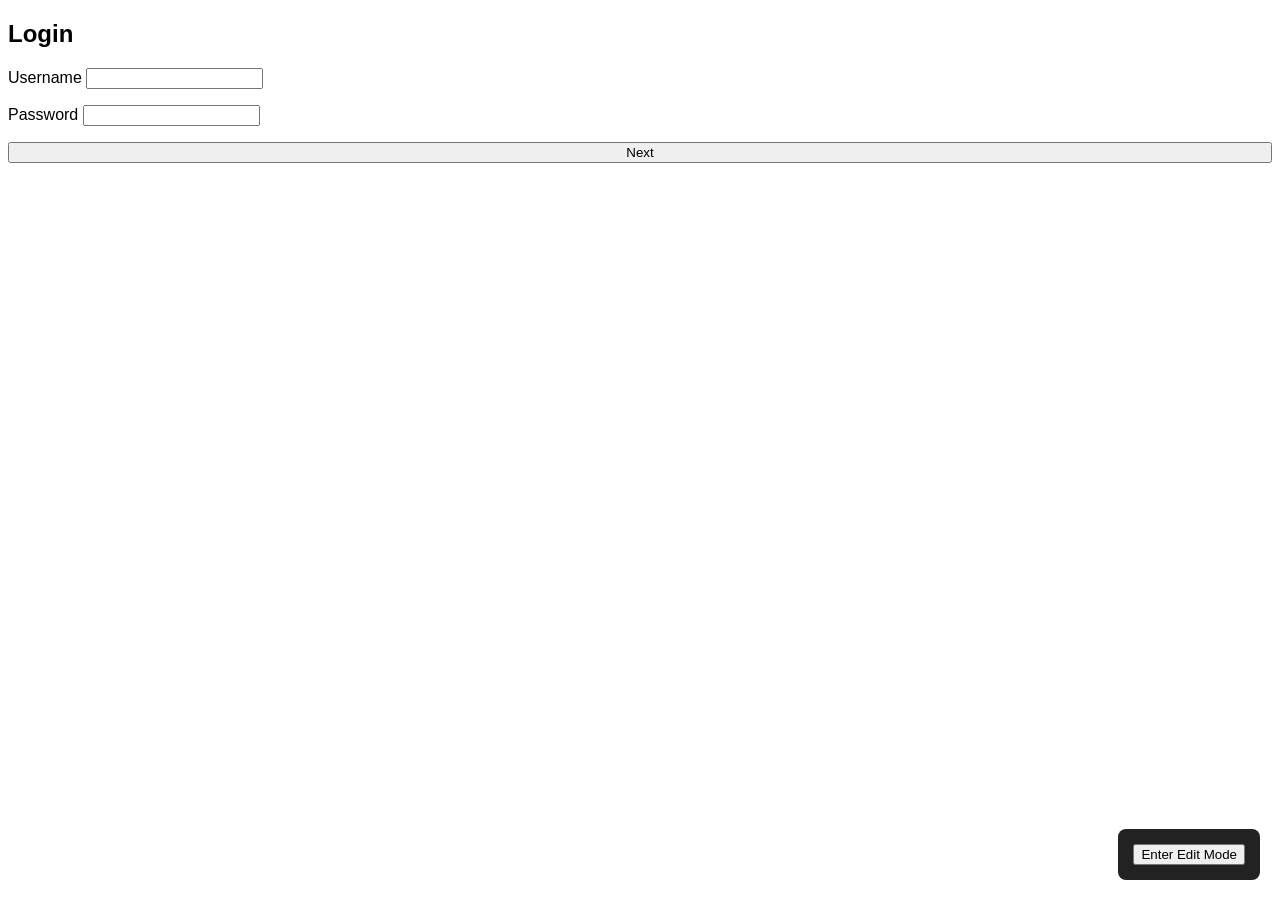
<file: test-login-otp-mockup.html>
<!DOCTYPE html>
<html lang="en">
<head>
  <meta charset="utf-8">
  <title>Login & OTP Mockup Spec</title>
  <style>
    /* 1. VISUAL STYLES & DESIGN TOKENS */
    :root {
      --bg-color: #ffffff;
      --primary-color: #0070f3;
      --spacing-unit: 8px; /* The "notches" for positioning */
    }
    body { background-color: var(--bg-color); font-family: sans-serif; }

    /* Layout containers that allow re-ordering and notch-shifting */
    .form-container {
      display: flex;
      flex-direction: column;
      gap: calc(var(--spacing-unit) * 2);
    }

    /* 2. DESIGNER EDIT MODE INTERACTION STYLES */
    .tv-editor-active [data-component-id] {
      outline: 2px dashed #0070f3;
      cursor: pointer;
      position: relative;
    }
    .tv-editor-active [data-component-id]:hover::after {
      content: attr(data-component-id);
      position: absolute; top: -18px; left: 0;
      background: #0070f3; color: white; font-size: 10px; padding: 2px 4px;
    }
    #tv-control-panel {
      position: fixed; bottom: 20px; right: 20px;
      background: #222; color: white; padding: 15px; border-radius: 8px; z-index: 9999;
    }
  </style>
</head>
<body>

  <main id="tvastr-mockup">
    <section id="scr_login" class="screen-view">
      <h2>Login</h2>
      <div class="form-container">
        <div data-component-id="cmp_username" style="order: 1;">
          <label>Username</label>
          <input type="text" />
        </div>
        <div data-component-id="cmp_password" style="order: 2;">
          <label>Password</label>
          <input type="password" />
        </div>
        <button data-component-id="cmp_login_submit" style="order: 3;">Next</button>
      </div>
    </section>
  </main>

  <script type="application/json" id="tvastr-context">
  {
    "mockupId": "mock_login_flow",
    "versionId": "v1",
    "screens": [
      {"id": "scr_login", "name": "Login Screen"},
      {"id": "scr_otp", "name": "OTP Verification"},
      {"id": "scr_success", "name": "Success Screen"}
    ],
    "components": [
      {"id": "cmp_username", "screenId": "scr_login", "order": 1, "notchOffset": 0},
      {"id": "cmp_password", "screenId": "scr_login", "order": 2, "notchOffset": 0}
    ],
    "designTokens": {
      "backgroundColor": "#ffffff"
    }
  }
  </script>

  <script>
    // Injected Floating Edit Controls
    const controls = document.createElement('div');
    controls.id = 'tv-control-panel';
    controls.innerHTML = `
      <button id="btn-toggle-edit">Enter Edit Mode</button>
      <div id="edit-tools" style="display:none; margin-top:10px;">
        <label>Page Color: </label>
        <input type="color" id="color-picker" value="#ffffff"><br><br>
        <button id="btn-move-up">Move Selected 2 Notches Up</button>
        <hr>
        <button id="btn-save">Save File Changes</button>
      </div>
    `;
    document.body.appendChild(controls);

    let selectedComponentId = null;
    let isEditMode = false;

    // Toggle Edit Mode Appearance
    document.getElementById('btn-toggle-edit').addEventListener('click', (e) => {
      isEditMode = !isEditMode;
      document.body.classList.toggle('tv-editor-active', isEditMode);
      document.getElementById('edit-tools').style.display = isEditMode ? 'block' : 'none';
      e.target.innerText = isEditMode ? 'Exit Edit Mode' : 'Enter Edit Mode';
    });

    // Handle Selecting a Component visually
    document.getElementById('tvastr-mockup').addEventListener('click', (e) => {
      if (!isEditMode) return;
      const comp = e.target.closest('[data-component-id]');
      if (comp) {
        selectedComponentId = comp.getAttribute('data-component-id');
        // Clear previous selections and highlight current
        document.querySelectorAll('[data-component-id]').forEach(el => el.style.outlineColor = '#0070f3');
        comp.style.outlineColor = '#ff0000';
      }
    });

    // 1. Change the Color
    document.getElementById('color-picker').addEventListener('input', (e) => {
      const newColor = e.target.value;
      // Update Visuals
      document.documentElement.style.setProperty('--bg-color', newColor);

      // Update the underlying structured context Graph
      const context = JSON.parse(document.getElementById('tvastr-context').textContent);
      context.designTokens.backgroundColor = newColor;
      document.getElementById('tvastr-context').textContent = JSON.stringify(context, null, 2);
    });

    // 2. Move Username 2 notches above
    document.getElementById('btn-move-up').addEventListener('click', () => {
      if (!selectedComponentId) return alert('Click a component first!');

      const element = document.querySelector(`[data-component-id="${selectedComponentId}"]`);

      // "2 notches above" means shifting its layout order or applying a margin shift
      // For this simple example, we swap its CSS Flexbox order property
      let currentOrder = parseInt(element.style.order || 1);
      let newOrder = Math.max(1, currentOrder - 1);
      element.style.order = newOrder;

      // Push an offset style rule to physically shift it up by our notch system variable
      element.style.transform = `translateY(calc(var(--spacing-unit) * -2))`;

      // Synchronize the change to the data block
      const context = JSON.parse(document.getElementById('tvastr-context').textContent);
      const compData = context.components.find(c => c.id === selectedComponentId);
      if (compData) {
        compData.order = newOrder;
        compData.notchOffset = -2; // Documenting the exact change
      }
      document.getElementById('tvastr-context').textContent = JSON.stringify(context, null, 2);
    });

    // 3. Saving the changes locally
    document.getElementById('btn-save').addEventListener('click', async () => {
      // Step 1: Clean up the editor UI elements before cloning so they aren't permanently baked in
      controls.remove();
      document.body.classList.remove('tv-editor-active');

      // Step 2: Grab the entirely modified HTML document string
      const updatedHTML = "<!DOCTYPE html>\n" + document.documentElement.outerHTML;

      // Step 3: Use Modern Browser API to write the file straight back to disk
      try {
        // This prompts the native save picker browser dialog
        const handle = await window.showSaveFilePicker({
          suggestedName: 'index.html',
          types: [{ description: 'HTML Document', accept: {'text/html': ['.html']} }]
        });
        const writable = await handle.createWritable();
        await writable.write(updatedHTML);
        await writable.close();
        alert('Saved successfully! Reload the page to see your updated document.');
        window.location.reload();
      } catch (err) {
        console.error("Save aborted or failed", err);
        // Re-attach controls if save failed/canceled
        document.body.appendChild(controls);
      }
    });
  </script>
</body>
</html>
</file>
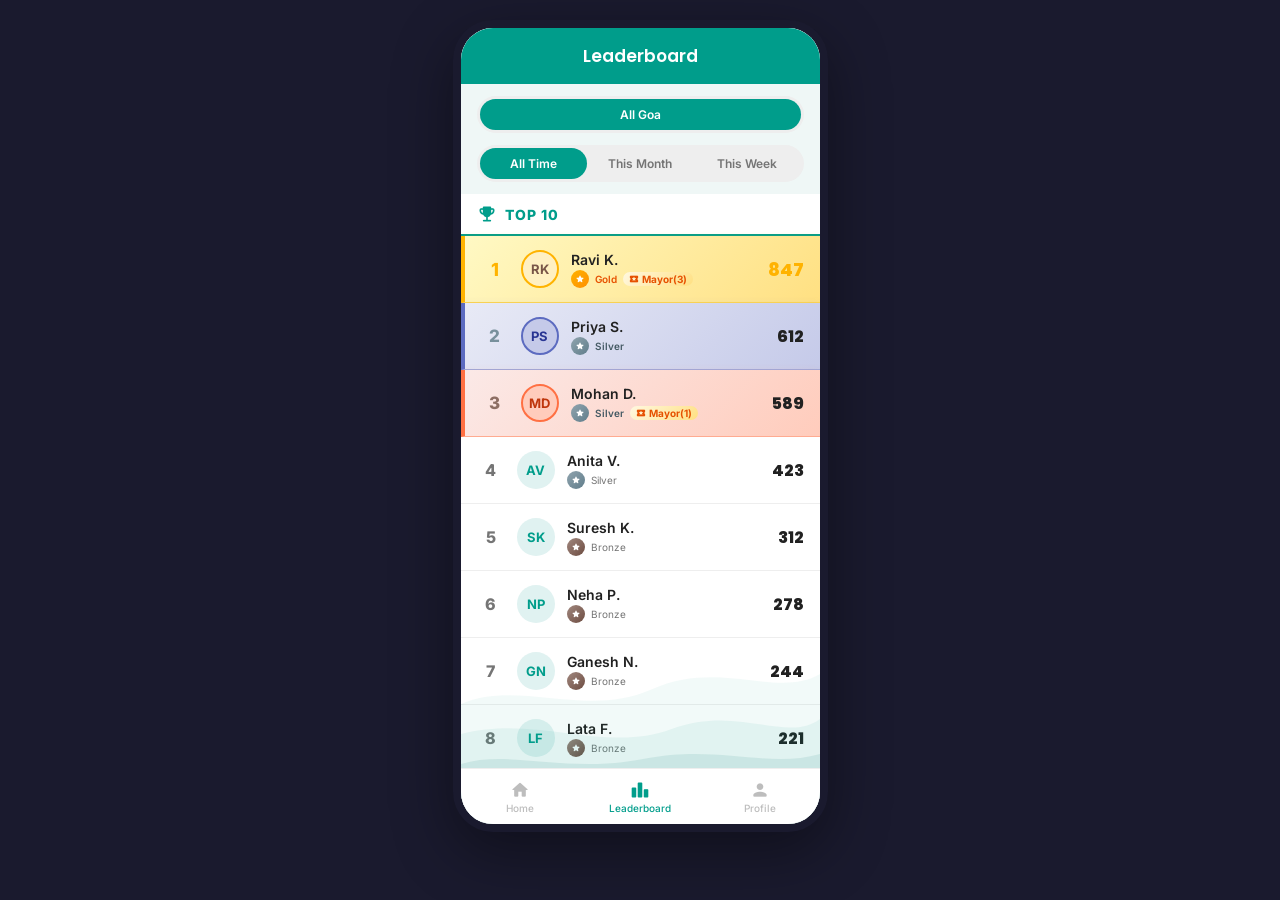
<file: mockup-puce.vercel.app/leaderboard.html>
<!DOCTYPE html>
<html lang="en">
<head>
<meta charset="UTF-8">
<meta name="viewport" content="width=device-width,initial-scale=1,maximum-scale=1,user-scalable=no,viewport-fit=cover">
<meta name="theme-color" content="#00796B">
<meta name="apple-mobile-web-app-capable" content="yes">
<meta name="apple-mobile-web-app-status-bar-style" content="black-translucent">
<title>Trashformers — Leaderboard</title>
<link href="assets/fonts/inter-poppins.css" rel="stylesheet">
<link href="assets/fonts/material-icons-round.css" rel="stylesheet">
<style>
*{margin:0;padding:0;box-sizing:border-box}
:root{
--primary:#009D8B;--primary-dark:#00796B;--primary-light:#E0F2F1;
--bg:#EFF7F6;--white:#FFFFFF;
--text:#212121;--text-2:#757575;--text-on-primary:#FFFFFF;
--success:#009D8B;--warning:#E8A317;--error:#E53935;--error-bg:#FFEBEE;
--gold:#FFB300;--gold-light:#FFF8E1;--gold-bg:#FFF0C2;
--silver:#78909C;--silver-light:#ECEFF1;--silver-bg:#CFD8DC;
--bronze:#8D6E63;--bronze-light:#EFEBE9;--bronze-bg:#D7CCC8;
--platinum:#7E57C2;
--locked:#E0E0E0;--divider:#EEEEEE;
--shadow:0 1px 3px rgba(0,0,0,.08);--shadow-up:0 4px 12px rgba(0,0,0,.15);
--radius:8px;--radius-sm:4px;
--nav-h:56px;--header-h:56px;
}
html,body{font-family:'Inter',system-ui,sans-serif;background:#1a1a2e;height:100%;overflow:hidden}
.mi{font-family:'Material Icons Round';font-weight:normal;font-style:normal;font-size:20px;display:inline-block;line-height:1;vertical-align:middle;-webkit-font-smoothing:antialiased}

/* Desktop: phone frame */
.phone-frame{position:relative;width:375px;height:812px;margin:20px auto;background:var(--bg);border-radius:40px;overflow:hidden;box-shadow:0 20px 60px rgba(0,0,0,.4);border:8px solid #1a1a2e}
/* Mobile: full-screen */
@media(max-width:420px){
  html,body{background:var(--bg)}
  .phone-frame{width:100%;height:100%;height:100dvh;border-radius:0;margin:0;border:0;box-shadow:none}
  .header{padding-top:env(safe-area-inset-top)}
  .bottom-nav{padding-bottom:env(safe-area-inset-bottom)}
}

.screen{display:flex;flex-direction:column;width:100%;height:100%;background:var(--bg)}

/* Beach waves */
.screen::after{
  content:'';position:absolute;bottom:0;left:0;right:0;height:320px;pointer-events:none;z-index:3;
  background-image:url("data:image/svg+xml,%3Csvg xmlns='http://www.w3.org/2000/svg' viewBox='0 0 375 320' preserveAspectRatio='none'%3E%3Cpath d='M0,200 C60,175 130,215 200,185 C270,155 330,195 375,170 L375,320 L0,320Z' fill='%23009D8B' opacity='0.05'/%3E%3Cpath d='M0,230 C80,210 150,250 220,225 C290,200 340,240 375,215 L375,320 L0,320Z' fill='%23009D8B' opacity='0.07'/%3E%3Cpath d='M0,260 C50,245 110,270 190,255 C270,240 320,265 375,250 L375,320 L0,320Z' fill='%2300796B' opacity='0.1'/%3E%3Crect y='295' width='375' height='25' fill='%23C8AD7F' opacity='0.1'/%3E%3C/svg%3E");
  background-size:100% 100%;background-repeat:no-repeat;
}

.header{min-height:var(--header-h);background:var(--primary);display:flex;align-items:center;padding:0 16px;color:var(--text-on-primary);position:relative;z-index:10}
.header .title{flex:1;text-align:center;font-size:17px;font-weight:600;font-family:'Poppins',sans-serif}

.content{flex:1;overflow-y:auto;overflow-x:hidden;-webkit-overflow-scrolling:touch;position:relative}

.bottom-nav{height:var(--nav-h);min-height:var(--nav-h);background:var(--white);border-top:1px solid var(--divider);display:flex;z-index:20}
.bottom-nav .tab{flex:1;display:flex;flex-direction:column;align-items:center;justify-content:center;gap:2px;cursor:pointer;color:#BDBDBD;font-size:10px;font-weight:500;transition:.15s;text-decoration:none;border:none;background:none;font-family:inherit}
.bottom-nav .tab.active{color:var(--primary)}

/* Segment controls */
.segment{display:flex;background:var(--divider);border-radius:20px;padding:3px;margin-bottom:12px}
.segment .seg-btn{flex:1;padding:8px 4px;text-align:center;border-radius:18px;font-size:12px;font-weight:600;color:var(--text-2);cursor:pointer;transition:.15s;user-select:none}
.segment .seg-btn.active{background:var(--primary);color:#fff}

/* Leaderboard rows */
.lb-row{display:flex;align-items:center;padding:14px 16px;gap:12px;border-bottom:1px solid var(--divider);cursor:pointer;background:var(--white);transition:.1s}
.lb-row:active{opacity:.9}
.lb-row.rank-1{background:linear-gradient(135deg,#FFF9C4 0%,#FFE082 100%);border-bottom:1px solid #FFD54F;border-left:4px solid var(--gold);box-shadow:0 2px 8px rgba(255,179,0,.2)}
.lb-row.rank-2{background:linear-gradient(135deg,#E8EAF6 0%,#C5CAE9 100%);border-bottom:1px solid #9FA8DA;border-left:4px solid #5C6BC0;box-shadow:0 2px 8px rgba(92,107,192,.15)}
.lb-row.rank-3{background:linear-gradient(135deg,#FBE9E7 0%,#FFCCBC 100%);border-bottom:1px solid #FFAB91;border-left:4px solid #FF7043;box-shadow:0 2px 8px rgba(255,112,67,.15)}
.lb-row.me{background:linear-gradient(135deg,#E0F2F1 0%,#B2DFDB 100%);border-left:4px solid var(--primary);border-bottom:1px solid var(--primary)}
.lb-rank{width:28px;font-size:16px;font-weight:800;color:var(--text-2);text-align:center}
.lb-row.rank-1 .lb-rank{color:var(--gold);font-size:18px}
.lb-row.rank-2 .lb-rank{color:var(--silver);font-size:17px}
.lb-row.rank-3 .lb-rank{color:var(--bronze);font-size:17px}
.lb-row.me .lb-rank{color:var(--primary)}
.lb-avatar{width:38px;height:38px;border-radius:50%;background:var(--primary-light);display:flex;align-items:center;justify-content:center;font-size:13px;font-weight:700;color:var(--primary)}
.lb-row.rank-1 .lb-avatar{background:var(--gold-bg);color:#795548;border:2px solid var(--gold)}
.lb-row.rank-2 .lb-avatar{background:#C5CAE9;color:#283593;border:2px solid #5C6BC0}
.lb-row.rank-3 .lb-avatar{background:#FFCCBC;color:#BF360C;border:2px solid #FF7043}
.lb-row.me .lb-avatar{background:var(--primary);color:#fff;border:2px solid var(--primary-dark)}
.lb-info{flex:1}
.lb-name{font-size:14px;font-weight:600;color:var(--text)}
.lb-row.me .lb-name{color:var(--primary);font-weight:700}
.lb-meta{font-size:11px;color:var(--text-2);display:flex;gap:6px;align-items:center;margin-top:2px}
.lb-pts{font-size:16px;font-weight:800;color:var(--text);text-align:right;font-family:'Poppins',sans-serif}
.lb-row.rank-1 .lb-pts{color:var(--gold);font-size:18px}
.lb-row.me .lb-pts{color:var(--primary)}

/* YOUR POSITION separator */
.lb-separator{padding:12px 16px;background:linear-gradient(135deg,var(--primary),var(--primary-dark));display:flex;align-items:center;gap:8px}
.lb-separator .sep-text{font-size:13px;font-weight:700;color:#fff;letter-spacing:1px;text-transform:uppercase}
.lb-separator .sep-line{flex:1;height:1px;background:rgba(255,255,255,.3)}

/* TOP 10 section header */
.lb-section-header{padding:10px 16px;background:var(--white);border-bottom:2px solid var(--primary);display:flex;align-items:center;gap:8px}
.lb-section-header .lsh-text{font-size:14px;font-weight:800;color:var(--primary);letter-spacing:1px;text-transform:uppercase}

/* Medal icons */
.medal{width:18px;height:18px;border-radius:50%;display:inline-flex;align-items:center;justify-content:center;font-size:10px;font-weight:800;color:#fff;vertical-align:middle}
.medal.gold{background:linear-gradient(135deg,#FFB300,#FF8F00)}
.medal.silver{background:linear-gradient(135deg,#90A4AE,#607D8B)}
.medal.bronze{background:linear-gradient(135deg,#A1887F,#6D4C41)}

/* Mayor badge */
.mayor-badge{display:inline-flex;align-items:center;gap:3px;background:linear-gradient(135deg,#FFF8E1,#FFE082);padding:1px 6px;border-radius:10px;font-size:10px;font-weight:700;color:#E65100}
</style>
</head>
<body>
<div class="phone-frame">
  <div class="screen">

    <!-- Header -->
    <div class="header">
      <div style="width:32px"></div>
      <div class="title">Leaderboard</div>
      <div style="width:32px"></div>
    </div>

    <!-- Scrollable content -->
    <div class="content">
      <div style="padding:12px 16px 0">
        <!-- Region filter -->
        <div class="segment">
          <div class="seg-btn active" onclick="setSingle(this)">All Goa</div>
        </div>
        <!-- Time filter -->
        <div class="segment">
          <div class="seg-btn active" onclick="setSingle(this)">All Time</div>
          <div class="seg-btn" onclick="setSingle(this)">This Month</div>
          <div class="seg-btn" onclick="setSingle(this)">This Week</div>
        </div>
      </div>

      <!-- TOP 10 header -->
      <div class="lb-section-header">
        <span class="mi" style="font-size:20px;color:var(--primary)">emoji_events</span>
        <span class="lsh-text">Top 10</span>
      </div>

      <!-- Rank 1 -->
      <div class="lb-row rank-1">
        <div class="lb-rank">1</div>
        <div class="lb-avatar">RK</div>
        <div class="lb-info">
          <div class="lb-name">Ravi K.</div>
          <div class="lb-meta">
            <span class="medal gold"><span class="mi" style="font-size:10px">star</span></span>
            <span style="font-size:10px;font-weight:600;color:#E65100">Gold</span>
            <span class="mayor-badge"><span class="mi" style="font-size:10px">local_activity</span>Mayor(3)</span>
          </div>
        </div>
        <div class="lb-pts">847</div>
      </div>

      <!-- Rank 2 -->
      <div class="lb-row rank-2">
        <div class="lb-rank">2</div>
        <div class="lb-avatar">PS</div>
        <div class="lb-info">
          <div class="lb-name">Priya S.</div>
          <div class="lb-meta">
            <span class="medal silver"><span class="mi" style="font-size:10px">star</span></span>
            <span style="font-size:10px;font-weight:600;color:#455A64">Silver</span>
          </div>
        </div>
        <div class="lb-pts">612</div>
      </div>

      <!-- Rank 3 -->
      <div class="lb-row rank-3">
        <div class="lb-rank">3</div>
        <div class="lb-avatar">MD</div>
        <div class="lb-info">
          <div class="lb-name">Mohan D.</div>
          <div class="lb-meta">
            <span class="medal silver"><span class="mi" style="font-size:10px">star</span></span>
            <span style="font-size:10px;font-weight:600;color:#455A64">Silver</span>
            <span class="mayor-badge"><span class="mi" style="font-size:10px">local_activity</span>Mayor(1)</span>
          </div>
        </div>
        <div class="lb-pts">589</div>
      </div>

      <!-- Rank 4 -->
      <div class="lb-row">
        <div class="lb-rank">4</div>
        <div class="lb-avatar">AV</div>
        <div class="lb-info">
          <div class="lb-name">Anita V.</div>
          <div class="lb-meta">
            <span class="medal silver"><span class="mi" style="font-size:10px">star</span></span>
            <span style="font-size:10px">Silver</span>
          </div>
        </div>
        <div class="lb-pts">423</div>
      </div>

      <!-- Rank 5 -->
      <div class="lb-row">
        <div class="lb-rank">5</div>
        <div class="lb-avatar">SK</div>
        <div class="lb-info">
          <div class="lb-name">Suresh K.</div>
          <div class="lb-meta">
            <span class="medal bronze"><span class="mi" style="font-size:10px">star</span></span>
            <span style="font-size:10px">Bronze</span>
          </div>
        </div>
        <div class="lb-pts">312</div>
      </div>

      <!-- Rank 6 -->
      <div class="lb-row">
        <div class="lb-rank">6</div>
        <div class="lb-avatar">NP</div>
        <div class="lb-info">
          <div class="lb-name">Neha P.</div>
          <div class="lb-meta">
            <span class="medal bronze"><span class="mi" style="font-size:10px">star</span></span>
            <span style="font-size:10px">Bronze</span>
          </div>
        </div>
        <div class="lb-pts">278</div>
      </div>

      <!-- Rank 7 -->
      <div class="lb-row">
        <div class="lb-rank">7</div>
        <div class="lb-avatar">GN</div>
        <div class="lb-info">
          <div class="lb-name">Ganesh N.</div>
          <div class="lb-meta">
            <span class="medal bronze"><span class="mi" style="font-size:10px">star</span></span>
            <span style="font-size:10px">Bronze</span>
          </div>
        </div>
        <div class="lb-pts">244</div>
      </div>

      <!-- Rank 8 -->
      <div class="lb-row">
        <div class="lb-rank">8</div>
        <div class="lb-avatar">LF</div>
        <div class="lb-info">
          <div class="lb-name">Lata F.</div>
          <div class="lb-meta">
            <span class="medal bronze"><span class="mi" style="font-size:10px">star</span></span>
            <span style="font-size:10px">Bronze</span>
          </div>
        </div>
        <div class="lb-pts">221</div>
      </div>

      <!-- Rank 9 -->
      <div class="lb-row">
        <div class="lb-rank">9</div>
        <div class="lb-avatar">RC</div>
        <div class="lb-info">
          <div class="lb-name">Rohan C.</div>
          <div class="lb-meta">
            <span class="medal bronze"><span class="mi" style="font-size:10px">star</span></span>
            <span style="font-size:10px">Bronze</span>
          </div>
        </div>
        <div class="lb-pts">198</div>
      </div>

      <!-- Rank 10 -->
      <div class="lb-row">
        <div class="lb-rank">10</div>
        <div class="lb-avatar">BM</div>
        <div class="lb-info">
          <div class="lb-name">Bindu M.</div>
          <div class="lb-meta">
            <span class="medal bronze"><span class="mi" style="font-size:10px">star</span></span>
            <span style="font-size:10px">Bronze</span>
          </div>
        </div>
        <div class="lb-pts">176</div>
      </div>

      <!-- YOUR POSITION separator -->
      <div class="lb-separator">
        <div class="sep-line"></div>
        <span class="mi" style="font-size:18px;color:#fff">my_location</span>
        <span class="sep-text">Your Position</span>
        <div class="sep-line"></div>
      </div>

      <!-- Neighbourhood rows -->
      <div class="lb-row">
        <div class="lb-rank">31</div>
        <div class="lb-avatar">DT</div>
        <div class="lb-info">
          <div class="lb-name">Deepak T.</div>
          <div class="lb-meta">
            <span class="medal bronze"><span class="mi" style="font-size:10px">star</span></span>
            <span style="font-size:10px">Bronze</span>
          </div>
        </div>
        <div class="lb-pts">156</div>
      </div>

      <div class="lb-row">
        <div class="lb-rank">32</div>
        <div class="lb-avatar">SM</div>
        <div class="lb-info">
          <div class="lb-name">Sunita M.</div>
          <div class="lb-meta">
            <span class="medal bronze"><span class="mi" style="font-size:10px">star</span></span>
            <span style="font-size:10px">Bronze</span>
          </div>
        </div>
        <div class="lb-pts">148</div>
      </div>

      <div class="lb-row">
        <div class="lb-rank">33</div>
        <div class="lb-avatar">RP</div>
        <div class="lb-info">
          <div class="lb-name">Raj P.</div>
          <div class="lb-meta">
            <span class="medal bronze"><span class="mi" style="font-size:10px">star</span></span>
            <span style="font-size:10px">Bronze</span>
          </div>
        </div>
        <div class="lb-pts">145</div>
      </div>

      <!-- You (rank 34) -->
      <div class="lb-row me">
        <div class="lb-rank"><span class="mi" style="font-size:14px">play_arrow</span> 34</div>
        <div class="lb-avatar">MK</div>
        <div class="lb-info">
          <div class="lb-name">You</div>
          <div class="lb-meta">
            <span class="medal silver"><span class="mi" style="font-size:10px">star</span></span>
            <span style="font-size:10px;font-weight:600;color:var(--primary)">Silver</span>
            <span class="mayor-badge"><span class="mi" style="font-size:10px">local_activity</span>Mayor(2)</span>
          </div>
        </div>
        <div class="lb-pts">142</div>
      </div>

      <div class="lb-row">
        <div class="lb-rank">35</div>
        <div class="lb-avatar">KR</div>
        <div class="lb-info">
          <div class="lb-name">Kamla R.</div>
          <div class="lb-meta">
            <span class="medal bronze"><span class="mi" style="font-size:10px">star</span></span>
            <span style="font-size:10px">Bronze</span>
          </div>
        </div>
        <div class="lb-pts">139</div>
      </div>

      <div class="lb-row">
        <div class="lb-rank">36</div>
        <div class="lb-avatar">VS</div>
        <div class="lb-info">
          <div class="lb-name">Vinod S.</div>
          <div class="lb-meta">
            <span class="medal bronze"><span class="mi" style="font-size:10px">star</span></span>
            <span style="font-size:10px">Bronze</span>
          </div>
        </div>
        <div class="lb-pts">135</div>
      </div>

      <div class="lb-row">
        <div class="lb-rank">37</div>
        <div class="lb-avatar">AT</div>
        <div class="lb-info">
          <div class="lb-name">Anonymous</div>
          <div class="lb-meta">
            <span class="medal bronze"><span class="mi" style="font-size:10px">star</span></span>
            <span style="font-size:10px">Bronze</span>
          </div>
        </div>
        <div class="lb-pts">131</div>
      </div>
    </div><!-- /content -->

    <!-- Bottom nav -->
    <div class="bottom-nav">
      <button class="tab" onclick="window.location.href='index.html'">
        <span class="mi">home</span>Home
      </button>
      <button class="tab active">
        <span class="mi">leaderboard</span>Leaderboard
      </button>
      <button class="tab" onclick="window.location.href='index.html'">
        <span class="mi">person</span>Profile
      </button>
    </div>

  </div><!-- /screen -->
</div><!-- /phone-frame -->

<script>
function setSingle(btn) {
  btn.closest('.segment').querySelectorAll('.seg-btn').forEach(b => b.classList.remove('active'));
  btn.classList.add('active');
}
</script>
</body>
</html>
</file>
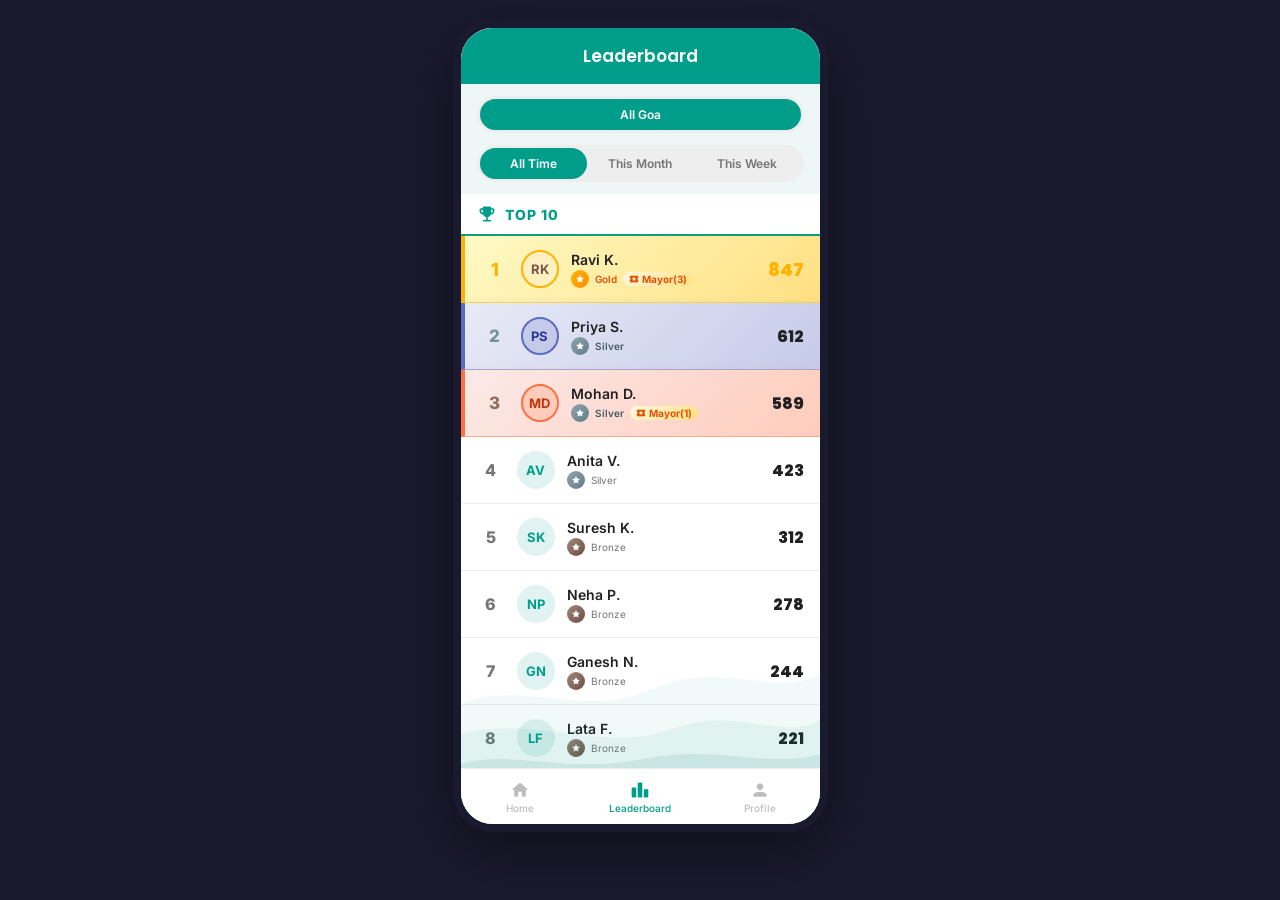
<file: mockup-puce.vercel.app/original/leaderboard.html>
<!DOCTYPE html>
<html lang="en">
<head>
<meta charset="UTF-8">
<meta name="viewport" content="width=device-width,initial-scale=1,maximum-scale=1,user-scalable=no,viewport-fit=cover">
<meta name="theme-color" content="#00796B">
<meta name="apple-mobile-web-app-capable" content="yes">
<meta name="apple-mobile-web-app-status-bar-style" content="black-translucent">
<title>Trashformers — Leaderboard</title>
<link href="https://fonts.googleapis.com/css2?family=Inter:wght@400;500;600;700;800&family=Poppins:wght@400;500;600;700;800&display=swap" rel="stylesheet">
<link href="https://fonts.googleapis.com/icon?family=Material+Icons+Round" rel="stylesheet">
<style>
*{margin:0;padding:0;box-sizing:border-box}
:root{
--primary:#009D8B;--primary-dark:#00796B;--primary-light:#E0F2F1;
--bg:#EFF7F6;--white:#FFFFFF;
--text:#212121;--text-2:#757575;--text-on-primary:#FFFFFF;
--success:#009D8B;--warning:#E8A317;--error:#E53935;--error-bg:#FFEBEE;
--gold:#FFB300;--gold-light:#FFF8E1;--gold-bg:#FFF0C2;
--silver:#78909C;--silver-light:#ECEFF1;--silver-bg:#CFD8DC;
--bronze:#8D6E63;--bronze-light:#EFEBE9;--bronze-bg:#D7CCC8;
--platinum:#7E57C2;
--locked:#E0E0E0;--divider:#EEEEEE;
--shadow:0 1px 3px rgba(0,0,0,.08);--shadow-up:0 4px 12px rgba(0,0,0,.15);
--radius:8px;--radius-sm:4px;
--nav-h:56px;--header-h:56px;
}
html,body{font-family:'Inter',system-ui,sans-serif;background:#1a1a2e;height:100%;overflow:hidden}
.mi{font-family:'Material Icons Round';font-weight:normal;font-style:normal;font-size:20px;display:inline-block;line-height:1;vertical-align:middle;-webkit-font-smoothing:antialiased}

/* Desktop: phone frame */
.phone-frame{position:relative;width:375px;height:812px;margin:20px auto;background:var(--bg);border-radius:40px;overflow:hidden;box-shadow:0 20px 60px rgba(0,0,0,.4);border:8px solid #1a1a2e}
/* Mobile: full-screen */
@media(max-width:420px){
  html,body{background:var(--bg)}
  .phone-frame{width:100%;height:100%;height:100dvh;border-radius:0;margin:0;border:0;box-shadow:none}
  .header{padding-top:env(safe-area-inset-top)}
  .bottom-nav{padding-bottom:env(safe-area-inset-bottom)}
}

.screen{display:flex;flex-direction:column;width:100%;height:100%;background:var(--bg)}

/* Beach waves */
.screen::after{
  content:'';position:absolute;bottom:0;left:0;right:0;height:320px;pointer-events:none;z-index:3;
  background-image:url("data:image/svg+xml,%3Csvg xmlns='http://www.w3.org/2000/svg' viewBox='0 0 375 320' preserveAspectRatio='none'%3E%3Cpath d='M0,200 C60,175 130,215 200,185 C270,155 330,195 375,170 L375,320 L0,320Z' fill='%23009D8B' opacity='0.05'/%3E%3Cpath d='M0,230 C80,210 150,250 220,225 C290,200 340,240 375,215 L375,320 L0,320Z' fill='%23009D8B' opacity='0.07'/%3E%3Cpath d='M0,260 C50,245 110,270 190,255 C270,240 320,265 375,250 L375,320 L0,320Z' fill='%2300796B' opacity='0.1'/%3E%3Crect y='295' width='375' height='25' fill='%23C8AD7F' opacity='0.1'/%3E%3C/svg%3E");
  background-size:100% 100%;background-repeat:no-repeat;
}

.header{min-height:var(--header-h);background:var(--primary);display:flex;align-items:center;padding:0 16px;color:var(--text-on-primary);position:relative;z-index:10}
.header .title{flex:1;text-align:center;font-size:17px;font-weight:600;font-family:'Poppins',sans-serif}

.content{flex:1;overflow-y:auto;overflow-x:hidden;-webkit-overflow-scrolling:touch;position:relative}

.bottom-nav{height:var(--nav-h);min-height:var(--nav-h);background:var(--white);border-top:1px solid var(--divider);display:flex;z-index:20}
.bottom-nav .tab{flex:1;display:flex;flex-direction:column;align-items:center;justify-content:center;gap:2px;cursor:pointer;color:#BDBDBD;font-size:10px;font-weight:500;transition:.15s;text-decoration:none;border:none;background:none;font-family:inherit}
.bottom-nav .tab.active{color:var(--primary)}

/* Segment controls */
.segment{display:flex;background:var(--divider);border-radius:20px;padding:3px;margin-bottom:12px}
.segment .seg-btn{flex:1;padding:8px 4px;text-align:center;border-radius:18px;font-size:12px;font-weight:600;color:var(--text-2);cursor:pointer;transition:.15s;user-select:none}
.segment .seg-btn.active{background:var(--primary);color:#fff}

/* Leaderboard rows */
.lb-row{display:flex;align-items:center;padding:14px 16px;gap:12px;border-bottom:1px solid var(--divider);cursor:pointer;background:var(--white);transition:.1s}
.lb-row:active{opacity:.9}
.lb-row.rank-1{background:linear-gradient(135deg,#FFF9C4 0%,#FFE082 100%);border-bottom:1px solid #FFD54F;border-left:4px solid var(--gold);box-shadow:0 2px 8px rgba(255,179,0,.2)}
.lb-row.rank-2{background:linear-gradient(135deg,#E8EAF6 0%,#C5CAE9 100%);border-bottom:1px solid #9FA8DA;border-left:4px solid #5C6BC0;box-shadow:0 2px 8px rgba(92,107,192,.15)}
.lb-row.rank-3{background:linear-gradient(135deg,#FBE9E7 0%,#FFCCBC 100%);border-bottom:1px solid #FFAB91;border-left:4px solid #FF7043;box-shadow:0 2px 8px rgba(255,112,67,.15)}
.lb-row.me{background:linear-gradient(135deg,#E0F2F1 0%,#B2DFDB 100%);border-left:4px solid var(--primary);border-bottom:1px solid var(--primary)}
.lb-rank{width:28px;font-size:16px;font-weight:800;color:var(--text-2);text-align:center}
.lb-row.rank-1 .lb-rank{color:var(--gold);font-size:18px}
.lb-row.rank-2 .lb-rank{color:var(--silver);font-size:17px}
.lb-row.rank-3 .lb-rank{color:var(--bronze);font-size:17px}
.lb-row.me .lb-rank{color:var(--primary)}
.lb-avatar{width:38px;height:38px;border-radius:50%;background:var(--primary-light);display:flex;align-items:center;justify-content:center;font-size:13px;font-weight:700;color:var(--primary)}
.lb-row.rank-1 .lb-avatar{background:var(--gold-bg);color:#795548;border:2px solid var(--gold)}
.lb-row.rank-2 .lb-avatar{background:#C5CAE9;color:#283593;border:2px solid #5C6BC0}
.lb-row.rank-3 .lb-avatar{background:#FFCCBC;color:#BF360C;border:2px solid #FF7043}
.lb-row.me .lb-avatar{background:var(--primary);color:#fff;border:2px solid var(--primary-dark)}
.lb-info{flex:1}
.lb-name{font-size:14px;font-weight:600;color:var(--text)}
.lb-row.me .lb-name{color:var(--primary);font-weight:700}
.lb-meta{font-size:11px;color:var(--text-2);display:flex;gap:6px;align-items:center;margin-top:2px}
.lb-pts{font-size:16px;font-weight:800;color:var(--text);text-align:right;font-family:'Poppins',sans-serif}
.lb-row.rank-1 .lb-pts{color:var(--gold);font-size:18px}
.lb-row.me .lb-pts{color:var(--primary)}

/* YOUR POSITION separator */
.lb-separator{padding:12px 16px;background:linear-gradient(135deg,var(--primary),var(--primary-dark));display:flex;align-items:center;gap:8px}
.lb-separator .sep-text{font-size:13px;font-weight:700;color:#fff;letter-spacing:1px;text-transform:uppercase}
.lb-separator .sep-line{flex:1;height:1px;background:rgba(255,255,255,.3)}

/* TOP 10 section header */
.lb-section-header{padding:10px 16px;background:var(--white);border-bottom:2px solid var(--primary);display:flex;align-items:center;gap:8px}
.lb-section-header .lsh-text{font-size:14px;font-weight:800;color:var(--primary);letter-spacing:1px;text-transform:uppercase}

/* Medal icons */
.medal{width:18px;height:18px;border-radius:50%;display:inline-flex;align-items:center;justify-content:center;font-size:10px;font-weight:800;color:#fff;vertical-align:middle}
.medal.gold{background:linear-gradient(135deg,#FFB300,#FF8F00)}
.medal.silver{background:linear-gradient(135deg,#90A4AE,#607D8B)}
.medal.bronze{background:linear-gradient(135deg,#A1887F,#6D4C41)}

/* Mayor badge */
.mayor-badge{display:inline-flex;align-items:center;gap:3px;background:linear-gradient(135deg,#FFF8E1,#FFE082);padding:1px 6px;border-radius:10px;font-size:10px;font-weight:700;color:#E65100}
</style>
</head>
<body>
<div class="phone-frame">
  <div class="screen">

    <!-- Header -->
    <div class="header">
      <div style="width:32px"></div>
      <div class="title">Leaderboard</div>
      <div style="width:32px"></div>
    </div>

    <!-- Scrollable content -->
    <div class="content">
      <div style="padding:12px 16px 0">
        <!-- Region filter -->
        <div class="segment">
          <div class="seg-btn active" onclick="setSingle(this)">All Goa</div>
        </div>
        <!-- Time filter -->
        <div class="segment">
          <div class="seg-btn active" onclick="setSingle(this)">All Time</div>
          <div class="seg-btn" onclick="setSingle(this)">This Month</div>
          <div class="seg-btn" onclick="setSingle(this)">This Week</div>
        </div>
      </div>

      <!-- TOP 10 header -->
      <div class="lb-section-header">
        <span class="mi" style="font-size:20px;color:var(--primary)">emoji_events</span>
        <span class="lsh-text">Top 10</span>
      </div>

      <!-- Rank 1 -->
      <div class="lb-row rank-1">
        <div class="lb-rank">1</div>
        <div class="lb-avatar">RK</div>
        <div class="lb-info">
          <div class="lb-name">Ravi K.</div>
          <div class="lb-meta">
            <span class="medal gold"><span class="mi" style="font-size:10px">star</span></span>
            <span style="font-size:10px;font-weight:600;color:#E65100">Gold</span>
            <span class="mayor-badge"><span class="mi" style="font-size:10px">local_activity</span>Mayor(3)</span>
          </div>
        </div>
        <div class="lb-pts">847</div>
      </div>

      <!-- Rank 2 -->
      <div class="lb-row rank-2">
        <div class="lb-rank">2</div>
        <div class="lb-avatar">PS</div>
        <div class="lb-info">
          <div class="lb-name">Priya S.</div>
          <div class="lb-meta">
            <span class="medal silver"><span class="mi" style="font-size:10px">star</span></span>
            <span style="font-size:10px;font-weight:600;color:#455A64">Silver</span>
          </div>
        </div>
        <div class="lb-pts">612</div>
      </div>

      <!-- Rank 3 -->
      <div class="lb-row rank-3">
        <div class="lb-rank">3</div>
        <div class="lb-avatar">MD</div>
        <div class="lb-info">
          <div class="lb-name">Mohan D.</div>
          <div class="lb-meta">
            <span class="medal silver"><span class="mi" style="font-size:10px">star</span></span>
            <span style="font-size:10px;font-weight:600;color:#455A64">Silver</span>
            <span class="mayor-badge"><span class="mi" style="font-size:10px">local_activity</span>Mayor(1)</span>
          </div>
        </div>
        <div class="lb-pts">589</div>
      </div>

      <!-- Rank 4 -->
      <div class="lb-row">
        <div class="lb-rank">4</div>
        <div class="lb-avatar">AV</div>
        <div class="lb-info">
          <div class="lb-name">Anita V.</div>
          <div class="lb-meta">
            <span class="medal silver"><span class="mi" style="font-size:10px">star</span></span>
            <span style="font-size:10px">Silver</span>
          </div>
        </div>
        <div class="lb-pts">423</div>
      </div>

      <!-- Rank 5 -->
      <div class="lb-row">
        <div class="lb-rank">5</div>
        <div class="lb-avatar">SK</div>
        <div class="lb-info">
          <div class="lb-name">Suresh K.</div>
          <div class="lb-meta">
            <span class="medal bronze"><span class="mi" style="font-size:10px">star</span></span>
            <span style="font-size:10px">Bronze</span>
          </div>
        </div>
        <div class="lb-pts">312</div>
      </div>

      <!-- Rank 6 -->
      <div class="lb-row">
        <div class="lb-rank">6</div>
        <div class="lb-avatar">NP</div>
        <div class="lb-info">
          <div class="lb-name">Neha P.</div>
          <div class="lb-meta">
            <span class="medal bronze"><span class="mi" style="font-size:10px">star</span></span>
            <span style="font-size:10px">Bronze</span>
          </div>
        </div>
        <div class="lb-pts">278</div>
      </div>

      <!-- Rank 7 -->
      <div class="lb-row">
        <div class="lb-rank">7</div>
        <div class="lb-avatar">GN</div>
        <div class="lb-info">
          <div class="lb-name">Ganesh N.</div>
          <div class="lb-meta">
            <span class="medal bronze"><span class="mi" style="font-size:10px">star</span></span>
            <span style="font-size:10px">Bronze</span>
          </div>
        </div>
        <div class="lb-pts">244</div>
      </div>

      <!-- Rank 8 -->
      <div class="lb-row">
        <div class="lb-rank">8</div>
        <div class="lb-avatar">LF</div>
        <div class="lb-info">
          <div class="lb-name">Lata F.</div>
          <div class="lb-meta">
            <span class="medal bronze"><span class="mi" style="font-size:10px">star</span></span>
            <span style="font-size:10px">Bronze</span>
          </div>
        </div>
        <div class="lb-pts">221</div>
      </div>

      <!-- Rank 9 -->
      <div class="lb-row">
        <div class="lb-rank">9</div>
        <div class="lb-avatar">RC</div>
        <div class="lb-info">
          <div class="lb-name">Rohan C.</div>
          <div class="lb-meta">
            <span class="medal bronze"><span class="mi" style="font-size:10px">star</span></span>
            <span style="font-size:10px">Bronze</span>
          </div>
        </div>
        <div class="lb-pts">198</div>
      </div>

      <!-- Rank 10 -->
      <div class="lb-row">
        <div class="lb-rank">10</div>
        <div class="lb-avatar">BM</div>
        <div class="lb-info">
          <div class="lb-name">Bindu M.</div>
          <div class="lb-meta">
            <span class="medal bronze"><span class="mi" style="font-size:10px">star</span></span>
            <span style="font-size:10px">Bronze</span>
          </div>
        </div>
        <div class="lb-pts">176</div>
      </div>

      <!-- YOUR POSITION separator -->
      <div class="lb-separator">
        <div class="sep-line"></div>
        <span class="mi" style="font-size:18px;color:#fff">my_location</span>
        <span class="sep-text">Your Position</span>
        <div class="sep-line"></div>
      </div>

      <!-- Neighbourhood rows -->
      <div class="lb-row">
        <div class="lb-rank">31</div>
        <div class="lb-avatar">DT</div>
        <div class="lb-info">
          <div class="lb-name">Deepak T.</div>
          <div class="lb-meta">
            <span class="medal bronze"><span class="mi" style="font-size:10px">star</span></span>
            <span style="font-size:10px">Bronze</span>
          </div>
        </div>
        <div class="lb-pts">156</div>
      </div>

      <div class="lb-row">
        <div class="lb-rank">32</div>
        <div class="lb-avatar">SM</div>
        <div class="lb-info">
          <div class="lb-name">Sunita M.</div>
          <div class="lb-meta">
            <span class="medal bronze"><span class="mi" style="font-size:10px">star</span></span>
            <span style="font-size:10px">Bronze</span>
          </div>
        </div>
        <div class="lb-pts">148</div>
      </div>

      <div class="lb-row">
        <div class="lb-rank">33</div>
        <div class="lb-avatar">RP</div>
        <div class="lb-info">
          <div class="lb-name">Raj P.</div>
          <div class="lb-meta">
            <span class="medal bronze"><span class="mi" style="font-size:10px">star</span></span>
            <span style="font-size:10px">Bronze</span>
          </div>
        </div>
        <div class="lb-pts">145</div>
      </div>

      <!-- You (rank 34) -->
      <div class="lb-row me">
        <div class="lb-rank"><span class="mi" style="font-size:14px">play_arrow</span> 34</div>
        <div class="lb-avatar">MK</div>
        <div class="lb-info">
          <div class="lb-name">You</div>
          <div class="lb-meta">
            <span class="medal silver"><span class="mi" style="font-size:10px">star</span></span>
            <span style="font-size:10px;font-weight:600;color:var(--primary)">Silver</span>
            <span class="mayor-badge"><span class="mi" style="font-size:10px">local_activity</span>Mayor(2)</span>
          </div>
        </div>
        <div class="lb-pts">142</div>
      </div>

      <div class="lb-row">
        <div class="lb-rank">35</div>
        <div class="lb-avatar">KR</div>
        <div class="lb-info">
          <div class="lb-name">Kamla R.</div>
          <div class="lb-meta">
            <span class="medal bronze"><span class="mi" style="font-size:10px">star</span></span>
            <span style="font-size:10px">Bronze</span>
          </div>
        </div>
        <div class="lb-pts">139</div>
      </div>

      <div class="lb-row">
        <div class="lb-rank">36</div>
        <div class="lb-avatar">VS</div>
        <div class="lb-info">
          <div class="lb-name">Vinod S.</div>
          <div class="lb-meta">
            <span class="medal bronze"><span class="mi" style="font-size:10px">star</span></span>
            <span style="font-size:10px">Bronze</span>
          </div>
        </div>
        <div class="lb-pts">135</div>
      </div>

      <div class="lb-row">
        <div class="lb-rank">37</div>
        <div class="lb-avatar">AT</div>
        <div class="lb-info">
          <div class="lb-name">Anonymous</div>
          <div class="lb-meta">
            <span class="medal bronze"><span class="mi" style="font-size:10px">star</span></span>
            <span style="font-size:10px">Bronze</span>
          </div>
        </div>
        <div class="lb-pts">131</div>
      </div>
    </div><!-- /content -->

    <!-- Bottom nav -->
    <div class="bottom-nav">
      <button class="tab" onclick="window.location.href='index.html'">
        <span class="mi">home</span>Home
      </button>
      <button class="tab active">
        <span class="mi">leaderboard</span>Leaderboard
      </button>
      <button class="tab" onclick="window.location.href='index.html'">
        <span class="mi">person</span>Profile
      </button>
    </div>

  </div><!-- /screen -->
</div><!-- /phone-frame -->

<script>
function setSingle(btn) {
  btn.closest('.segment').querySelectorAll('.seg-btn').forEach(b => b.classList.remove('active'));
  btn.classList.add('active');
}
</script>
</body>
</html>
</file>
<file: mockup-puce.vercel.app/assets/fonts/inter-poppins.css>
@font-face {
  font-family: 'Inter';
  font-style: normal;
  font-weight: 400;
  font-display: swap;
  src: url(./UcCO3FwrK3iLTeHuS_nVMrMxCp50SjIw2boKoduKmMEVuLyfMZg.ttf) format('truetype');
}
@font-face {
  font-family: 'Inter';
  font-style: normal;
  font-weight: 500;
  font-display: swap;
  src: url(./UcCO3FwrK3iLTeHuS_nVMrMxCp50SjIw2boKoduKmMEVuI6fMZg.ttf) format('truetype');
}
@font-face {
  font-family: 'Inter';
  font-style: normal;
  font-weight: 600;
  font-display: swap;
  src: url(./UcCO3FwrK3iLTeHuS_nVMrMxCp50SjIw2boKoduKmMEVuGKYMZg.ttf) format('truetype');
}
@font-face {
  font-family: 'Inter';
  font-style: normal;
  font-weight: 700;
  font-display: swap;
  src: url(./UcCO3FwrK3iLTeHuS_nVMrMxCp50SjIw2boKoduKmMEVuFuYMZg.ttf) format('truetype');
}
@font-face {
  font-family: 'Inter';
  font-style: normal;
  font-weight: 800;
  font-display: swap;
  src: url(./UcCO3FwrK3iLTeHuS_nVMrMxCp50SjIw2boKoduKmMEVuDyYMZg.ttf) format('truetype');
}
@font-face {
  font-family: 'Poppins';
  font-style: normal;
  font-weight: 400;
  font-display: swap;
  src: url(./pxiEyp8kv8JHgFVrFJA.ttf) format('truetype');
}
@font-face {
  font-family: 'Poppins';
  font-style: normal;
  font-weight: 500;
  font-display: swap;
  src: url(./pxiByp8kv8JHgFVrLGT9V1s.ttf) format('truetype');
}
@font-face {
  font-family: 'Poppins';
  font-style: normal;
  font-weight: 600;
  font-display: swap;
  src: url(./pxiByp8kv8JHgFVrLEj6V1s.ttf) format('truetype');
}
@font-face {
  font-family: 'Poppins';
  font-style: normal;
  font-weight: 700;
  font-display: swap;
  src: url(./pxiByp8kv8JHgFVrLCz7V1s.ttf) format('truetype');
}
@font-face {
  font-family: 'Poppins';
  font-style: normal;
  font-weight: 800;
  font-display: swap;
  src: url(./pxiByp8kv8JHgFVrLDD4V1s.ttf) format('truetype');
}
</file>
<file: mockup-puce.vercel.app/assets/fonts/material-icons-round.css>
@font-face {
  font-family: 'Material Icons Round';
  font-style: normal;
  font-weight: 400;
  src: url(./LDItaoyNOAY6Uewc665JcIzCKsKc_M9flwmM.otf) format('opentype');
}

.material-icons-round {
  font-family: 'Material Icons Round';
  font-weight: normal;
  font-style: normal;
  font-size: 24px;
  line-height: 1;
  letter-spacing: normal;
  text-transform: none;
  display: inline-block;
  white-space: nowrap;
  word-wrap: normal;
  direction: ltr;
}
</file>
